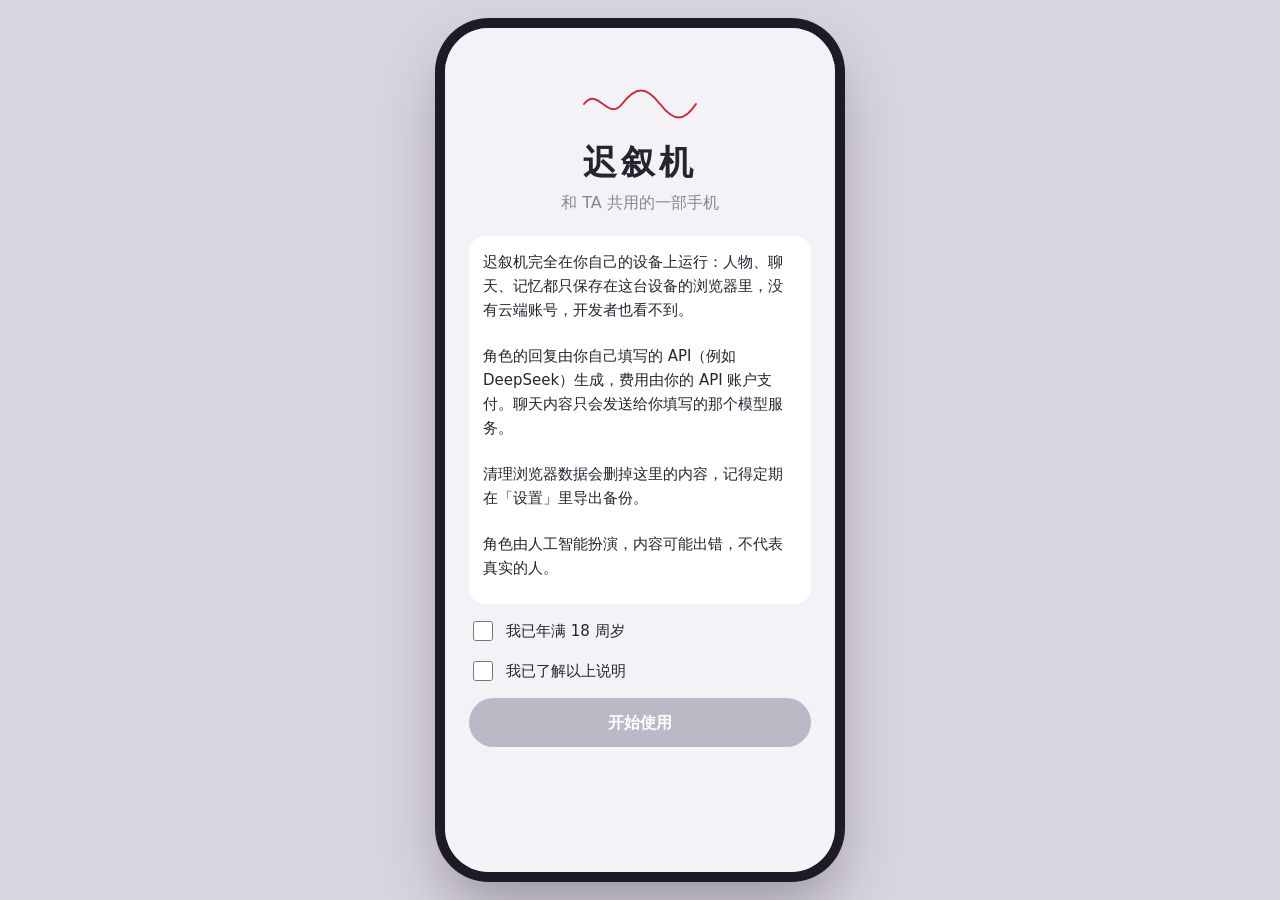
<file: index.html>
<!doctype html>
<html lang="zh-CN">
<head>
  <meta charset="utf-8" />
  <meta name="viewport" content="width=device-width, initial-scale=1, viewport-fit=cover, interactive-widget=resizes-content" />
  <meta name="theme-color" content="#24263a" />
  <meta name="apple-mobile-web-app-capable" content="yes" />
  <meta name="apple-mobile-web-app-status-bar-style" content="default" />
  <meta name="apple-mobile-web-app-title" content="迟叙机" />
  <link rel="manifest" href="manifest.webmanifest" />
  <link rel="icon" href="icon-192.png" />
  <link rel="apple-touch-icon" href="apple-touch-icon.png" />
  <title>迟叙机</title>
  <link rel="stylesheet" href="assets/app-WX6SKMQD.css" />
</head>
<body>
  <div id="root"></div>
  <noscript>需要开启浏览器的 JavaScript 才能使用迟叙机。</noscript>
  <script type="module" src="assets/app-M77MM2S5.js"></script>
</body>
</html>
</file>
<file: assets/app-WX6SKMQD.css>
:root{--paper: #f4f2f7;--card: #ffffff;--ink: #27232f;--mist: #8a8496;--line: #e4e0ea;--thread: #c2313a;--thread-soft: #f6e3e5;--night: #24263a;--night-2: #34304a;--me: #2f2c3d;--serif: "Songti SC", "Noto Serif SC", "Source Han Serif SC", "STSong", "SimSun", serif;--sans: "PingFang SC", "HarmonyOS Sans SC", "MiSans", "Noto Sans SC", "Microsoft YaHei", system-ui, sans-serif;--r-sm: 10px;--r-md: 16px;--safe-t: env(safe-area-inset-top, 0px);--safe-b: env(safe-area-inset-bottom, 0px);--bar-b: 0px;--safe-l: env(safe-area-inset-left, 0px);--safe-r: env(safe-area-inset-right, 0px)}*{box-sizing:border-box}html,body{height:var(--app-h, 100%);margin:0;overflow:hidden;overscroll-behavior:none}html{background:#24263a;background-repeat:no-repeat}#root{position:fixed;top:0;left:0;right:0;height:100%}.edge-ext{position:fixed;left:0;right:0;height:calc(50% + 200px);pointer-events:none;z-index:-2}.edge-top{top:-200px}.edge-bottom{bottom:-200px}@media(min-width:560px)and (min-height:700px){.edge-ext{display:none}}@supports (height: 100lvh){:root{--bar-b: max(0px, calc(100lvh - 100dvh) );--safe-b: calc(env(safe-area-inset-bottom, 0px) + var(--bar-b))}#root{height:var(--app-h, 100lvh);bottom:auto}}body{font-family:var(--sans);font-size:16px;line-height:1.6;color:var(--ink);background:transparent;-webkit-font-smoothing:antialiased;-webkit-tap-highlight-color:transparent}button,input,textarea{font:inherit;color:inherit}button{cursor:pointer}button:disabled{cursor:default}:focus-visible{outline:2px solid var(--thread);outline-offset:2px}@media(min-width:560px)and (min-height:700px){body{background:#d9d5df}}.sr-only{position:absolute;width:1px;height:1px;overflow:hidden;clip:rect(0 0 0 0);white-space:nowrap}.stage{height:100%;display:flex;align-items:center;justify-content:center}.phone{position:relative;width:100%;height:100%;background:var(--paper);overflow:hidden}.screen{height:100%;display:flex;flex-direction:column}:root{--ease-spring: cubic-bezier(.32, .72, 0, 1);--ease-out: cubic-bezier(.22, .8, .24, 1)}.screen-stack{position:relative;flex:1;min-height:0;overflow:hidden;background:#15141c;isolation:isolate}.screen-layer{position:absolute;inset:0;display:flex;flex-direction:column;background:var(--paper)}.screen-layer[aria-hidden=true]{pointer-events:none}.screen-layer[class*=-back-out]{z-index:2}.is-zoom-forward-in{transform-origin:var(--ox, 50%) var(--oy, 60%);animation:zoom-open .4s var(--ease-spring) both}.is-zoom-back-out{transform-origin:var(--ox, 50%) var(--oy, 60%);animation:zoom-close .3s cubic-bezier(.4,0,.2,1) both}@keyframes zoom-open{0%{transform:scale(.16);opacity:0}35%{opacity:1}to{transform:none;opacity:1}}@keyframes zoom-close{0%{transform:none;opacity:1}45%{opacity:.35}to{transform:scale(.4);opacity:0;visibility:hidden}}.is-push-forward-in{animation:push-in .42s var(--ease-spring) both;box-shadow:-12px 0 32px #15141c29}.is-push-forward-out{animation:push-away .42s var(--ease-spring) both}.is-push-back-out{animation:pop-out .4s var(--ease-spring) both;box-shadow:-12px 0 32px #15141c29}.is-push-back-in{animation:pop-under .4s var(--ease-spring) both}@keyframes push-in{0%{transform:translate3d(100%,0,0)}to{transform:none}}@keyframes push-away{0%{transform:none;opacity:1}to{transform:translate3d(-28%,0,0);opacity:.7}}@keyframes pop-out{0%{transform:none}to{transform:translate3d(100%,0,0)}}@keyframes pop-under{0%{transform:translate3d(-28%,0,0);opacity:.7}to{transform:none;opacity:1}}.is-fade-forward-in,.is-fade-back-in{animation:fade-in .26s var(--ease-out) both}.is-fade-forward-out,.is-fade-back-out{animation:fade-out .2s ease both;z-index:0!important}@keyframes fade-in{0%{opacity:0;transform:translate3d(0,8px,0) scale(.995)}to{opacity:1;transform:none}}@keyframes fade-out{0%{opacity:1}to{opacity:0}}@media(prefers-reduced-motion:reduce){.screen-layer[class*=is-]{animation-duration:.16s!important}}@media(min-width:560px)and (min-height:700px){.phone{width:390px;height:min(844px,calc(100dvh - 48px));border-radius:44px;box-shadow:0 0 0 10px #1d1b26,0 30px 60px #1d1b2659}}.page{display:flex;flex-direction:column;height:100%;min-height:0}.page-body{flex:1;overflow-y:auto;padding:8px calc(16px + var(--safe-r)) calc(24px + var(--safe-b)) calc(16px + var(--safe-l));display:flex;flex-direction:column;gap:14px}.topbar{display:grid;grid-template-columns:44px 1fr 64px;align-items:center;padding:max(10px,var(--safe-t)) calc(8px + var(--safe-r)) 8px calc(8px + var(--safe-l));background:var(--paper);border-bottom:1px solid var(--line)}.topbar-title{text-align:center;min-width:0;display:flex;flex-direction:column;align-items:center;gap:2px}.topbar-title h1{font-family:var(--serif);font-size:18px;font-weight:700;margin:0;white-space:nowrap;overflow:hidden;text-overflow:ellipsis;max-width:100%}.topbar-right{display:flex;justify-content:flex-end}.icon-btn{width:44px;height:44px;border:0;background:none;display:grid;place-items:center;border-radius:50%}.icon-btn-spacer{width:44px;height:44px;display:block}.text-btn{border:0;background:none;color:var(--thread);font-weight:600;padding:8px 10px}.text-btn:disabled{color:var(--mist)}.text-btn.danger{color:var(--thread);font-weight:400;font-size:14px}.lead{margin:4px 2px;color:var(--mist);font-size:14px}.muted{color:var(--mist)}.small{font-size:13px}.card{background:var(--card);border-radius:var(--r-md);padding:16px;display:flex;flex-direction:column;gap:12px}.card-title{font-family:var(--serif);font-size:17px;margin:0}.row-between{display:flex;align-items:center;justify-content:space-between;gap:12px}.kv{display:flex;justify-content:space-between;gap:12px}.loading{padding:40px;text-align:center;color:var(--mist)}.error-box{padding:16px;text-align:center;color:var(--thread)}.field{display:flex;flex-direction:column;gap:6px}.field>span{font-size:14px;color:var(--mist)}.field input,.field textarea{width:100%;border:1px solid var(--line);background:#fbfafc;border-radius:var(--r-sm);padding:10px 12px;font-size:16px;line-height:1.5;resize:vertical}.field input:focus,.field textarea:focus{outline:none;border-color:var(--ink);background:#fff}.check{display:flex;gap:10px;align-items:center;font-size:15px}.check input{width:20px;height:20px;accent-color:var(--thread)}.link{border:0;background:none;padding:0 4px;color:var(--thread);text-decoration:underline;text-underline-offset:3px}.btn{border:0;border-radius:999px;padding:12px 18px;font-size:16px;font-weight:600;width:100%}.btn-primary{background:var(--ink);color:#fff}.btn-primary:disabled{background:#bdb8c6}.btn-ghost{background:transparent;color:var(--ink);font-weight:400}.btn-ghost:disabled{color:var(--mist)}.btn-light{background:#fff;color:var(--ink);width:auto;padding:12px 28px}.btn-danger{background:var(--thread);color:#fff}.btn-danger:disabled{background:#d9b5b8}.btn-danger-ghost{background:none;border:0;color:var(--thread);padding:14px;font-size:15px}.tag{font-size:12px;padding:1px 8px;border-radius:999px;background:#ece9f1;color:var(--ink);white-space:nowrap}.tag-red{background:var(--thread-soft);color:var(--thread)}.tag-grey{color:var(--mist)}.thread{display:inline-flex;align-items:center;gap:6px;border:0;background:none;padding:2px 4px;color:var(--thread);font-size:13px;max-width:100%}.thread span{white-space:nowrap;overflow:hidden;text-overflow:ellipsis;color:var(--ink)}.thread.is-archived span{color:var(--mist)}.avatar{display:inline-grid;place-items:center;border-radius:50%;color:#fff;flex:none;font-family:var(--serif);font-weight:700;text-shadow:0 1px 1px rgba(0,0,0,.15)}.login{flex:1;overflow-y:auto;padding:56px 24px 32px;display:flex;flex-direction:column;gap:20px}.login-mark{text-align:center;color:var(--thread)}.login-mark h1{font-family:var(--serif);font-size:34px;letter-spacing:.12em;margin:4px 0 0;color:var(--ink)}.login-mark p{margin:0;color:var(--mist)}.login-form{display:flex;flex-direction:column;gap:14px}.dev-note{background:#fff6dd;border-radius:var(--r-sm);padding:8px 12px;font-size:14px;margin:0}.signup-box{display:flex;flex-direction:column;gap:12px;background:var(--card);padding:14px;border-radius:var(--r-md)}.signup-box p{margin:0;font-size:14px}.form-error{color:var(--thread);text-align:center;margin:0}.terms p{margin:0 0 10px;font-size:15px}.home{flex:1;overflow-y:auto;color:#fff;padding:max(48px,calc(var(--safe-t) + 20px)) calc(22px + var(--safe-r)) calc(24px + var(--safe-b)) calc(22px + var(--safe-l));display:flex;flex-direction:column;gap:28px;background:url("data:image/svg+xml,%3Csvg xmlns='http://www.w3.org/2000/svg' viewBox='0 0 400 800' preserveAspectRatio='none'%3E%3Cpath d='M-20 260 C 90 200, 140 360, 230 300 S 360 180, 420 250' fill='none' stroke='%23c2313a' stroke-opacity='.55' stroke-width='1.4'/%3E%3Cpath d='M230 300 C 280 420, 200 520, 300 600 S 380 760, 430 820' fill='none' stroke='%23c2313a' stroke-opacity='.3' stroke-width='1.2'/%3E%3C/svg%3E") center / 100% 100% no-repeat,linear-gradient(180deg,var(--night) 0%,var(--night-2) 100%);background-color:var(--night)}.home-clock{display:flex;flex-direction:column;align-items:center}.home-time{font-size:64px;font-weight:200;line-height:1.1;letter-spacing:.02em}.home-date{font-size:14px;opacity:.75}.home-who{display:flex;flex-direction:column;align-items:center;gap:6px}.home-person{display:flex;flex-direction:column;align-items:center;gap:6px;border:0;background:none;color:#fff}.home-name{font-family:var(--serif);font-size:24px;font-weight:700;letter-spacing:.06em}.home-switch{font-size:12px;opacity:.6}.home-who .thread{color:#ff8a92}.home-who .thread span{color:#ffffffd9}.home-empty{text-align:center;display:flex;flex-direction:column;align-items:center;gap:8px;padding:0 8px}.home-empty h2{font-family:var(--serif);margin:0}.home-empty p{margin:0 0 8px;opacity:.75;font-size:15px}.home-apps{display:grid;grid-template-columns:repeat(4,1fr);gap:20px 8px;margin-top:auto}.app{border:0;background:none;color:#fff;display:flex;flex-direction:column;align-items:center;gap:6px;position:relative}.app-glyph{width:58px;height:58px;border-radius:16px;background:var(--paper);color:var(--ink);display:grid;place-items:center;font-family:var(--serif);font-size:26px;font-weight:700}.app-label{font-size:12px}.app.is-soon .app-glyph{background:#f4f2f738;color:#ffffffb3}.app.is-soon .app-label{opacity:.6}.app-soon{position:absolute;top:-6px;right:2px;font-size:10px;background:var(--night);border:1px solid rgba(255,255,255,.3);border-radius:999px;padding:0 5px}.chat-list{flex:1;overflow-y:auto;padding:12px 12px 8px;display:flex;flex-direction:column;gap:10px;overscroll-behavior:contain}.chat-empty{text-align:center;color:var(--mist);margin:auto 24px;font-size:15px}.load-more{font-size:14px}.msg{display:flex;gap:10px;align-items:flex-start;max-width:100%}.msg>.avatar,.msg-me-avatar .avatar,.msg>.msg-me-avatar+* .avatar{border-radius:5px;flex:none}.msg-me>.avatar{border-radius:5px}.msg.is-pending{opacity:.6}.msg-time{align-self:center;font-size:12px;color:#a3a0ab;margin:6px 0 -2px}.chat.has-bg .msg-time{color:#ffffffe6;text-shadow:0 1px 2px rgba(0,0,0,.45)}.msg-me{flex-direction:row-reverse}.msg-body{display:flex;flex-direction:column;max-width:76%}.msg-me .msg-body{align-items:flex-end}.bubble{position:relative;padding:9px 12px;border-radius:6px;white-space:pre-wrap;word-break:break-word;font-size:16px;line-height:1.5;background:var(--card);min-height:40px}.msg-me .bubble{background:var(--me);color:#fff;border-radius:6px}.msg .msg-body>.bubble:before{content:"";position:absolute;top:14px;width:10px;height:10px;background:inherit;border-radius:1.5px;transform:rotate(45deg)}.msg-them .msg-body>.bubble:before{left:-4px}.msg-me .msg-body>.bubble:before{right:-4px}.msg .msg-body>.bubble.typing:before{top:14px}.msg-meta{display:flex;gap:6px;align-items:center;font-size:11px;color:var(--mist);padding:2px 4px 0}.msg-more{border:0;background:none;color:var(--mist);padding:0 6px;letter-spacing:1px;font-size:14px;line-height:1;min-height:24px}.typing{display:flex;gap:4px;padding:14px}.typing i{width:6px;height:6px;border-radius:50%;background:var(--mist);animation:blink 1.2s infinite}.typing i:nth-child(2){animation-delay:.2s}.typing i:nth-child(3){animation-delay:.4s}@keyframes blink{0%,80%,to{opacity:.25}40%{opacity:1}}@media(prefers-reduced-motion:reduce){.typing i{animation:none;opacity:.6}}.sys-note{align-self:center;font-size:12px;color:var(--mist);background:#ebe8f0;padding:2px 10px;border-radius:999px}.fork-divider{display:flex;align-items:center;gap:8px;margin:6px 0;color:var(--thread);font-size:12px}.fork-divider:before,.fork-divider:after{content:"";flex:1;height:1px;background:currentColor;opacity:.5}.fork-divider span{white-space:nowrap}.composer{display:flex;gap:8px;align-items:flex-end;padding:8px 10px calc(8px + var(--safe-b));border-top:1px solid var(--line);background:var(--paper)}.composer textarea{flex:1;border:1px solid var(--line);border-radius:20px;padding:9px 14px;resize:none;max-height:120px;field-sizing:content;background:#fff;font-size:16px;line-height:1.4}.composer textarea:focus{outline:none;border-color:var(--ink)}.send{width:40px;height:40px;border-radius:50%;border:0;background:var(--thread);color:#fff;display:grid;place-items:center;flex:none}.send:disabled{background:#d8d3de}.composer-off{justify-content:center;color:var(--mist);font-size:14px;text-align:center}.sheet-backdrop{position:absolute;inset:0;background:#1d1b2666;display:flex;align-items:flex-end;z-index:20;animation:backdrop-in .3s ease both}.sheet-backdrop .sheet{animation:sheet-up .44s var(--ease-spring) both}.sheet-backdrop.is-closing{animation:backdrop-out .26s ease both;pointer-events:none}.sheet-backdrop.is-closing .sheet{animation:sheet-down .26s cubic-bezier(.4,0,.9,.6) both}@keyframes backdrop-in{0%{background:#1d1b2600}to{background:#1d1b2666}}@keyframes backdrop-out{0%{background:#1d1b2666}to{background:#1d1b2600}}@keyframes sheet-up{0%{transform:translate3d(0,100%,0)}to{transform:none}}@keyframes sheet-down{0%{transform:none}to{transform:translate3d(0,100%,0)}}@media(prefers-reduced-motion:reduce){.sheet-backdrop,.sheet-backdrop .sheet,.sheet-backdrop.is-closing,.sheet-backdrop.is-closing .sheet{animation-duration:.12s}}.sheet{width:100%;max-height:88%;overflow-y:auto;background:var(--paper);border-radius:22px 22px 0 0;padding:8px 18px calc(20px + var(--safe-b));display:flex;flex-direction:column;gap:12px}.sheet form{display:flex;flex-direction:column;gap:14px}.sheet p{margin:0}.sheet-handle{width:40px;height:4px;border-radius:2px;background:#cfcad6;align-self:center;margin-bottom:4px}.sheet-title{font-family:var(--serif);font-size:18px;margin:0;text-align:center}.menu{display:flex;flex-direction:column;background:var(--card);border-radius:var(--r-md);overflow:hidden}.menu button{border:0;background:none;text-align:left;padding:14px 16px;display:flex;flex-direction:column;gap:2px}.menu button+button{border-top:1px solid var(--line)}.menu button span{font-size:13px;color:var(--mist)}.menu button.danger b{color:var(--thread)}.quote{margin:0;padding:10px 14px;border-left:3px solid var(--thread);background:var(--card);border-radius:0 var(--r-sm) var(--r-sm) 0;font-size:15px;white-space:pre-wrap;max-height:120px;overflow:auto}.toast{position:absolute;left:50%;top:calc(76px + var(--safe-t));transform:translate(-50%);background:var(--ink);color:#fff;padding:9px 16px;border-radius:999px;font-size:14px;z-index:30;max-width:86%;text-align:center;animation:toast-in .36s var(--ease-spring) both,toast-out .3s ease 2.3s both}@keyframes toast-in{0%{opacity:0;transform:translate(-50%,-10px) scale(.96)}to{opacity:1;transform:translate(-50%)}}@keyframes toast-out{to{opacity:0;transform:translate(-50%,-6px)}}@media(prefers-reduced-motion:reduce){.toast{animation:none}}.threads{list-style:none;margin:0;padding:0;display:flex;flex-direction:column}.thread-row{position:relative;padding-left:calc(var(--depth) * 22px + 22px)}.thread-row:before{content:"";position:absolute;top:0;bottom:0;left:calc(var(--depth) * 22px + 8px);width:1.5px;background:#cbc5d3}.thread-row:after{content:"";position:absolute;top:22px;left:calc(var(--depth) * 22px + 3px);width:12px;height:12px;border-radius:50%;background:var(--paper);border:1.5px solid #a9a2b4}.thread-row.is-view:before{background:var(--thread)}.thread-row.is-view:after{background:var(--thread);border-color:var(--thread)}.thread-row.is-archived{opacity:.55}.thread-node{width:100%;text-align:left;border:0;background:none;padding:12px 4px 12px 6px;display:flex;flex-direction:column;gap:2px;border-radius:var(--r-sm)}.thread-node:hover{background:#fff9}.thread-name{font-family:var(--serif);font-size:17px;font-weight:700}.thread-tags{display:flex;gap:6px;flex-wrap:wrap}.thread-tags:empty{display:none}.thread-info{font-size:13px;color:var(--mist)}.switch{position:relative;width:50px;height:30px;flex:none}.switch input{position:absolute;opacity:0;inset:0;margin:0;cursor:pointer;z-index:1}.switch span[aria-hidden]{position:absolute;inset:0;border-radius:999px;background:#d8d3de;transition:background .2s}.switch span[aria-hidden]:after{content:"";position:absolute;top:3px;left:3px;width:24px;height:24px;border-radius:50%;background:#fff;transition:transform .2s;box-shadow:0 1px 2px #0003}.switch input:checked+span{background:var(--thread)}.switch input:checked+span:after{transform:translate(20px)}.switch input:disabled+span{opacity:.5}.switch input:focus-visible+span{outline:2px solid var(--thread);outline-offset:2px}.choices{border:0;padding:0;margin:0;display:flex;flex-direction:column;gap:8px}.choice{display:flex;gap:10px;align-items:flex-start;background:var(--card);border:1.5px solid transparent;border-radius:var(--r-sm);padding:12px;cursor:pointer}.choice.is-on{border-color:var(--thread)}.choice input{accent-color:var(--thread);margin-top:5px}.choice span{display:flex;flex-direction:column}.choice small{color:var(--mist);font-size:13px}.version-row{display:grid;grid-template-columns:auto 1fr auto;gap:10px;align-items:baseline;font-size:14px}.people{list-style:none;margin:0;padding:0;display:flex;flex-direction:column;gap:8px}.person{width:100%;display:flex;align-items:center;gap:12px;padding:12px;border:0;border-radius:var(--r-md);background:var(--card);text-align:left}.person-text{flex:1;display:flex;flex-direction:column;align-items:flex-start;min-width:0}.person-text b{font-family:var(--serif);font-size:17px}.person-text .thread{padding:0}.segmented{display:flex;margin:10px 16px 0;background:#e6e2ec;border-radius:999px;padding:3px}.segmented button{flex:1;border:0;background:none;border-radius:999px;padding:6px;font-size:14px}.segmented button[aria-selected=true]{background:#fff;font-weight:600}.grid-3{display:grid;grid-template-columns:repeat(3,1fr);gap:8px}.fresh{display:flex;flex-direction:column;gap:6px}.fresh pre{margin:0;background:#fbfafc;border:1px dashed var(--line);padding:10px;border-radius:var(--r-sm);font-size:15px;letter-spacing:.08em}.admin-list{list-style:none;margin:0;padding:0;display:flex;flex-direction:column;gap:6px}.admin-list li{background:var(--card);border-radius:var(--r-sm);padding:10px 12px;display:flex;flex-wrap:wrap;align-items:center;gap:4px 10px}.admin-list li .small{flex:1 1 60%}.code{border:0;background:none;padding:0;font-weight:700;letter-spacing:.08em}.msg-img{max-width:200px;max-height:260px;border-radius:6px;display:block;margin-bottom:4px;object-fit:cover;background:#e6e2ec}.msg-me .msg-img{margin-left:auto}.reply-missing{align-self:center;display:flex;flex-direction:column;align-items:center;gap:2px;font-size:13px;color:var(--mist)}.reply-missing .btn{width:auto;padding:6px 16px;color:var(--thread);font-weight:600}.attach{width:40px;height:40px;border:0;background:none;color:var(--ink);display:grid;place-items:center;flex:none;border-radius:50%}.attach:disabled{color:var(--mist)}.composer-field{flex:1;min-width:0;display:flex;flex-direction:column;border:1px solid var(--line);border-radius:20px;background:#fff;transition:border-color .15s}.composer-field:focus-within{border-color:var(--ink)}.composer .composer-field textarea{flex:none;width:100%;border:0;border-radius:0;background:transparent}.composer .composer-field textarea:focus{border:0}.composer-field.has-img{border-radius:18px;padding-top:8px}.composer-img{position:relative;align-self:flex-start;width:76px;height:76px;margin:0 0 2px 8px;animation:composer-img-in .22s ease-out both}.composer-img-view{display:block;width:100%;height:100%;padding:0;border:0;background:none;border-radius:12px;overflow:hidden;box-shadow:0 2px 8px #1e1c2824}.composer-img-view img{display:block;width:100%;height:100%;object-fit:cover}.composer-img-x{position:absolute;top:-7px;right:-7px;width:22px;height:22px;padding:0;border-radius:50%;border:2px solid #fff;background:#1e1c24b8;color:#fff;display:grid;place-items:center;box-shadow:0 1px 4px #00000038}.composer-img-x:after{content:"";position:absolute;inset:-10px}@keyframes composer-img-in{0%{opacity:0;transform:scale(.85)}to{opacity:1;transform:none}}.img-viewer{position:fixed;inset:0;z-index:9000;display:flex;flex-direction:column;align-items:center;justify-content:center;gap:14px;background:#0c0a10e6;animation:img-viewer-in .18s ease-out both}.img-viewer img{max-width:92vw;max-height:82vh;border-radius:10px;object-fit:contain}.img-viewer span{color:#fff9;font-size:13px}@keyframes img-viewer-in{0%{opacity:0}to{opacity:1}}@media(prefers-reduced-motion:reduce){.composer-img,.img-viewer{animation:none}}.card-attn{border:1.5px solid var(--thread)}.mem{display:flex;flex-direction:column;gap:2px;padding-bottom:10px;border-bottom:1px solid var(--line)}.mem:last-child{border-bottom:0;padding-bottom:0}.mem p{margin:0;font-size:15px}.mem-actions{display:flex;gap:4px;justify-content:flex-end}.mem-actions .text-btn{padding:2px 8px;font-size:13px}.muted-btn{color:var(--mist)!important;font-weight:400!important}.stat-grid{display:grid;grid-template-columns:1fr 1fr;gap:8px}.stat{background:#fbfafc;border-radius:var(--r-sm);padding:10px 12px}.stat b{display:block;font-size:22px;font-family:var(--serif)}.stat span{font-size:13px;color:var(--mist)}.avatar-img{object-fit:cover;border-radius:50%;display:inline-block;background:#e6e2ec}.create{display:flex;flex-direction:column;gap:14px}.create-head{display:flex;gap:14px;align-items:flex-end}.grow{flex:1;min-width:0}.avatar-picker{display:flex;flex-direction:column;align-items:center;gap:2px}.avatar-btn{position:relative;border:0;background:none;padding:0;border-radius:50%}.avatar-badge{position:absolute;right:-2px;bottom:-2px;width:24px;height:24px;border-radius:50%;background:var(--ink);color:#fff;font-size:12px;display:grid;place-items:center;border:2px solid #fff}.field select{width:100%;border:1px solid var(--line);background:#fbfafc;border-radius:var(--r-sm);padding:10px 12px;font-size:16px}.world-peek{margin:0;font-size:13px;color:var(--mist);white-space:pre-wrap;display:-webkit-box;-webkit-line-clamp:3;-webkit-box-orient:vertical;overflow:hidden}.world-peek-row{display:flex;align-items:flex-start;gap:8px}.world-peek-row .world-peek{flex:1}.world-card .btn-danger-ghost{padding:4px;align-self:flex-start}.save-state{text-align:center;min-height:1.4em;margin:0}.draft-row{display:flex;align-items:center;gap:4px}.draft-row .person{flex:1}.msg-img-loading{width:160px;height:120px}.row-2{display:grid;grid-template-columns:1fr 1fr;gap:8px}.app-glyph{position:relative}.app-badge{position:absolute;top:-6px;right:-6px;min-width:18px;height:18px;padding:0 5px;border-radius:999px;background:#fa5151;color:#fff;font-family:var(--sans);font-size:11px;font-weight:600;line-height:18px;text-align:center}.toggle-row{display:flex;align-items:center;justify-content:space-between;gap:12px}.toggle-row>span:first-child{display:flex;flex-direction:column}.toggle-row small{color:var(--mist);font-size:13px}.wx{background:#fff;position:relative}.wx-scroll{flex:1;overflow-y:auto;padding-bottom:calc(40px + var(--safe-b))}.wx-cover{position:relative;height:290px;margin-bottom:52px;background:url("data:image/svg+xml,%3Csvg xmlns='http://www.w3.org/2000/svg' viewBox='0 0 400 300' preserveAspectRatio='none'%3E%3Cpath d='M-10 200 C 80 120, 150 260, 240 180 S 360 90, 420 150' fill='none' stroke='%23c2313a' stroke-opacity='.6' stroke-width='1.4'/%3E%3C/svg%3E") center / 100% 100% no-repeat,linear-gradient(160deg,#34304a,#24263a 60%,#1d1b26);background-color:#312e46}.wx-cover-bar{position:absolute;top:0;left:0;right:0;display:flex;justify-content:space-between;padding:max(8px,var(--safe-t)) 8px 0}.wx-light{color:#fff}.wx-owner{position:absolute;right:16px;bottom:-36px;display:flex;align-items:flex-start;gap:16px}.wx-owner-name{color:#fff;font-size:18px;font-weight:600;margin-top:14px;text-shadow:0 1px 3px rgba(0,0,0,.4)}.wx-me{display:inline-grid;place-items:center;border-radius:6px;background:#c9c5d1;color:#fff;font-weight:600;flex:none}.wx-owner-avatar{width:70px;height:70px;font-size:26px;border:2px solid #fff;border-radius:8px}.wx-empty{color:#888;font-size:14px;text-align:center;padding:24px 32px;line-height:1.8}.wx-list{list-style:none;margin:0;padding:0}.wx-post{display:flex;gap:10px;padding:14px 16px;border-bottom:1px solid #eee}.wx-post>.avatar,.wx-post>.wx-me{border-radius:6px}.wx-post .avatar-img{border-radius:6px}.wx-body{flex:1;min-width:0}.wx-name{color:#576b95;font-weight:600;font-size:15px;line-height:1.4}.wx-text{font-size:15px;color:#191919;white-space:pre-wrap;word-break:break-word;margin-top:3px;line-height:1.55}.wx-pics{display:grid;gap:4px;margin-top:8px;grid-template-columns:repeat(3,80px)}.wx-pics.n1{grid-template-columns:auto}.wx-pics.n2{grid-template-columns:repeat(2,80px)}.wx-pic{width:80px;height:80px;background:#f2f2f2;display:block;overflow:hidden;position:relative;border:0;padding:0}.wx-pic img{width:100%;height:100%;object-fit:cover;display:block}.wx-pic.is-single{width:fit-content;height:auto;max-width:180px;max-height:180px;background:none}.wx-pic.is-single img{width:auto;height:auto;max-width:180px;max-height:180px;object-fit:contain}.wx-meta{display:flex;justify-content:space-between;align-items:center;margin-top:8px;color:#b2b2b2;font-size:12px}.wx-actions-wrap{position:relative;display:flex;align-items:center}.wx-dots{border:0;background:#f7f7f7;color:#576b95;border-radius:4px;padding:0 8px;height:22px;font-weight:700;letter-spacing:1px;line-height:1}.wx-actions{position:absolute;right:40px;top:50%;transform:translateY(-50%);display:flex;background:#4c4c4c;border-radius:4px;overflow:hidden;white-space:nowrap}.wx-actions button{border:0;background:none;color:#fff;padding:8px 16px;font-size:13px}.wx-actions button+button{border-left:1px solid #3a3a3a}.wx-box{margin-top:8px;background:#f7f7f7;border-radius:4px;font-size:14px;position:relative}.wx-box:before{content:"";position:absolute;top:-6px;left:12px;border:6px solid transparent;border-top:0;border-bottom-color:#f7f7f7}.wx-likes{color:#576b95;padding:5px 10px}.wx-likes+.wx-comments{border-top:1px solid #ececec}.wx-comments{padding:5px 10px;display:flex;flex-direction:column;gap:2px;color:#191919}.wx-comments b{color:#576b95;font-weight:600}.wx-comment-bar{position:absolute;left:0;right:0;bottom:0;display:flex;gap:8px;align-items:center;padding:8px 10px calc(8px + var(--safe-b));background:#f7f7f7;border-top:1px solid #e5e5e5}.wx-comment-bar input{flex:1;border:0;border-radius:4px;padding:9px 10px;font-size:16px;background:#fff}.wx-send{border:0;background:#07c160;color:#fff;border-radius:4px;padding:7px 14px;font-size:15px;font-weight:600}.wx-send:disabled{background:#b5e8cc}.wx-text-btn{border:0;background:none;font-size:16px;color:#191919;padding:6px 4px}.wx-compose{background:#fff}.wx-compose-top{display:flex;justify-content:space-between;align-items:center;padding:max(10px,var(--safe-t)) 14px 10px}.wx-compose-text{width:100%;border:0;resize:none;font-size:17px;line-height:1.6;padding:4px 0;background:transparent}.wx-compose-text:focus{outline:none}.wx-compose-grid{display:grid;grid-template-columns:repeat(3,1fr);gap:6px}.wx-compose-grid .wx-pic{width:100%;height:auto;aspect-ratio:1}.wx-pic-add{font-size:34px;color:#b2b2b2;background:#f2f2f2;display:grid!important;place-items:center}.wx-pic-del{position:absolute;top:2px;right:2px;width:22px;height:22px;border-radius:50%;border:0;background:#0000008c;color:#fff;line-height:1}.wx-compose-who{display:flex;justify-content:space-between;border-top:1px solid #eee;padding:14px 0;font-size:15px;color:#191919;margin-top:12px}.wx-compose-who span:last-child{color:#888}.diary,.diary .topbar{background:#f6f1e7}.diary-page{background:#fffdf8;border-radius:4px;padding:18px 18px 22px;box-shadow:0 1px #e9e1cf;background-image:repeating-linear-gradient(to bottom,transparent 0,transparent 31px,#efe6d4 31px,#efe6d4 32px);background-position:0 18px}.diary-page h2{font-family:var(--serif);font-size:15px;line-height:32px;color:#8a6f4a;margin:0;font-weight:700}.diary-page p{margin:0;font-family:var(--serif);font-size:16px;line-height:32px;color:#3a3226;white-space:pre-wrap}.wx-del{border:0;background:none;color:#576b95;font-size:12px;margin-left:10px;padding:0}.wx-comment{display:block;width:100%;text-align:left;border:0;background:none;padding:1px 0;font:inherit;color:inherit}.wx-comment:active{background:#e5e5e5}.sheet-quote{font-family:var(--serif);color:var(--ink);background:#fff;border-radius:10px;padding:10px 12px}.notice{position:absolute;left:8px;right:8px;top:max(8px,var(--safe-t));z-index:40;display:grid;grid-template-columns:1fr;gap:2px;text-align:left;border:0;border-radius:18px;padding:10px 14px 12px;background:#faf9fcf0;backdrop-filter:blur(16px);-webkit-backdrop-filter:blur(16px);box-shadow:0 10px 30px #1d1b2638;color:var(--ink);font:inherit;animation:notice-in .35s cubic-bezier(.2,.9,.3,1.2)}.notice-app{font-size:12px;color:var(--mist)}.notice b{font-size:15px}.notice-body{font-size:14px;line-height:1.45;display:-webkit-box;-webkit-line-clamp:2;-webkit-box-orient:vertical;overflow:hidden}@keyframes notice-in{0%{transform:translateY(-120%);opacity:0}to{transform:none;opacity:1}}@media(prefers-reduced-motion:reduce){.notice{animation:none}}.grid-2{display:grid;grid-template-columns:1fr 1fr;gap:10px}.card-sub{font-size:13px;color:var(--mist);font-weight:600;margin:8px 0 0;letter-spacing:1px}.toggle-row.is-off{opacity:.45}.room,.room .topbar{background:#f7f1e8}.room-body{padding-top:4px}.room-svg{width:100%;height:auto;display:block;margin:0 auto;max-width:520px;touch-action:manipulation}.room-hit{cursor:pointer;outline:none}.room-hit:focus-visible{filter:drop-shadow(0 0 3px #c2313a)}.room-hit:active{opacity:.8}.room-plus{font-size:12px;fill:#96785a99;font-family:var(--sans)}.room-cal{font-size:9px;fill:#3a3226;font-family:var(--sans);font-weight:700}.room-zzz{font-size:9px;fill:#8a84a8;font-family:var(--serif);font-style:italic}.room-note.is-new{animation:note-wiggle 1.6s ease-in-out infinite;transform-box:fill-box;transform-origin:top center}@keyframes note-wiggle{0%,to{transform:rotate(0)}50%{transform:rotate(-6deg)}}.room-glow{animation:glow 1.4s ease-in-out infinite}@keyframes glow{0%,to{opacity:.15}50%{opacity:.55}}@media(prefers-reduced-motion:reduce){.room-note.is-new,.room-glow{animation:none}}.room-status{display:flex;align-items:center;gap:8px;justify-content:center;font-family:var(--serif);color:#5a4a3a;margin:6px 0 0}.room-status .dot{width:8px;height:8px;border-radius:50%}.room-tip{text-align:center;line-height:1.7}.room-pick{width:100%;aspect-ratio:4 / 3;border:6px solid;border-radius:4px;background:#fff;display:grid;place-items:center;color:var(--mist);overflow:hidden;padding:0}.room-pick img{width:100%;height:100%;object-fit:cover}.room-frames{display:flex;gap:8px;flex-wrap:wrap}.room-frames button{display:flex;align-items:center;gap:6px;border:1px solid #e2dce8;background:#fff;border-radius:999px;padding:6px 12px;font-size:14px;color:var(--ink)}.room-frames button i{width:14px;height:14px;border-radius:3px;border:1px solid rgba(0,0,0,.12)}.room-frames button.is-on,.room-items button.is-on{border-color:var(--thread);box-shadow:0 0 0 1px var(--thread) inset}.room-photo-big{border:8px solid;border-radius:3px;background:#fff;box-shadow:0 6px 18px #3c28142e;min-height:120px;display:grid;place-items:center}.room-photo-big img{width:100%;max-height:52vh;object-fit:contain;display:block}.room-note-folded{position:relative;border:0;background:#fffaf0;color:#6a5a46;font-family:var(--serif);padding:12px 14px 12px 30px;text-align:left;box-shadow:0 3px 10px #3c28141f;transform:rotate(-1.2deg)}.room-note-open{position:relative;background:#fffaf0;padding:22px 18px 16px;box-shadow:0 6px 18px #3c281429;transform:rotate(-1deg);background-image:repeating-linear-gradient(to bottom,transparent 0,transparent 27px,#efe3cc 27px,#efe3cc 28px);background-position:0 14px}.room-note-open p{margin:0;font-family:var(--serif);font-size:17px;line-height:28px;color:#3a3226;white-space:pre-wrap}.room-note-open span{display:block;text-align:right;font-family:var(--serif);color:#8a6f4a;margin-top:6px}.pin{position:absolute;width:12px;height:12px;border-radius:50%;background:#c2313a;box-shadow:0 2px 4px #00000040}.room-note-open .pin{top:-5px;left:50%;margin-left:-6px}.room-note-folded .pin{left:10px;top:50%;margin-top:-6px}.room-actions{display:flex;justify-content:center;gap:24px}.room-slots{display:grid;gap:8px}.room-slots button{aspect-ratio:4 / 3;border:1px dashed #cdb497;background:#fffaf3;border-radius:6px;color:var(--mist);font-size:13px}.room-slots button.is-taken{background:#efe4d4;border-style:solid}.room-slots button.is-here{background:var(--ink);color:#fff;border-color:var(--ink)}.room-items{display:grid;grid-template-columns:repeat(4,1fr);gap:8px}.room-items button{display:flex;flex-direction:column;align-items:center;gap:2px;border:1px solid #e2dce8;background:#fff;border-radius:12px;padding:8px 2px;font-size:12px;color:var(--ink)}.room-keepsake-head{display:flex;align-items:center;gap:12px;background:#fff;border-radius:12px;padding:10px 12px}.room-keepsake-head p{margin:0;font-size:16px}.serif{font-family:var(--serif)}.room-snippet{display:flex;flex-direction:column;gap:6px}.room-snippet p{margin:0;font-size:14px;line-height:1.5;padding:8px 10px;border-radius:10px;background:#fff}.room-snippet p b{margin-right:6px;color:var(--mist);font-weight:600}.room-snippet p.is-source{box-shadow:0 0 0 1px #e7b8a8 inset;background:#fff7f2}.room-memlist{list-style:none;margin:0;padding:0;display:flex;flex-direction:column;gap:6px}.room-memlist button{width:100%;text-align:left;border:0;background:#fff;border-radius:10px;padding:10px 12px;font-size:15px;color:var(--ink)}.bubble{-webkit-touch-callout:none}.msg-more{min-width:36px;min-height:28px;font-size:16px}.chat-tip{display:flex;gap:10px;align-items:center;margin:0 10px 6px;padding:10px 12px;background:#fff;border-radius:12px;font-size:13px;line-height:1.5;color:var(--ink);box-shadow:0 2px 8px #27232f14}.chat-tip b{color:var(--thread);font-weight:600}.chat-tip button{flex:none;border:0;background:var(--ink);color:#fff;border-radius:999px;padding:6px 12px;font-size:13px}@media(hover:none){.bubble{-webkit-user-select:none;user-select:none}}.wtree-wrap{flex-shrink:0;background:#fff;border-radius:16px;padding:10px 6px;overflow-x:auto}.wtree{position:relative;min-width:100%}.wtree-svg{position:absolute;left:0;top:0;overflow:visible}.wtree-row{position:absolute;left:calc(var(--lanes) + 6px);right:4px;height:58px;display:flex;flex-direction:column;justify-content:center;gap:2px;border:0;background:none;text-align:left;padding:0 8px;border-radius:10px;color:var(--ink);font:inherit;min-width:200px}.wtree-row:active,.wtree-row:hover{background:#f6f3f9}.wtree-row.is-view{background:#fbf1f1}.wtree-name{font-family:var(--serif);font-size:16px;font-weight:700;display:flex;align-items:center;gap:6px;flex-wrap:wrap;border-left:3px solid var(--c);padding-left:7px;line-height:1.3}.wtree-sub{font-size:12.5px;color:var(--mist);line-height:1.4;overflow:hidden;text-overflow:ellipsis;display:-webkit-box;-webkit-line-clamp:2;-webkit-box-orient:vertical}.wtree-row:not(.is-end) .wtree-sub{padding-left:10px}.wtree-latest{display:inline-block;font-size:11px;color:var(--c);border:1px solid var(--c);border-radius:999px;padding:0 6px;margin-right:4px}.wtree-row.is-archived{opacity:.6}.wtree-endname{color:var(--ink);font-weight:600;margin-right:6px}.look-grid{display:grid;grid-template-columns:repeat(auto-fill,minmax(96px,1fr));gap:8px}.look-grid button{display:flex;flex-direction:column;align-items:center;gap:2px;border:1px solid #e2dce8;background:#fbf8f2;border-radius:14px;padding:10px 4px 8px;color:var(--ink);font:inherit}.look-grid button.is-on{border-color:var(--thread);box-shadow:0 0 0 1px var(--thread) inset;background:#fff}.look-grid img{height:84px;width:auto;image-rendering:auto}.look-grid b{font-size:13px}.look-grid span{font-size:11px;color:var(--mist)}.look-plain{display:block;width:26px;height:52px;border-radius:13px 13px 8px 8px;margin:16px 0;opacity:.85}.app-glyph.has-icon{background:none;padding:0;overflow:visible;box-shadow:none}.app-glyph.has-icon img{width:100%;height:100%;display:block;border-radius:inherit;box-shadow:0 6px 16px #0000002e}.app.is-soon .app-glyph.has-icon img{opacity:.55;filter:grayscale(.4)}.home.has-widgets{gap:20px;padding-top:36px}.home.has-widgets .home-time{font-size:52px}.home.has-widgets .home-who{gap:4px}.home.has-widgets .home-who .avatar{width:44px!important;height:44px!important}.home.has-widgets .home-name{font-size:20px}.widgets{display:grid;grid-template-columns:1fr 1fr;gap:14px}.widget{position:relative;aspect-ratio:1;border-radius:22px;border:0;padding:12px;color:#fff;overflow:hidden;font:inherit;text-align:left;background:#ffffff29;box-shadow:0 8px 24px #0000002e,inset 0 0 0 1px #ffffff1f}.widget-record{display:flex;flex-direction:column;padding:10px 10px 8px;background:linear-gradient(160deg,#403028c7,#201a1ed1)}.record-deck{position:relative;flex:1;border:0;background:none;padding:0;display:grid;place-items:center;min-height:0}.vinyl{position:relative;display:grid;place-items:center;aspect-ratio:1;height:100%;max-height:112px;border-radius:50%;background:repeating-radial-gradient(circle at 50% 50%,#151315 0 1.5px,#262226 1.5px 3px);box-shadow:0 4px 12px #00000073,inset 0 0 0 2px #0c0b0c}.vinyl:after{content:"";position:absolute;inset:0;border-radius:50%;background:conic-gradient(from 30deg,transparent 0 10%,rgba(255,255,255,.14) 14%,transparent 20% 60%,rgba(255,255,255,.1) 64%,transparent 70%)}.vinyl-label{width:42%;aspect-ratio:1;border-radius:50%;background:#c2313a center / cover;box-shadow:0 0 0 2px #0006;position:relative;z-index:1}.vinyl-label:after{content:"";position:absolute;left:50%;top:50%;width:9%;aspect-ratio:1;margin:-4.5% 0 0 -4.5%;border-radius:50%;background:#111}.vinyl.is-playing{animation:spin 6s linear infinite}@keyframes spin{to{transform:rotate(360deg)}}.tonearm{position:absolute;right:-2px;top:-4px;width:30%;height:72%;transform-origin:75% 10%;transform:rotate(-22deg);transition:transform .6s ease;pointer-events:none}.tonearm.is-on{transform:rotate(4deg)}.widget-caption{border:0;background:none;color:#fff;text-align:left;padding:6px 2px 0;display:flex;flex-direction:column;font:inherit;min-width:0}.widget-caption b{font-size:13px;white-space:nowrap;overflow:hidden;text-overflow:ellipsis}.widget-caption span{font-size:11px;opacity:.7;white-space:nowrap;overflow:hidden;text-overflow:ellipsis}.record-pick{display:flex;align-items:center;gap:14px;border:0;background:#fff;border-radius:14px;padding:12px;color:var(--ink);font:inherit}.record-pick .vinyl{height:84px;flex:none}.widget-weather{display:flex;flex-direction:column;justify-content:flex-start;gap:0}.widget-weather.is-sunny{background:linear-gradient(160deg,#5aa7e6,#3a7cc4)}.widget-weather.is-cloudy{background:linear-gradient(160deg,#7f8ea6,#56637a)}.widget-weather.is-rainy{background:linear-gradient(160deg,#56677f,#343f53)}.widget-weather.is-snowy{background:linear-gradient(160deg,#9fb3c9,#6f86a3)}.widget-weather.is-empty{align-items:flex-start;justify-content:center;gap:6px}.wx-city{font-size:14px;font-weight:600}.wx-now{font-size:40px;font-weight:300;line-height:1.05}.widget-weather svg{margin-top:auto}.wx-text{font-size:13px;font-weight:600}.wx-range{font-size:11px;opacity:.85}.wx-search{display:flex;gap:8px}.wx-search input{flex:1;min-width:0;border:1px solid #e2dce8;border-radius:12px;padding:10px 12px;font-size:16px;background:#fff}.wx-search .btn{flex:none;width:auto;padding:0 18px;min-height:44px}.wx-results{list-style:none;margin:0;padding:0;display:flex;flex-direction:column;gap:6px}.wx-results button{width:100%;text-align:left;border:0;background:#fff;border-radius:10px;padding:10px 12px;display:flex;gap:8px;align-items:baseline;color:var(--ink);font:inherit}.wx-results span{font-size:13px;color:var(--mist)}@media(prefers-reduced-motion:reduce){.vinyl.is-playing{animation-duration:30s}.tonearm{transition:none}}.wall-preview{width:96px;aspect-ratio:9 / 16;border-radius:12px;background:linear-gradient(180deg,var(--night),var(--night-2)) center / cover;flex:none;box-shadow:0 4px 12px #00000026}.wall-row{display:flex;gap:14px;align-items:center}.wall-row>div{display:flex;flex-direction:column;gap:8px;flex:1}.chat{position:relative;isolation:isolate}.chat-bg{position:absolute;inset:0;z-index:-1;overflow:hidden}.chat-bg-img{position:absolute;inset:-24px;background:center / cover no-repeat}.chat-bg-dim{position:absolute;inset:0;background:#14121c}.chat.has-bg .topbar{background:#f4f2f7d1;backdrop-filter:blur(14px);-webkit-backdrop-filter:blur(14px)}.chat.has-bg .msg-meta,.chat.has-bg .msg-meta button,.chat.has-bg .chat-empty{color:#ffffffd9;text-shadow:0 1px 2px rgba(0,0,0,.45)}.chat.has-bg .sys-note,.chat.has-bg .fork-divider span{background:#ffffffc7}.chat.has-bg .composer{background:#f4f2f7e6;backdrop-filter:blur(14px);-webkit-backdrop-filter:blur(14px)}.bg-preview{position:relative;height:170px;border-radius:16px;overflow:hidden;background:var(--paper);display:flex;flex-direction:column;justify-content:center;gap:8px;padding:14px;box-shadow:inset 0 0 0 1px #e2dce8}.bg-preview .chat-bg-img{inset:-12px}.bg-preview .bubble{position:relative;max-width:70%}.bubble-demo-them{align-self:flex-start}.bubble-demo-me{align-self:flex-end;background:var(--me)!important;color:#fff;border-radius:18px 18px 6px}input[type=range]{width:100%;accent-color:var(--thread)}.thought{align-self:flex-start;border:0;background:#ffffff8c;color:var(--mist);border-radius:10px;padding:4px 10px;margin-top:4px;text-align:left;font:inherit;font-size:12.5px;max-width:100%}.thought.is-open{background:#fff7ef;color:#6a5a46;font-family:var(--serif);font-size:14px;line-height:1.6;padding:8px 12px;border:1px dashed #e2cfb4}.thought-label{display:block;font-size:11.5px;color:#a08b6c;font-family:var(--sans);margin-bottom:2px}.phone-card{align-self:center;width:88%;background:#ffffffeb;border-radius:14px;padding:10px 14px;font-size:13.5px;color:var(--ink);box-shadow:0 2px 10px #27232f14;display:flex;flex-direction:column;gap:6px}.phone-card b{font-weight:600;font-size:13.5px}.phone-card p{margin:0;font-family:var(--serif);color:#5a4a3a;line-height:1.7;font-size:14px}.phone-card.is-refused{color:var(--mist);text-align:center}.phone-card.is-ask{border:1px solid #f0d4d6}.phone-card-actions{display:flex;gap:8px}.phone-card-actions .btn{flex:1;min-height:38px;padding:0 10px;font-size:14px}.pick-list{display:flex;flex-direction:column;gap:6px;background:#fff;border-radius:12px;padding:8px 12px}.icon-edit{display:flex;align-items:center;gap:14px}.icon-edit img{width:72px;height:72px;border-radius:18px;object-fit:cover;box-shadow:0 4px 12px #00000026}.icon-edit .btn{flex:1}.app-glyph.has-icon img{object-fit:cover}.app-glyph.is-split{position:relative}.app-glyph.is-split .app-tile{position:absolute;inset:0;opacity:var(--icon-alpha, 1)}.app-glyph.is-split .app-lines{position:relative;box-shadow:none}.lines-light .app-glyph.is-split .app-lines{filter:brightness(0) invert(1)}.app-glyph:not(.has-icon){background:color-mix(in srgb,var(--paper) calc(var(--icon-alpha, 1) * 100%),transparent)}.app{-webkit-touch-callout:none;user-select:none;-webkit-user-select:none}.icon-empty{width:72px;height:72px;border-radius:18px;background:#f2eff6;display:grid;place-items:center;font-size:28px;color:var(--mist);flex:none}.doll-body{padding-bottom:40px}.doll-views{margin:4px 0 8px}.doll-views small{font-size:11px;color:var(--mist);font-weight:400}.doll-hint{font-size:13px;color:var(--mist);margin:0 0 8px;line-height:1.5}.doll-hint .text-btn{padding:2px 6px;font-size:13px}.doll-stage{display:flex;gap:8px;align-items:flex-start;justify-content:center}.doll-canvas-wrap{flex:1;min-width:0;overflow:hidden;border-radius:10px;overscroll-behavior:contain}.doll-canvas-wrap.is-big{overflow:auto;box-shadow:0 0 0 1px #e2dce8 inset;scrollbar-width:none}.doll-canvas-wrap.is-big::-webkit-scrollbar{display:none}.doll-sizer{position:relative}.doll-sizer .doll-canvas{position:absolute}.doll-canvas{display:block;image-rendering:pixelated;border-radius:6px;box-shadow:0 0 0 1px #e2dce8;cursor:crosshair}.doll-canvas-wrap.is-hand .doll-canvas{cursor:grab}.doll-ref{margin:0;flex:none;width:56px;text-align:center}.doll-ref img{width:56px;image-rendering:pixelated;background:#faf8f9;border-radius:6px}.doll-ref figcaption,.doll-previews figcaption{font-size:11px;color:var(--mist)}.doll-tip{text-align:center;font-size:12px;color:var(--mist);margin:4px 0 0;min-height:1em}.doll-tools{display:flex;flex-wrap:wrap;gap:5px;justify-content:center;margin:5px 0}.doll-tools button{flex:none;border:1px solid #e2dce8;background:#fbf8f2;border-radius:999px;padding:5px 10px;font:inherit;font-size:13px;color:var(--ink)}.doll-tools button.is-on{background:var(--ink);color:#fff;border-color:var(--ink)}.doll-tools button:disabled{opacity:.4}.doll-palette{display:flex;flex-wrap:nowrap;gap:6px;margin:6px -16px;padding:4px 16px;align-items:center;overflow-x:auto;scrollbar-width:none}.doll-palette::-webkit-scrollbar{display:none}.doll-palette .doll-sep{flex:none;width:1px;height:22px;background:#d9d4dd;margin:0 2px}.doll-palette>button{flex:none;width:28px;height:28px;border-radius:8px;border:1px solid rgba(0,0,0,.12);padding:0}.doll-palette>button.is-on{box-shadow:0 0 0 2px #fff,0 0 0 4px var(--thread)}.doll-custom{flex:none;position:relative;width:28px;height:28px;border-radius:8px;overflow:hidden;border:1px dashed #b9b0c0}.doll-custom input{position:absolute;inset:0;opacity:0;width:100%;height:100%;cursor:pointer}.doll-custom span{position:absolute;inset:5px;border-radius:4px}.doll-custom:after{content:"+";position:absolute;right:1px;bottom:-3px;font-size:12px;color:var(--ink)}.doll-recent{margin-top:0}.doll-outline-color{display:flex;align-items:center;gap:10px;font-size:14px;margin-top:8px}.doll-previews{display:flex;justify-content:space-around;gap:8px}.doll-previews figure{margin:0;text-align:center}.doll-previews img{height:96px;image-rendering:pixelated}.doll-btns{display:flex;flex-direction:column;gap:8px;margin:10px 0 6px}.doll-btns .btn-light{width:100%;border:1px solid #e2dce8}.doll-code{width:100%;font-family:ui-monospace,monospace;font-size:12px;word-break:break-all;margin:8px 0;box-sizing:border-box}.doll-share-img{width:100%;image-rendering:pixelated;border-radius:8px}.look-grid img.is-pixel{image-rendering:pixelated}.look-draw{justify-content:center}.look-draw .look-pen{font-size:28px;margin:22px 0}.room-visit{display:flex;justify-content:center;align-items:center;gap:6px;flex-wrap:wrap;margin:2px 0 4px}.room-visit-sep{color:var(--mist)}.room-visit .is-quiet{color:var(--mist);font-size:14px}.home-apps button,.home-dock button,.look-grid button,.btn{transition:transform .18s var(--ease-out)}.home-apps button:active,.home-dock button:active,.look-grid button:active,.btn:active{transform:scale(.95)}@media(prefers-reduced-motion:reduce){.home-apps button:active,.look-grid button:active,.btn:active{transform:none}}.mydoll-row{display:flex;gap:14px;align-items:center}.mydoll-img{height:96px;image-rendering:pixelated;flex:none}.mydoll-row .btn-light{border:1px solid #e2dce8}.home.is-paged{padding:0;gap:0;overflow:hidden}.home-pager{flex:1;min-height:0;display:flex;overflow-x:auto;overflow-y:hidden;scroll-snap-type:x mandatory;scrollbar-width:none;overscroll-behavior:contain;-webkit-overflow-scrolling:touch}.home-pager::-webkit-scrollbar{display:none}.home-page{flex:0 0 100%;min-width:0;scroll-snap-align:start;scroll-snap-stop:always;overflow:hidden;display:flex;flex-direction:column;gap:22px;padding:max(40px,calc(var(--safe-t) + 16px)) calc(22px + var(--safe-r)) 8px calc(22px + var(--safe-l))}.home-page .home-apps{margin-top:0}.home-page>.home-who{margin-top:auto;margin-bottom:auto}.home-dots{display:flex;justify-content:center;gap:8px;padding:4px 0 10px}.home-dots button{width:7px;height:7px;padding:0;border:0;border-radius:50%;background:#ffffff59;transition:background .25s,transform .25s var(--ease-out)}.home-dots button.is-on{background:#fff;transform:scale(1.15)}.home-dock{display:grid;grid-template-columns:repeat(4,1fr);gap:8px;margin:0 calc(12px + var(--safe-r)) calc(10px + var(--safe-b)) calc(12px + var(--safe-l));padding:12px 6px 8px;border-radius:30px;background:#ffffff29}.exit-card{position:absolute;left:0;top:0;width:100%;height:100%;z-index:5;pointer-events:none;overflow:hidden;box-shadow:0 10px 30px #00000040}.exit-card img{position:absolute;inset:0;width:100%;height:100%;object-fit:cover;opacity:0}.doll-zoom{display:flex;align-items:center;gap:8px;margin:2px 0 8px}.doll-zoom input[type=range]{flex:1;accent-color:var(--thread)}.doll-zoom button{min-width:36px;height:32px;border-radius:999px;border:1px solid #e2dce8;background:#fbf8f2;color:var(--ink);font:inherit}.doll-zoom button:disabled{opacity:.4}.doll-zoom .doll-zoom-pct{min-width:56px;font-size:13px}.cropper{position:absolute;inset:0;z-index:60;background:#0d0c12;color:#fff;display:flex;flex-direction:column;animation:fade-in .2s ease both}.cropper-bar{display:grid;grid-template-columns:64px 1fr 64px;align-items:center;padding:max(10px,var(--safe-t)) 12px 10px;text-align:center}.cropper-bar .text-btn{color:#fff}.cropper-bar .cropper-ok{color:#ffd166;font-weight:700}.cropper-stage{position:relative;flex:1;min-height:0;overflow:hidden;touch-action:none;cursor:grab}.cropper-img{position:absolute;left:50%;top:50%;max-width:none;pointer-events:none}.cropper-frame{position:absolute;left:50%;top:50%;transform:translate(-50%,-50%);box-shadow:0 0 0 9999px #0d0c129e;outline:1.5px solid rgba(255,255,255,.9);pointer-events:none}.cropper-frame.is-round{border-radius:50%}.cropper-zoom{display:flex;align-items:center;gap:10px;padding:10px 24px 4px}.cropper-zoom input{flex:1;accent-color:#ffd166}.cropper-tip{text-align:center;font-size:13px;opacity:.6;margin:4px 0 calc(14px + var(--safe-b))}.settings-home{gap:18px}.settings-home>*{flex-shrink:0}.settings-me{display:flex;align-items:center;gap:14px;width:100%;padding:14px;border:0;border-radius:14px;background:var(--card);text-align:left;font:inherit;color:var(--ink)}.settings-me .settings-me-text{flex:1;display:flex;flex-direction:column;min-width:0}.settings-me b{font-size:19px}.settings-me small{color:var(--mist);font-size:13px}.settings-list{list-style:none;margin:0;padding:0;background:var(--card);border-radius:14px;overflow:hidden}.settings-list li+li button{box-shadow:inset 52px 0 0 var(--card),inset 0 1px 0 var(--line)}.settings-list button{display:flex;align-items:center;gap:12px;width:100%;padding:11px 14px;border:0;background:none;text-align:left;font:inherit;color:var(--ink)}.settings-list button:active,.settings-me:active{background:#ebe8ef}.settings-ico{width:29px;height:29px;border-radius:7px;display:grid;place-items:center;font-size:16px;flex:none}.settings-name{flex:1;min-width:0}.settings-val{color:var(--mist);font-size:15px;white-space:nowrap;overflow:hidden;text-overflow:ellipsis;max-width:45%}.chev{width:8px;height:8px;border-right:2px solid #c4bfcc;border-top:2px solid #c4bfcc;transform:rotate(45deg);flex:none;margin-left:2px}.me-card{align-items:center}.me-card .field{width:100%}.msg-me-avatar{border:0;padding:0;background:none;border-radius:50%;flex:none}.clock-preview{border-radius:16px;padding:22px 8px 16px;background:linear-gradient(180deg,var(--night),var(--night-2));display:flex;justify-content:center;color:#fff;overflow:hidden}.home-time.is-stack{display:flex;flex-direction:column;align-items:center;line-height:.92}.chip-row{display:flex;flex-wrap:wrap;gap:8px}.clock-font{display:flex;flex-direction:column;align-items:center;width:64px;padding:6px 0 4px;border-radius:12px;border:1px solid #e2dce8;background:#fbf8f2;color:var(--ink)}.clock-font span{font-size:24px;line-height:1.2}.clock-font small{font-family:var(--sans);font-size:11px;color:var(--mist)}.clock-font.is-on,.seg button.is-on{border-color:var(--thread);box-shadow:0 0 0 1px var(--thread) inset;background:#fff}.clock-color{width:34px;height:34px;border-radius:50%;border:2px solid #fff;box-shadow:0 0 0 1px #d9d4dd;padding:0}.clock-color.is-on{box-shadow:0 0 0 2px var(--thread)}.clock-color.is-custom{position:relative;overflow:hidden;background:conic-gradient(#ff6b6b,#ffd166,#6bdb8f,#5aa7e0,#b18cf0,#ff6b6b)}.clock-color.is-custom input{position:absolute;inset:0;opacity:0;width:100%;height:100%}.seg{display:flex;gap:6px;flex-wrap:wrap}.seg button{flex:1;min-width:60px;padding:8px 0;border-radius:10px;border:1px solid #e2dce8;background:#fbf8f2;color:var(--ink);font:inherit;font-size:14px}.wide-range{width:100%;accent-color:var(--thread)}.people li{display:flex;flex-direction:column;background:var(--card);border-radius:var(--r-md);overflow:hidden}.people li .person{border-radius:0;background:none}.person-edit{align-self:stretch;text-align:right;border:0;border-top:1px solid var(--line);background:none;color:var(--thread);font:inherit;font-size:13px;padding:8px 14px}.room-memlist button{display:flex;align-items:center;gap:10px}.room-mem-text{flex:1;min-width:0}.room-mem-dot{width:20px;height:20px;border-radius:50%;border:2px solid #e3b7bc;flex:none;transition:background .15s,border-color .15s,transform .15s}.room-memlist button.is-picked{box-shadow:0 0 0 1.5px var(--thread) inset}.room-memlist button.is-picked .room-mem-dot{background:var(--thread);border-color:var(--thread);box-shadow:inset 0 0 0 3px #fff;transform:scale(1.08)}.wx-ava-btn{border:0;padding:0;background:none;flex:none;align-self:flex-start}.wx-ava-btn .avatar{border-radius:6px}.wx-cover,.wx-owner{cursor:pointer}.wx-owner-avatar{display:block;width:74px;height:74px;padding:2px;background:#fff;border-radius:9px}.wx-owner-avatar .avatar{border-radius:7px}.wx-album{list-style:none;margin:8px 0 0;padding:0 16px 0 12px;display:flex;flex-direction:column;gap:22px}.wx-day{display:flex;gap:12px}.wx-date{width:58px;flex:none;display:flex;align-items:baseline;gap:2px;color:var(--ink)}.wx-date b{font-size:24px;font-weight:700}.wx-date small{font-size:12px}.wx-day-posts{flex:1;min-width:0;display:flex;flex-direction:column;gap:10px}.wx-album-post{display:flex;gap:8px;align-items:flex-start}.wx-album-post.is-text{background:#f3f3f5;padding:6px 8px;border-radius:2px}.wx-album-pic{width:76px;height:76px;flex:none;overflow:hidden;background:#eee}.wx-album-pic .wx-pic{width:100%;height:100%;display:block}.wx-album-pic img{width:100%;height:100%;object-fit:cover}.wx-album-text{font-size:14px;line-height:1.45;display:flex;flex-direction:column;gap:4px;word-break:break-word;display:-webkit-box;-webkit-line-clamp:3;-webkit-box-orient:vertical;overflow:hidden}.wx-album-text small{color:var(--mist);font-size:12px}.diarybook-wrap{position:absolute;inset:0;z-index:30}.diarybook-dim{position:absolute;inset:0;background:#1d1b2673}.diarybook{position:absolute;background:#8a5a6e;padding:6px 6px 6px 14px;box-shadow:0 18px 40px #00000059;overflow:hidden;transform-origin:center}.diarybook:before{content:"";position:absolute;left:4px;top:0;bottom:0;width:4px;background:repeating-linear-gradient(to bottom,#6f4658 0 10px,#a8788b 10px 14px)}.diarybook-inner{height:100%;display:flex;flex-direction:column;background:#fffdf8;border-radius:4px 6px 6px 4px;opacity:0;transition:opacity .16s ease}.diarybook-inner.is-shown{opacity:1}.diarybook-head{display:flex;align-items:center;justify-content:space-between;padding:10px 12px 4px 16px;font-family:var(--serif);color:#8a6f4a}.diarybook-close{border:0;background:none;font-size:24px;line-height:1;color:#8a6f4a;padding:0 4px}.diarybook-pages{flex:1;overflow-y:auto;padding:0 4px;overscroll-behavior:contain}.diarybook-pages .diary-page{box-shadow:none}.diarybook-empty{text-align:center;color:var(--mist);margin-top:40px;font-family:var(--serif)}.diarybook-more{border:0;border-top:1px solid #efe6d4;background:none;color:#8a5a6e;padding:10px;font:inherit;font-size:14px}.btn-pick{display:inline-flex;align-items:center;justify-content:center;gap:8px}.btn-outline{background:#fff;color:var(--ink);box-shadow:inset 0 0 0 1.5px var(--ink)}.avatar-picker{gap:8px}.avatar-picker .btn-pick{width:auto;padding:9px 20px;font-size:15px}.app-bg{position:absolute;inset:0;background:center / cover no-repeat;z-index:0}.app-bg i{position:absolute;inset:0;background:var(--paper)}.app-bg-page{position:relative;z-index:1;flex:1;min-height:0;display:flex;flex-direction:column}.app-bg-page>.page,.app-bg-page>.page.wx,.app-bg-page>.page.diary,.app-bg-page>.page.room{background:transparent}.app-bg-page .topbar,.app-bg-page .diary .topbar{background:#f4f2f7c7}.app-bg-page .wx-list,.app-bg-page .wx-album{background:#ffffffd1}.settings-ico svg{display:block}.appbg-row{display:flex;gap:14px;align-items:center}.appbg-row .grow{display:flex;flex-direction:column;gap:6px;align-items:flex-start}.appbg-row .btn-pick{width:auto;padding:8px 16px;font-size:14px}.appbg-thumb{position:relative;width:58px;height:104px;flex:none;border-radius:10px;background:var(--paper) center / cover no-repeat;box-shadow:0 0 0 1px var(--line) inset;overflow:hidden}.appbg-thumb i{position:absolute;inset:0;background:var(--paper)}.chatlist{background:#fff}.chatlist-body{flex:1;overflow-y:auto;padding-bottom:calc(20px + var(--safe-b))}.chatlist-list{list-style:none;margin:0;padding:0}.chatlist-list button{display:flex;align-items:center;gap:12px;width:100%;padding:11px 16px;border:0;background:none;text-align:left;font:inherit;color:var(--ink)}.chatlist-list button:active{background:#f1f0f4}.chatlist-list li+li .chatlist-main{box-shadow:inset 0 1px #ececf0}.chatlist-ava{position:relative;flex:none}.chatlist-ava .avatar{border-radius:8px}.chatlist-badge{position:absolute;top:-6px;right:-6px;min-width:18px;height:18px;padding:0 5px;border-radius:9px;background:#fa5151;color:#fff;font-size:11px;line-height:18px;text-align:center}.chatlist-main{flex:1;min-width:0;display:flex;flex-direction:column;gap:3px;padding:11px 0;margin:-11px 0}.chatlist-top{display:flex;justify-content:space-between;gap:8px}.chatlist-top b{font-weight:500;font-size:16px;white-space:nowrap;overflow:hidden;text-overflow:ellipsis}.chatlist-top time{color:#b2b2b8;font-size:12px;flex:none}.chatlist-msg{color:#9a9aa2;font-size:14px;white-space:nowrap;overflow:hidden;text-overflow:ellipsis}.chatlist-tip{text-align:center;color:var(--mist);font-size:13px;margin:24px 16px}.app-bg-page>.page.chatlist{background:transparent}.app-bg-page .chatlist-list{background:#ffffffd1}.cp-wrap{position:absolute;inset:0;z-index:30}.cp-dim{position:absolute;inset:0;background:#14121c8c}.cp-phone{position:absolute;background:#18161f;padding:9px;box-shadow:0 24px 60px #00000073,inset 0 0 0 1.5px #3a3646;overflow:hidden}.cp-screen{position:relative;height:100%;border-radius:31px;overflow:hidden;background:#f4f3f7;display:flex;flex-direction:column;color:#1d1b26}.cp-phone.is-closing .cp-screen>*{opacity:0;transition:opacity .12s}.cp-status{position:absolute;top:0;left:0;right:0;z-index:3;height:34px;display:flex;align-items:center;justify-content:space-between;padding:0 20px 0 24px;font-size:13px;font-weight:600;color:#fff;mix-blend-mode:difference;pointer-events:none}.cp-island{width:78px;height:22px;border-radius:12px;background:#000;mix-blend-mode:normal}.cp-put{position:absolute;left:50%;bottom:calc(10px + var(--safe-b));transform:translate(-50%);border:0;border-radius:999px;padding:8px 22px;background:#ffffffe6;color:var(--ink);font:inherit;font-size:14px}.cp-lock,.cp-home{flex:1;display:flex;flex-direction:column;align-items:center;color:#fff;padding:46px 14px 18px;min-height:0}.cp-lock-time{font-size:62px;font-weight:200;line-height:1.05;letter-spacing:.02em}.cp-lock-date{font-size:14px;opacity:.85}.cp-notes{width:100%;display:flex;flex-direction:column;gap:8px;margin-top:26px;flex:1;overflow:hidden}.cp-note{background:#ffffff38;border-radius:16px;padding:9px 12px;display:flex;flex-direction:column;font-size:13px}.cp-note b{font-size:13px}.cp-note span{opacity:.9;white-space:nowrap;overflow:hidden;text-overflow:ellipsis}.cp-note.is-loading{text-align:center;animation:glow 1.4s ease-in-out infinite}.cp-lock-actions{width:100%;display:flex;flex-direction:column;gap:8px}.cp-btn{border:0;border-radius:999px;padding:11px 12px;background:#ffffff40;color:#fff;font:inherit;font-size:14px}.cp-btn.is-main{background:#fff;color:#1d1b26;font-weight:600}.cp-btn:disabled{opacity:.55}.cp-days{display:flex;gap:6px;overflow-x:auto;padding:8px 12px;background:#f4f3f7;border-bottom:1px solid #e6e4ec;scrollbar-width:none;flex:none}.cp-days::-webkit-scrollbar{display:none}.cp-days button{flex:none;border:0;border-radius:999px;padding:4px 11px;background:#e7e5ed;color:#555;font:inherit;font-size:12px}.cp-days button.is-on{background:#1d1b26;color:#fff}.cp-apps{width:100%;display:grid;grid-template-columns:repeat(auto-fill,minmax(60px,1fr));gap:16px 4px;margin-top:18px}.cp-apps button{border:0;background:none;color:#fff;display:flex;flex-direction:column;align-items:center;gap:5px;font:inherit;font-size:11px}.cp-app-ico{width:48px;height:48px;border-radius:12px;display:grid;place-items:center;box-shadow:0 3px 8px #0000002e;flex:none}.cp-apps button{min-width:0}.cp-app{flex:1;display:flex;flex-direction:column;min-height:0;background:#f4f3f7}.cp-bar{display:grid;grid-template-columns:36px 1fr auto;align-items:center;padding:38px 12px 8px;background:#f4f3f7;border-bottom:1px solid #e6e4ec}.cp-bar button{border:0;background:none;font-size:28px;line-height:1;color:#1d1b26;padding:0;text-align:left}.cp-bar b{text-align:center;font-size:15px}.cp-bar span{font-size:11px;color:var(--mist)}.cp-scroll{flex:1;overflow-y:auto;overscroll-behavior:contain}.cp-empty{text-align:center;color:var(--mist);font-size:13px;margin:40px 10px}.cp-list{list-style:none;margin:0;padding:0;background:#fff}.cp-list button{display:flex;align-items:center;gap:10px;width:100%;padding:10px 12px;border:0;background:none;text-align:left;font:inherit;color:inherit}.cp-list li+li{border-top:1px solid #f0eff4}.cp-list .avatar,.cp-ava{border-radius:7px}.cp-ava{width:40px;height:40px;flex:none;display:grid;place-items:center;background:#c9c5d1;color:#fff;font-weight:600}.cp-row-main{flex:1;min-width:0;display:flex;flex-direction:column;gap:2px}.cp-row-top{display:flex;justify-content:space-between;gap:6px;font-size:14px}.cp-row-top b{font-weight:500;white-space:nowrap;overflow:hidden;text-overflow:ellipsis}.cp-row-top time{font-size:11px;color:#aaa;flex:none}.cp-row-sub{font-size:12px;color:#999;white-space:nowrap;overflow:hidden;text-overflow:ellipsis}.cp-row-sub em{color:#e64340;font-style:normal}.cp-thread{display:flex;flex-direction:column;gap:8px;padding:12px 10px 16px}.cp-msg{display:flex;flex-direction:column;max-width:80%;gap:1px}.cp-msg.is-me{align-self:flex-end;align-items:flex-end}.cp-msg.is-them{align-self:flex-start}.cp-bubble{padding:7px 10px;border-radius:6px;font-size:13.5px;line-height:1.45;background:#fff;word-break:break-word}.cp-msg.is-me .cp-bubble{background:#95ec69}.cp-msg time{font-size:10px;color:#aaa}.cp-draft{margin-top:8px;background:#fff;border-radius:8px;padding:8px 10px;border:1px dashed #e64340;font-size:13px}.cp-draft em{display:block;font-style:normal;color:#e64340;font-size:11px;margin-bottom:2px}.cp-draft p{margin:0;color:#555}.cp-sched{list-style:none;margin:0;padding:10px 12px;display:flex;flex-direction:column;gap:10px}.cp-sched li{display:flex;gap:10px;background:#fff;border-radius:10px;padding:9px 10px;border-left:3px solid #f0503c}.cp-sched time{font-size:12px;color:#f0503c;font-weight:600;width:38px;flex:none}.cp-sched span{display:flex;flex-direction:column;font-size:14px}.cp-sched small{color:var(--mist);font-size:12px}.cp-memos{list-style:none;margin:0;padding:10px 12px;display:flex;flex-direction:column;gap:10px}.cp-memos li{background:#fffbe8;border-radius:10px;padding:10px 12px}.cp-memos b{font-size:14px}.cp-memos p{margin:4px 0 0;font-size:13px;line-height:1.55;white-space:pre-wrap;color:#4a4536}.cp-photos{list-style:none;margin:0;padding:8px;display:grid;grid-template-columns:1fr 1fr;gap:6px}.cp-photos li{aspect-ratio:1;border-radius:6px;padding:8px;display:flex;flex-direction:column;justify-content:flex-end;color:#fff;text-shadow:0 1px 3px rgba(0,0,0,.35)}.cp-photos p{margin:0;font-size:12px;line-height:1.4}.cp-photos small{font-size:10px;opacity:.85}.cp-search{list-style:none;margin:0;padding:6px 0;background:#fff}.cp-search li{display:flex;align-items:center;gap:8px;padding:10px 12px;font-size:14px;color:#333}.cp-search li+li{border-top:1px solid #f0eff4}.cp-search span{flex:1;min-width:0}.cp-search time{font-size:11px;color:#aaa}.msg-me>.msg-me-avatar,.msg-me>.avatar{order:-1}.mu-cover{flex:none;display:inline-flex;align-items:center;justify-content:center;border-radius:8px;overflow:hidden;background:linear-gradient(135deg,#d9d3e6,#b9b2c9);color:#fff}.mu-cover img{width:100%;height:100%;object-fit:cover}.mu-cover svg{width:46%;height:46%}.mu-lib{position:relative}.mu-tabs{display:flex;gap:18px;padding:0 calc(18px + var(--safe-l)) 6px}.mu-tabs button{border:0;background:none;padding:6px 0;font-size:15px;color:var(--mist);border-bottom:2px solid transparent}.mu-tabs button.is-on{color:var(--ink);font-weight:700;border-bottom-color:var(--thread)}.mu-list{gap:2px;padding-bottom:calc(96px + var(--safe-b))}.mu-row{display:flex;align-items:center;gap:4px;border-radius:12px}.mu-row.is-now{background:#c2313a0f}.mu-row-main{flex:1;min-width:0;display:flex;align-items:center;gap:12px;border:0;background:none;padding:8px 6px;text-align:left}.mu-row-text{flex:1;min-width:0;display:flex;flex-direction:column}.mu-row-text b{font-weight:600;font-size:16px;white-space:nowrap;overflow:hidden;text-overflow:ellipsis}.mu-row-text small{color:var(--mist);font-size:13px;white-space:nowrap;overflow:hidden;text-overflow:ellipsis}.mu-row-text small em{font-style:normal;color:var(--thread);margin-right:6px}.mu-row.is-now .mu-row-text b{color:var(--thread)}.mu-heart{color:#ff4d5e;font-size:14px}.mu-more-btn{font-size:20px;color:var(--mist);width:36px}.mu-eq{display:inline-flex;align-items:flex-end;gap:2px;height:14px}.mu-eq i{width:3px;height:40%;background:var(--thread);border-radius:1px}.mu-eq.is-on i{animation:mu-eq .9s ease-in-out infinite}.mu-eq.is-on i:nth-child(2){animation-delay:-.3s}.mu-eq.is-on i:nth-child(3){animation-delay:-.6s}@keyframes mu-eq{0%,to{height:30%}50%{height:100%}}.mu-empty{text-align:center;padding:48px 12px;color:var(--mist);display:flex;flex-direction:column;gap:8px;align-items:center}.mu-empty p{margin:0}.mu-empty .btn{width:auto;margin-top:12px;padding:12px 28px}.mu-none{color:var(--mist);font-size:14px;text-align:center;margin:24px 0}.mu-menu{display:flex;flex-direction:column;gap:4px}.mu-small{align-self:flex-start;padding:0}.mu-mini{position:absolute;left:calc(12px + var(--safe-l));right:calc(12px + var(--safe-r));bottom:calc(12px + var(--safe-b));display:flex;align-items:center;gap:6px;padding:8px 8px 8px 10px;background:#fffffff0;border-radius:18px;box-shadow:0 6px 24px #27232f24;overflow:hidden}.mu-mini-bar{position:absolute;left:0;bottom:0;height:2px;background:var(--thread)}.mu-mini-main{flex:1;min-width:0;display:flex;align-items:center;gap:10px;border:0;background:none;text-align:left;padding:0}.mu-mini-disc{width:42px;height:42px;border-radius:50%;background:repeating-radial-gradient(circle,#1a1a1a 0 1.5px,#262626 1.5px 3px);display:flex;align-items:center;justify-content:center;animation:mu-spin 12s linear infinite paused}.mu-mini-disc.is-on{animation-play-state:running}.mu-mini-disc img{width:62%;height:62%;border-radius:50%;object-fit:cover}.mu-form{display:flex;flex-direction:column;gap:14px}.mu-file{display:flex;align-items:center;gap:12px;padding:14px;border:1.5px dashed var(--line);border-radius:var(--r-md);background:var(--paper);text-align:left;color:var(--ink)}.mu-file.is-on{border-style:solid;border-color:var(--ink);background:#fff}.mu-file span{display:flex;flex-direction:column;min-width:0}.mu-file b{font-weight:600;word-break:break-all}.mu-file small{color:var(--mist);font-size:12.5px}.mu-form-top{display:flex;gap:14px;align-items:flex-start}.mu-cover-pick{flex:none;width:104px;height:104px;border-radius:12px;border:0;padding:0;overflow:hidden;background:var(--paper);color:var(--mist);font-size:13px;line-height:1.4;box-shadow:inset 0 0 0 1px var(--line)}.mu-cover-pick img{width:100%;height:100%;object-fit:cover}.mu-form-main{flex:1;min-width:0;display:flex;flex-direction:column;gap:8px}.mu-grid{display:grid;grid-template-columns:1fr 1fr;gap:10px}.mu-lyrics{display:flex;flex-direction:column;gap:8px;padding:12px;border-radius:var(--r-md);background:var(--paper)}.mu-lyrics-head{display:flex;justify-content:space-between;align-items:baseline;gap:8px}.mu-lyrics-head span{font-size:13px;color:var(--mist);text-align:right}.mu-lyrics-preview{font-size:13.5px;color:var(--ink);background:#fff;border-radius:10px;padding:8px 10px}.mu-lyrics-preview p{margin:0;white-space:pre-line}.mu-lyrics-preview em{font-style:normal;color:var(--mist);font-size:12px;margin-right:8px;font-variant-numeric:tabular-nums}.mu-lyrics-btns{display:flex;gap:6px}.mu-lyrics-btns .btn{flex:1;padding:9px 6px;font-size:14px;background:#fff}.mu-hint{color:var(--mist);font-size:12px}.mu-paste{display:flex;flex-direction:column;gap:6px}.mu-paste textarea{width:100%;border:1px solid var(--line);border-radius:10px;padding:10px;font-size:14px;resize:vertical;background:#fff}.mu-people{display:flex;flex-direction:column;gap:4px}.mu-person{display:flex;align-items:center;gap:12px;border:0;background:none;padding:8px 4px;text-align:left;border-radius:12px}.mu-person:disabled{opacity:.45}.mu-person span{flex:1;display:flex;flex-direction:column}.mu-person small{color:var(--mist);font-size:12.5px}.mu-person i{font-style:normal;font-size:12px;color:var(--thread)}.mu-person.is-on{background:#c2313a0f}.mu-queue{display:flex;flex-direction:column;max-height:55vh;overflow-y:auto}.mu-queue-row{display:flex;align-items:baseline;gap:8px;border:0;background:none;padding:11px 4px;text-align:left;border-bottom:1px solid var(--line)}.mu-queue-row b{font-weight:500}.mu-queue-row small{color:var(--mist);font-size:12.5px}.mu-queue-row.is-now b,.mu-queue-row.is-now small{color:var(--thread)}.mu-queue-row:disabled{opacity:.45}.mu-credits{display:grid;grid-template-columns:auto 1fr;gap:4px 14px;margin:0 0 8px;font-size:14px}.mu-credits dt{color:var(--mist)}.mu-credits dd{margin:0}.mu-player{position:relative;height:100%;display:flex;flex-direction:column;color:#fff;overflow:hidden;padding:var(--safe-t) var(--safe-r) var(--safe-b) var(--safe-l);background:linear-gradient(180deg,color-mix(in srgb,var(--mu-bg) 82%,#fff) 0%,var(--mu-bg) 38%,color-mix(in srgb,var(--mu-bg) 62%,#000) 100%);background-color:var(--mu-bg)}.mu-player .icon-btn{color:#ffffffd9}.mu-top{display:flex;justify-content:space-between;align-items:center;padding:6px 14px 0}.mu-dots{width:40px;height:40px;border-radius:50%;background:#ffffff1a}.mu-pair{display:flex;flex-direction:column;align-items:center;gap:6px;margin-top:2px;position:relative;z-index:3}.mu-pair-heads{position:relative;display:flex;justify-content:center}.mu-head{position:relative;display:block;border:0;padding:0;background:none;border-radius:50%}.mu-head .avatar{box-shadow:0 4px 14px #00000038}.mu-head-them{margin-left:-8px}.mu-head-add{display:flex;width:64px;height:64px;border-radius:50%;align-items:center;justify-content:center;font-size:26px;color:#fffc;border:1.5px dashed rgba(255,255,255,.5);background:#ffffff0f}.mu-wire{position:absolute;left:-16px;right:-16px;top:30px;width:calc(100% + 32px);height:46px;pointer-events:none;z-index:-1}.mu-wire path{fill:none;stroke:#ffffff6b;stroke-width:1.4;vector-effect:non-scaling-stroke}.mu-pair-text{margin:12px 0 0;font-size:13px;color:#ffffff9e;min-height:20px}.mu-invite{border:0;background:none;padding:0;color:#ff7a86;font-size:13px}.mu-bubbles{position:absolute;top:100%;left:14px;right:14px;display:grid;grid-template-columns:1fr 1fr;gap:8px;margin-top:4px;z-index:5;pointer-events:none}.mu-bslot{display:flex;align-items:flex-start;min-width:0}.mu-bslot-me{justify-content:flex-end}.mu-bslot-them{justify-content:flex-start}.mu-bubble{position:relative;max-width:100%;padding:9px 14px;border-radius:18px;font-size:15px;line-height:1.45;text-align:left;color:#fff;white-space:normal;overflow-wrap:anywhere;word-break:break-word;background:#ffffff38;-webkit-backdrop-filter:blur(14px);backdrop-filter:blur(14px);box-shadow:0 6px 20px #00000024;animation:mu-bubble 9s ease both}.mu-bubble:before{content:"";position:absolute;top:-5px;width:12px;height:12px;background:inherit;transform:rotate(45deg);border-radius:2px}.mu-bslot-me .mu-bubble{transform-origin:top right}.mu-bslot-me .mu-bubble:before{right:24px}.mu-bslot-them .mu-bubble{transform-origin:top left}.mu-bslot-them .mu-bubble:before{left:24px}@keyframes mu-bubble{0%{opacity:0;transform:translateY(-6px) scale(.85)}4%{opacity:1;transform:none}88%{opacity:1;transform:none}to{opacity:0;transform:translateY(-4px)}}.mu-bubble-dots{display:inline-flex;gap:4px;animation:none;padding:12px 14px}.mu-bubble-dots i{width:6px;height:6px;border-radius:50%;background:currentColor;opacity:.5;animation:blink 1.2s infinite}.mu-bubble-dots i:nth-child(2){animation-delay:.2s}.mu-bubble-dots i:nth-child(3){animation-delay:.4s}.mu-stage{flex:1;min-height:0;display:flex;flex-direction:column;align-items:center;justify-content:center;gap:18px;padding:8px 0;cursor:pointer;container-type:size;overflow:hidden}.mu-disc-wrap{--d: min(70vw, 34vh, 330px);position:relative;width:var(--d);height:var(--d);flex:none}.mu-disc-wrap:before{content:"";position:absolute;inset:-6%;border-radius:50%;background:#ffffff0f;box-shadow:inset 0 0 0 1px #ffffff12}.mu-disc{position:relative;width:100%;height:100%;border-radius:50%;background:radial-gradient(circle,transparent 0 62%,rgba(255,255,255,.05) 63%,transparent 64%),repeating-radial-gradient(circle,#121212 0 1.6px,#1b1b1b 1.6px 3.2px);box-shadow:0 14px 34px #00000059,inset 0 0 0 2px #0a0a0a;animation:mu-spin 22s linear infinite;animation-play-state:paused}.mu-disc.is-on{animation-play-state:running}.mu-disc:after{content:"";position:absolute;inset:0;border-radius:50%;background:linear-gradient(135deg,rgba(255,255,255,.09),transparent 40%,transparent 60%,rgba(255,255,255,.05));pointer-events:none}.mu-disc-label{position:absolute;inset:17%;border-radius:50%;overflow:hidden;box-shadow:0 0 0 5px #0d0d0d}.mu-disc-label img{width:100%;height:100%;object-fit:cover}.mu-disc-blank{display:block;width:100%;height:100%;background:radial-gradient(circle,#fff 0 4%,transparent 4.5%),linear-gradient(135deg,#8d86a3,#5d5873)}@keyframes mu-spin{to{transform:rotate(360deg)}}@supports (width: 1cqh){.mu-disc-wrap{--d: min(76cqw, calc(100cqh - 96px) , 330px)}}.mu-bgimg{position:absolute;inset:0;overflow:hidden;z-index:0;pointer-events:none}.mu-bgimg div{position:absolute;background-size:cover;background-position:center}.mu-bgimg i{position:absolute;inset:0;background:#000}.mu-player>*:not(.mu-bgimg){position:relative;z-index:1}.mu-player .mu-pair{z-index:3}@media(prefers-reduced-motion:reduce){.mu-disc,.mu-mini-disc{animation:none}}.mu-line{margin:0;padding:0 28px;min-height:2.9em;text-align:center;font-size:15px;line-height:1.45;color:#ffffffe0;white-space:pre-line}.mu-lyrics-full{flex:1;width:100%;overflow-y:auto;padding:30% 28px;text-align:center;-webkit-mask-image:linear-gradient(transparent,#000 18%,#000 82%,transparent);mask-image:linear-gradient(transparent,#000 18%,#000 82%,transparent)}.mu-lyrics-full p{margin:0 0 16px;font-size:16px;color:#ffffff80;white-space:pre-line;transition:color .3s,transform .3s}.mu-lyrics-full p.is-on{color:#fff;font-weight:700;transform:scale(1.06)}.mu-player .mu-none{color:#fff9}.mu-talk{flex:1;min-height:0;overflow-y:auto;padding:18px 18px 8px;display:flex;flex-direction:column;gap:12px}.mu-talk-row{display:flex;align-items:flex-start;gap:8px}.mu-talk-row.is-me{flex-direction:row-reverse}.mu-talk-bubble{max-width:74%;padding:8px 12px;border-radius:14px;background:#ffffff29;font-size:15px;line-height:1.45}.mu-talk-row.is-me .mu-talk-bubble{background:#ffffff47}.mu-talk-bubble em{display:block;font-style:normal;font-size:11px;opacity:.55;margin-top:2px;font-variant-numeric:tabular-nums}.mu-info{display:flex;align-items:center;gap:10px;padding:0 22px}.mu-title{flex:1;min-width:0;display:flex;flex-direction:column}.mu-title b{font-size:22px;font-weight:600;white-space:nowrap;overflow:hidden;text-overflow:ellipsis}.mu-title small{font-size:15px;color:#fff9;white-space:nowrap;overflow:hidden;text-overflow:ellipsis}.mu-round{width:52px;height:52px;flex:none;border-radius:50%;border:0;background:#ffffff1f;color:#ffffffd9;display:flex;align-items:center;justify-content:center}.mu-fav{width:44px;height:44px}.mu-say{display:flex;gap:8px;margin:12px 18px 0;padding:5px 5px 5px 16px;border-radius:999px;background:#ffffff24}.mu-say input{flex:1;min-width:0;border:0;background:none;color:#fff;font-size:16px;outline:none}.mu-say input::placeholder{color:#ffffff80}.mu-say button{border:0;border-radius:999px;padding:7px 16px;background:#fff;color:#222;font-weight:600;font-size:14px}.mu-say button:disabled{opacity:.45}.mu-progress{padding:16px 22px 0}.mu-progress input[type=range]{-webkit-appearance:none;appearance:none;width:100%;height:22px;background:transparent;margin:0;display:block}.mu-progress input[type=range]::-webkit-slider-runnable-track{height:3px;border-radius:3px;background:linear-gradient(90deg,rgba(255,255,255,.85) var(--p),rgba(255,255,255,.22) var(--p))}.mu-progress input[type=range]::-moz-range-track{height:3px;border-radius:3px;background:linear-gradient(90deg,rgba(255,255,255,.85) var(--p),rgba(255,255,255,.22) var(--p))}.mu-progress input[type=range]::-webkit-slider-thumb{-webkit-appearance:none;width:12px;height:12px;margin-top:-4.5px;border-radius:50%;background:#fff;border:0}.mu-progress input[type=range]::-moz-range-thumb{width:12px;height:12px;border-radius:50%;background:#fff;border:0}.mu-times{display:flex;justify-content:space-between;font-size:12px;color:#ffffff80;font-variant-numeric:tabular-nums;margin-top:2px}.mu-controls{display:flex;align-items:center;justify-content:space-between;padding:10px 26px 4px}.mu-controls .icon-btn{width:52px;height:52px;display:flex;align-items:center;justify-content:center}.mu-player .mu-controls .mu-play{width:72px;height:72px;color:#fff}.mu-switch{align-self:center;display:flex;padding:3px;margin:8px 0 10px;border-radius:999px;background:#ffffff1a;box-shadow:inset 0 0 0 1px #ffffff14}.mu-switch button{border:0;background:none;color:#fff9;width:56px;height:30px;border-radius:999px;display:flex;align-items:center;justify-content:center}.mu-switch button.is-on{background:#fff3;color:#fff}@media(max-height:700px){.mu-pair .avatar,.mu-head-add{width:52px!important;height:52px!important}.mu-title b{font-size:19px}.mu-controls{padding-top:4px}.mu-progress{padding-top:10px}}.music-card{display:flex;align-items:center;gap:10px;padding:10px;width:250px;max-width:100%;border-radius:12px;background:#fff;color:var(--ink);box-shadow:0 1px 2px #0000000f}.music-card-text{flex:1;min-width:0;display:flex;flex-direction:column;line-height:1.35}.music-card-text small{font-size:11.5px;color:var(--thread)}.music-card-text b{font-size:15px;white-space:nowrap;overflow:hidden;text-overflow:ellipsis}.music-card-text em{font-style:normal;font-size:12.5px;color:var(--mist);white-space:nowrap;overflow:hidden;text-overflow:ellipsis}.music-card-go{flex:none;border:0;border-radius:999px;padding:6px 12px;background:var(--ink);color:#fff;font-size:13px;font-weight:600}.music-card-go:disabled{background:var(--line);color:var(--mist)}.msg-body .music-card+.bubble{margin-top:6px}.music-pick{display:flex;flex-direction:column;max-height:58vh;overflow-y:auto}.music-pick-row{display:flex;align-items:center;gap:12px;border:0;background:none;padding:8px 4px;text-align:left;border-bottom:1px solid var(--line)}.mlook{display:flex;gap:14px;align-items:stretch}.mlook-preview{position:relative;flex:none;width:92px;height:160px;border-radius:14px;overflow:hidden;background-size:cover;background-position:center;box-shadow:inset 0 0 0 1px #0000000f}.mlook-preview i{position:absolute;inset:0;background:#000}.mlook-disc{position:absolute;left:50%;top:46%;width:58px;height:58px;margin:-29px 0 0 -29px;border-radius:50%;background:radial-gradient(circle,#ddd 0 18%,#111 19%),repeating-radial-gradient(circle,#121212 0 1px,#1c1c1c 1px 2px);box-shadow:0 4px 10px #0000004d}.mlook-modes{flex:1;display:flex;flex-direction:column;gap:6px}.mlook-mode{flex:1;display:flex;flex-direction:column;justify-content:center;text-align:left;border:1.5px solid var(--line);background:#fff;border-radius:12px;padding:8px 12px}.mlook-mode b{font-weight:600;font-size:15px}.mlook-mode small{color:var(--mist);font-size:12px}.mlook-mode.is-on{border-color:var(--thread);background:var(--thread-soft)}.mlook-colors{display:flex;flex-wrap:wrap;gap:10px;align-items:center}.mlook-colors button{width:34px;height:34px;border-radius:50%;border:0;box-shadow:inset 0 0 0 1px #00000014}.mlook-colors button.is-on{box-shadow:0 0 0 2px #fff,0 0 0 4px var(--thread)}.mlook-custom{display:flex;align-items:center;gap:6px;font-size:13px;color:var(--mist)}.mlook-custom input{width:34px;height:34px;padding:0;border:0;border-radius:50%;background:none}.ialpha-preview{display:flex;justify-content:space-around;padding:16px 10px;border-radius:14px;background:linear-gradient(180deg,var(--night),var(--night-2));background-size:cover;background-position:center}.ialpha-preview span{position:relative;width:48px;height:48px}.ialpha-preview img{position:absolute;inset:0;width:100%;height:100%}.ialpha-preview .t{border-radius:13px;box-shadow:0 4px 12px #0000002e}.ialpha-preview.lines-light .l{filter:brightness(0) invert(1)}.ialpha-lines{display:flex;gap:8px}.ialpha-lines button{flex:1;border:1.5px solid var(--line);background:#fff;border-radius:10px;padding:8px;font-size:14px}.ialpha-lines button.is-on{border-color:var(--thread);background:var(--thread-soft);font-weight:600}.home-wall{display:none}@media(max-width:559px),(max-height:699px){.home-wall{display:block;position:fixed;inset:0;z-index:-1;pointer-events:none;background-size:cover;background-position:center}.home.has-wall{background:transparent!important}.screen-layer:has(>.home.has-wall),.screen-stack:has(.home.has-wall),.phone:has(.home.has-wall){background:transparent}}.topbar-btns{display:flex;gap:2px}.chat.has-bme .msg-me .msg-body>.bubble,.chat.has-bthem .msg-them .msg-body>.bubble{background:none!important;border-radius:0;isolation:isolate}.chat.has-bme .msg-me .msg-body>.bubble{color:var(--bme-color, var(--ink));padding:var(--bme-py) var(--bme-px)}.chat.has-bthem .msg-them .msg-body>.bubble{color:var(--bthem-color, var(--ink));padding:var(--bthem-py) var(--bthem-px)}.chat.has-bme .msg-me .msg-body>.bubble:before,.chat.has-bthem .msg-them .msg-body>.bubble:before{inset:0;width:auto;height:auto;border-radius:0;background:none;z-index:-1;border-style:solid}.chat.has-bme .msg-me .msg-body>.bubble:before{border-width:var(--bme-edge);border-image:var(--bme-img) var(--bme-slice) fill / var(--bme-edge) stretch;transform:var(--bme-flip)}.chat.has-bthem .msg-them .msg-body>.bubble:before{border-width:var(--bthem-edge);border-image:var(--bthem-img) var(--bthem-slice) fill / var(--bthem-edge) stretch;transform:var(--bthem-flip)}.bubble-sticker{position:absolute;z-index:2;pointer-events:none;object-fit:contain}.bubble-sticker.is-tl{left:0;top:0;transform:translate(-35%,-45%)}.bubble-sticker.is-tr{right:0;top:0;transform:translate(35%,-45%)}.bubble-sticker.is-bl{left:0;bottom:0;transform:translate(-35%,40%)}.bubble-sticker.is-br{right:0;bottom:0;transform:translate(35%,40%)}.msg-body>.bubble:has(.bubble-sticker){margin-top:6px;margin-bottom:4px}.bub-tabs{display:flex;gap:6px;padding:3px;border-radius:999px;background:var(--paper)}.bub-tabs button{flex:1;border:0;background:none;border-radius:999px;padding:8px;font-size:14px;color:var(--mist)}.bub-tabs button.is-on{background:#fff;color:var(--ink);font-weight:600;box-shadow:0 1px 4px #00000014}.bub-preview{display:flex;flex-direction:column;gap:12px;padding:16px 12px;border-radius:14px;background:#ecebf0;height:auto}.bub-preview .msg{display:flex}.bub-preview .msg-me{justify-content:flex-start}.bub-preview .msg-body{max-width:80%}.bub-two{display:grid;grid-template-columns:1fr 1fr;gap:10px}.bub-colors{display:flex;flex-wrap:wrap;gap:8px;align-items:center}.bub-colors button{width:32px;height:32px;border-radius:50%;border:0;box-shadow:inset 0 0 0 1px #0000001f;font-size:10px;color:var(--mist);background:#fff}.bub-colors button.is-on{box-shadow:0 0 0 2px #fff,0 0 0 4px var(--thread)}.bub-custom{display:flex;align-items:center;gap:4px;font-size:12px;color:var(--mist)}.bub-custom input{width:32px;height:32px;padding:0;border:0;background:none}.bub-sticker{display:flex;flex-direction:column;gap:8px;padding:12px;border-radius:14px;background:var(--paper)}.bub-pos{display:flex;gap:6px}.bub-pos button{flex:1;border:1.5px solid var(--line);background:#fff;border-radius:10px;padding:7px 4px;font-size:13px}.bub-pos button.is-on{border-color:var(--thread);background:var(--thread-soft);font-weight:600}.bub-editor{display:flex;flex-direction:column;gap:14px}.bub-presets{display:grid;grid-template-columns:repeat(4,1fr);gap:8px}.bub-preset{display:flex;flex-direction:column;align-items:center;gap:6px;border:1.5px solid var(--line);background:#fff;border-radius:12px;padding:8px 4px;font-size:12.5px}.bub-preset b{font-weight:500}.bub-preset-img{display:flex;flex-direction:column;gap:4px;width:100%;padding:0 6px}.bub-preset-img img{width:62%;height:18px;object-fit:fill}.bub-preset-img img+img{align-self:flex-end}.bub-preset-plain i{display:block;width:62%;height:18px;border-radius:5px}.bub-preset-plain .a{background:#fff;box-shadow:inset 0 0 0 1px var(--line)}.bub-preset-plain .b{background:var(--me);align-self:flex-end}.bub-people{display:flex;gap:10px;overflow-x:auto;padding-bottom:2px}.bub-people button{flex:none;display:flex;flex-direction:column;align-items:center;gap:4px;border:0;background:none;padding:6px;border-radius:12px;font-size:13px}.bub-people button.is-on{background:var(--thread-soft);color:var(--thread);font-weight:600}.mu-notice{margin:-6px 0 0;padding:10px 12px;border-radius:12px;background:var(--thread-soft);color:var(--thread);font-size:13.5px;line-height:1.55}.mp-providers{display:flex;flex-wrap:wrap;gap:6px}.mp-providers button{border:1.5px solid var(--line);background:#fff;border-radius:999px;padding:6px 12px;font-size:13.5px;color:var(--ink)}.mp-providers button.is-on{border-color:var(--thread);background:var(--thread-soft);color:var(--thread);font-weight:600}.mp-status{margin:-4px 0 0;font-size:13px;line-height:1.5;color:var(--mist)}.mp-status.is-ok{color:#2f8a55}.mp-status.is-bad{color:var(--thread)}.mp-status.is-wait{color:var(--mist)}.mp-field input{font-family:ui-monospace,SFMono-Regular,Menlo,monospace;font-size:15px}.mp-list{display:flex;flex-wrap:wrap;gap:6px;margin-top:2px}.mp-list.is-all{max-height:220px;overflow-y:auto;padding-bottom:2px}.mp-list button{display:inline-flex;align-items:center;gap:5px;max-width:100%;border:1px solid var(--line);background:var(--paper);border-radius:8px;padding:5px 9px;font-size:13px;color:var(--ink);font-family:ui-monospace,SFMono-Regular,Menlo,monospace;word-break:break-all;text-align:left}.mp-list button.is-on{border-color:var(--thread);background:var(--thread-soft);color:var(--thread)}.mp-list button i{font-style:normal;font-family:-apple-system,sans-serif;font-size:10.5px;color:#fff;background:var(--thread);border-radius:4px;padding:0 4px}.mp-list .mp-more{font-family:-apple-system,sans-serif;color:var(--mist);background:none;border-style:dashed}.mp-confirm{display:block;padding:4px 0 0;font-size:13px}
</file>
<file: preview/s1/assets/app-AHQXNLEJ.css>
:root{--paper: #f4f2f7;--card: #ffffff;--ink: #27232f;--mist: #8a8496;--line: #e4e0ea;--thread: #c2313a;--thread-soft: #f6e3e5;--night: #24263a;--night-2: #34304a;--me: #2f2c3d;--serif: "Songti SC", "Noto Serif SC", "Source Han Serif SC", "STSong", "SimSun", serif;--sans: "PingFang SC", "HarmonyOS Sans SC", "MiSans", "Noto Sans SC", "Microsoft YaHei", system-ui, sans-serif;--r-sm: 10px;--r-md: 16px;--safe-t: env(safe-area-inset-top, 0px);--safe-b: env(safe-area-inset-bottom, 0px);--bar-b: 0px;--safe-l: env(safe-area-inset-left, 0px);--safe-r: env(safe-area-inset-right, 0px)}*{box-sizing:border-box}html,body{height:var(--app-h, 100%);margin:0;overflow:hidden;overscroll-behavior:none}html{background:#24263a;background-repeat:no-repeat}#root{position:fixed;top:0;left:0;right:0;height:100%}.edge-ext{position:fixed;left:0;right:0;height:calc(50% + 200px);pointer-events:none;z-index:-1}.edge-top{top:-200px}.sb-cover{display:none;position:fixed;top:0;left:0;right:0;height:env(safe-area-inset-top,0px);z-index:2147483000;pointer-events:none}html[data-sb="3"] .sb-cover{display:block}.edge-bottom{bottom:-200px}@media(min-width:560px)and (min-height:700px){.edge-ext{display:none}}@supports (height: 100lvh){:root{--bar-b: max(0px, calc(100lvh - 100dvh) );--safe-b: calc(env(safe-area-inset-bottom, 0px) + var(--bar-b))}#root{height:var(--app-h, 100lvh);bottom:auto}}body{font-family:var(--sans);font-size:16px;line-height:1.6;color:var(--ink);background:transparent;-webkit-font-smoothing:antialiased;-webkit-tap-highlight-color:transparent}button,input,textarea{font:inherit;color:inherit}button{cursor:pointer}button:disabled{cursor:default}:focus-visible{outline:2px solid var(--thread);outline-offset:2px}@media(min-width:560px)and (min-height:700px){body{background:#d9d5df}}.sr-only{position:absolute;width:1px;height:1px;overflow:hidden;clip:rect(0 0 0 0);white-space:nowrap}.stage{height:100%;display:flex;align-items:center;justify-content:center}.phone{position:relative;width:100%;height:100%;background:var(--paper);overflow:hidden}.screen{height:100%;display:flex;flex-direction:column}:root{--ease-spring: cubic-bezier(.32, .72, 0, 1);--ease-out: cubic-bezier(.22, .8, .24, 1)}.screen-stack{position:relative;flex:1;min-height:0;overflow:hidden;background:#15141c;isolation:isolate}.screen-layer{position:absolute;inset:0;display:flex;flex-direction:column;background:var(--paper)}.screen-layer[aria-hidden=true]{pointer-events:none}.screen-layer[class*=-back-out]{z-index:2}.is-zoom-forward-in{transform-origin:var(--ox, 50%) var(--oy, 60%);animation:zoom-open .4s var(--ease-spring) both}.is-zoom-back-out{transform-origin:var(--ox, 50%) var(--oy, 60%);animation:zoom-close .3s cubic-bezier(.4,0,.2,1) both}@keyframes zoom-open{0%{transform:scale(.16);opacity:0}35%{opacity:1}to{transform:none;opacity:1}}@keyframes zoom-close{0%{transform:none;opacity:1}45%{opacity:.35}to{transform:scale(.4);opacity:0;visibility:hidden}}.is-push-forward-in{animation:push-in .42s var(--ease-spring) both;box-shadow:-12px 0 32px #15141c29}.is-push-forward-out{animation:push-away .42s var(--ease-spring) both}.is-push-back-out{animation:pop-out .4s var(--ease-spring) both;box-shadow:-12px 0 32px #15141c29}.is-push-back-in{animation:pop-under .4s var(--ease-spring) both}@keyframes push-in{0%{transform:translate3d(100%,0,0)}to{transform:none}}@keyframes push-away{0%{transform:none;opacity:1}to{transform:translate3d(-28%,0,0);opacity:.7}}@keyframes pop-out{0%{transform:none}to{transform:translate3d(100%,0,0)}}@keyframes pop-under{0%{transform:translate3d(-28%,0,0);opacity:.7}to{transform:none;opacity:1}}.is-fade-forward-in,.is-fade-back-in{animation:fade-in .26s var(--ease-out) both}.is-fade-forward-out,.is-fade-back-out{animation:fade-out .2s ease both;z-index:0!important}@keyframes fade-in{0%{opacity:0;transform:translate3d(0,8px,0) scale(.995)}to{opacity:1;transform:none}}@keyframes fade-out{0%{opacity:1}to{opacity:0}}@media(prefers-reduced-motion:reduce){.screen-layer[class*=is-]{animation-duration:.16s!important}}@media(min-width:560px)and (min-height:700px){.phone{width:390px;height:min(844px,calc(100dvh - 48px));border-radius:44px;box-shadow:0 0 0 10px #1d1b26,0 30px 60px #1d1b2659}}.page{display:flex;flex-direction:column;height:100%;min-height:0}.page-body{flex:1;overflow-y:auto;padding:8px calc(16px + var(--safe-r)) calc(24px + var(--safe-b)) calc(16px + var(--safe-l));display:flex;flex-direction:column;gap:14px}.topbar{display:grid;grid-template-columns:44px 1fr 64px;align-items:center;padding:max(10px,var(--safe-t)) calc(8px + var(--safe-r)) 8px calc(8px + var(--safe-l));background:var(--paper);border-bottom:1px solid var(--line)}.topbar-title{text-align:center;min-width:0;display:flex;flex-direction:column;align-items:center;gap:2px}.topbar-title h1{font-family:var(--serif);font-size:18px;font-weight:700;margin:0;white-space:nowrap;overflow:hidden;text-overflow:ellipsis;max-width:100%}.topbar-right{display:flex;justify-content:flex-end}.icon-btn{width:44px;height:44px;border:0;background:none;display:grid;place-items:center;border-radius:50%}.icon-btn-spacer{width:44px;height:44px;display:block}.text-btn{border:0;background:none;color:var(--thread);font-weight:600;padding:8px 10px}.text-btn:disabled{color:var(--mist)}.text-btn.danger{color:var(--thread);font-weight:400;font-size:14px}.lead{margin:4px 2px;color:var(--mist);font-size:14px}.muted{color:var(--mist)}.small{font-size:13px}.card{background:var(--card);border-radius:var(--r-md);padding:16px;display:flex;flex-direction:column;gap:12px}.card-title{font-family:var(--serif);font-size:17px;margin:0}.row-between{display:flex;align-items:center;justify-content:space-between;gap:12px}.kv{display:flex;justify-content:space-between;gap:12px}.loading{padding:40px;text-align:center;color:var(--mist)}.error-box{padding:16px;text-align:center;color:var(--thread)}.field{display:flex;flex-direction:column;gap:6px}.field>span{font-size:14px;color:var(--mist)}.field input,.field textarea{width:100%;border:1px solid var(--line);background:#fbfafc;border-radius:var(--r-sm);padding:10px 12px;font-size:16px;line-height:1.5;resize:vertical}.field input:focus,.field textarea:focus{outline:none;border-color:var(--ink);background:#fff}.check{display:flex;gap:10px;align-items:center;font-size:15px}.check input{width:20px;height:20px;accent-color:var(--thread)}.link{border:0;background:none;padding:0 4px;color:var(--thread);text-decoration:underline;text-underline-offset:3px}.btn{border:0;border-radius:999px;padding:12px 18px;font-size:16px;font-weight:600;width:100%}.btn-primary{background:var(--ink);color:#fff}.btn-primary:disabled{background:#bdb8c6}.btn-ghost{background:transparent;color:var(--ink);font-weight:400}.btn-ghost:disabled{color:var(--mist)}.btn-light{background:#fff;color:var(--ink);width:auto;padding:12px 28px}.btn-danger{background:var(--thread);color:#fff}.btn-danger:disabled{background:#d9b5b8}.btn-danger-ghost{background:none;border:0;color:var(--thread);padding:14px;font-size:15px}.tag{font-size:12px;padding:1px 8px;border-radius:999px;background:#ece9f1;color:var(--ink);white-space:nowrap}.tag-red{background:var(--thread-soft);color:var(--thread)}.tag-grey{color:var(--mist)}.thread{display:inline-flex;align-items:center;gap:6px;border:0;background:none;padding:2px 4px;color:var(--thread);font-size:13px;max-width:100%}.thread span{white-space:nowrap;overflow:hidden;text-overflow:ellipsis;color:var(--ink)}.thread.is-archived span{color:var(--mist)}.avatar{display:inline-grid;place-items:center;border-radius:50%;color:#fff;flex:none;font-family:var(--serif);font-weight:700;text-shadow:0 1px 1px rgba(0,0,0,.15)}.login{flex:1;overflow-y:auto;padding:56px 24px 32px;display:flex;flex-direction:column;gap:20px}.login-mark{text-align:center;color:var(--thread)}.login-mark h1{font-family:var(--serif);font-size:34px;letter-spacing:.12em;margin:4px 0 0;color:var(--ink)}.login-mark p{margin:0;color:var(--mist)}.login-form{display:flex;flex-direction:column;gap:14px}.dev-note{background:#fff6dd;border-radius:var(--r-sm);padding:8px 12px;font-size:14px;margin:0}.signup-box{display:flex;flex-direction:column;gap:12px;background:var(--card);padding:14px;border-radius:var(--r-md)}.signup-box p{margin:0;font-size:14px}.form-error{color:var(--thread);text-align:center;margin:0}.terms p{margin:0 0 10px;font-size:15px}.home{flex:1;overflow-y:auto;color:#fff;padding:max(48px,calc(var(--safe-t) + 20px)) calc(22px + var(--safe-r)) calc(24px + var(--safe-b)) calc(22px + var(--safe-l));display:flex;flex-direction:column;gap:28px;background:url("data:image/svg+xml,%3Csvg xmlns='http://www.w3.org/2000/svg' viewBox='0 0 400 800' preserveAspectRatio='none'%3E%3Cpath d='M-20 260 C 90 200, 140 360, 230 300 S 360 180, 420 250' fill='none' stroke='%23c2313a' stroke-opacity='.55' stroke-width='1.4'/%3E%3Cpath d='M230 300 C 280 420, 200 520, 300 600 S 380 760, 430 820' fill='none' stroke='%23c2313a' stroke-opacity='.3' stroke-width='1.2'/%3E%3C/svg%3E") center / 100% 100% no-repeat,linear-gradient(180deg,var(--night) 0%,var(--night-2) 100%);background-color:var(--night)}.home-clock{display:flex;flex-direction:column;align-items:center}.home-time{font-size:64px;font-weight:200;line-height:1.1;letter-spacing:.02em}.home-date{font-size:14px;opacity:.75}.home-who{display:flex;flex-direction:column;align-items:center;gap:6px}.home-person{display:flex;flex-direction:column;align-items:center;gap:6px;border:0;background:none;color:#fff}.home-name{font-family:var(--serif);font-size:24px;font-weight:700;letter-spacing:.06em}.home-switch{font-size:12px;opacity:.6}.home-who .thread{color:#ff8a92}.home-who .thread span{color:#ffffffd9}.home-empty{text-align:center;display:flex;flex-direction:column;align-items:center;gap:8px;padding:0 8px}.home-empty h2{font-family:var(--serif);margin:0}.home-empty p{margin:0 0 8px;opacity:.75;font-size:15px}.home-apps{display:grid;grid-template-columns:repeat(4,1fr);gap:20px 8px;margin-top:auto}.app{border:0;background:none;color:#fff;display:flex;flex-direction:column;align-items:center;gap:6px;position:relative}.app-glyph{width:58px;height:58px;border-radius:16px;background:var(--paper);color:var(--ink);display:grid;place-items:center;font-family:var(--serif);font-size:26px;font-weight:700}.app-label{font-size:12px}.app.is-soon .app-glyph{background:#f4f2f738;color:#ffffffb3}.app.is-soon .app-label{opacity:.6}.app-soon{position:absolute;top:-6px;right:2px;font-size:10px;background:var(--night);border:1px solid rgba(255,255,255,.3);border-radius:999px;padding:0 5px}.chat-list{flex:1;overflow-y:auto;padding:12px 12px 8px;display:flex;flex-direction:column;gap:10px;overscroll-behavior:contain}.chat-empty{text-align:center;color:var(--mist);margin:auto 24px;font-size:15px}.load-more{font-size:14px}.msg{display:flex;gap:10px;align-items:flex-start;max-width:100%}.msg>.avatar,.msg-me-avatar .avatar,.msg>.msg-me-avatar+* .avatar{border-radius:5px;flex:none}.msg-me>.avatar{border-radius:5px}.msg.is-pending{opacity:.6}.msg-time{align-self:center;font-size:12px;color:#a3a0ab;margin:6px 0 -2px}.chat.has-bg .msg-time{color:#ffffffe6;text-shadow:0 1px 2px rgba(0,0,0,.45)}.msg-me{flex-direction:row-reverse}.msg-body{display:flex;flex-direction:column;max-width:76%}.msg-me .msg-body{align-items:flex-end}.bubble{position:relative;padding:9px 12px;border-radius:6px;white-space:pre-wrap;word-break:break-word;font-size:16px;line-height:1.5;background:var(--card);min-height:40px}.msg-me .bubble{background:var(--me);color:#fff;border-radius:6px}.msg .msg-body>.bubble:before{content:"";position:absolute;top:14px;width:10px;height:10px;background:inherit;border-radius:1.5px;transform:rotate(45deg)}.msg-them .msg-body>.bubble:before{left:-4px}.msg-me .msg-body>.bubble:before{right:-4px}.msg .msg-body>.bubble.typing:before{top:14px}.msg-meta{display:flex;gap:6px;align-items:center;font-size:11px;color:var(--mist);padding:2px 4px 0}.msg-more{border:0;background:none;color:var(--mist);padding:0 6px;letter-spacing:1px;font-size:14px;line-height:1;min-height:24px}.typing{display:flex;gap:4px;padding:14px}.typing i{width:6px;height:6px;border-radius:50%;background:var(--mist);animation:blink 1.2s infinite}.typing i:nth-child(2){animation-delay:.2s}.typing i:nth-child(3){animation-delay:.4s}@keyframes blink{0%,80%,to{opacity:.25}40%{opacity:1}}@media(prefers-reduced-motion:reduce){.typing i{animation:none;opacity:.6}}.sys-note{align-self:center;font-size:12px;color:var(--mist);background:#ebe8f0;padding:2px 10px;border-radius:999px}.fork-divider{display:flex;align-items:center;gap:8px;margin:6px 0;color:var(--thread);font-size:12px}.fork-divider:before,.fork-divider:after{content:"";flex:1;height:1px;background:currentColor;opacity:.5}.fork-divider span{white-space:nowrap}.composer{display:flex;gap:8px;align-items:flex-end;padding:8px 10px calc(8px + var(--safe-b));border-top:1px solid var(--line);background:var(--paper)}.composer textarea{flex:1;border:1px solid var(--line);border-radius:20px;padding:9px 14px;resize:none;max-height:120px;field-sizing:content;background:#fff;font-size:16px;line-height:1.4}.composer textarea:focus{outline:none;border-color:var(--ink)}.send{width:40px;height:40px;border-radius:50%;border:0;background:var(--thread);color:#fff;display:grid;place-items:center;flex:none}.send:disabled{background:#d8d3de}.composer-off{justify-content:center;color:var(--mist);font-size:14px;text-align:center}.sheet-backdrop{position:absolute;inset:0;background:#1d1b2666;display:flex;align-items:flex-end;z-index:20;animation:backdrop-in .3s ease both}.sheet-backdrop .sheet{animation:sheet-up .44s var(--ease-spring) both}.sheet-backdrop.is-closing{animation:backdrop-out .26s ease both;pointer-events:none}.sheet-backdrop.is-closing .sheet{animation:sheet-down .26s cubic-bezier(.4,0,.9,.6) both}@keyframes backdrop-in{0%{background:#1d1b2600}to{background:#1d1b2666}}@keyframes backdrop-out{0%{background:#1d1b2666}to{background:#1d1b2600}}@keyframes sheet-up{0%{transform:translate3d(0,100%,0)}to{transform:none}}@keyframes sheet-down{0%{transform:none}to{transform:translate3d(0,100%,0)}}@media(prefers-reduced-motion:reduce){.sheet-backdrop,.sheet-backdrop .sheet,.sheet-backdrop.is-closing,.sheet-backdrop.is-closing .sheet{animation-duration:.12s}}.sheet{width:100%;max-height:88%;overflow-y:auto;background:var(--paper);border-radius:22px 22px 0 0;padding:8px 18px calc(20px + var(--safe-b));display:flex;flex-direction:column;gap:12px}.sheet form{display:flex;flex-direction:column;gap:14px}.sheet p{margin:0}.sheet-handle{width:40px;height:4px;border-radius:2px;background:#cfcad6;align-self:center;margin-bottom:4px}.sheet-title{font-family:var(--serif);font-size:18px;margin:0;text-align:center}.menu{display:flex;flex-direction:column;background:var(--card);border-radius:var(--r-md);overflow:hidden}.menu button{border:0;background:none;text-align:left;padding:14px 16px;display:flex;flex-direction:column;gap:2px}.menu button+button{border-top:1px solid var(--line)}.menu button span{font-size:13px;color:var(--mist)}.menu button.danger b{color:var(--thread)}.quote{margin:0;padding:10px 14px;border-left:3px solid var(--thread);background:var(--card);border-radius:0 var(--r-sm) var(--r-sm) 0;font-size:15px;white-space:pre-wrap;max-height:120px;overflow:auto}.toast{position:absolute;left:50%;top:calc(76px + var(--safe-t));transform:translate(-50%);background:var(--ink);color:#fff;padding:9px 16px;border-radius:999px;font-size:14px;z-index:30;max-width:86%;text-align:center;animation:toast-in .36s var(--ease-spring) both,toast-out .3s ease 2.3s both}@keyframes toast-in{0%{opacity:0;transform:translate(-50%,-10px) scale(.96)}to{opacity:1;transform:translate(-50%)}}@keyframes toast-out{to{opacity:0;transform:translate(-50%,-6px)}}@media(prefers-reduced-motion:reduce){.toast{animation:none}}.threads{list-style:none;margin:0;padding:0;display:flex;flex-direction:column}.thread-row{position:relative;padding-left:calc(var(--depth) * 22px + 22px)}.thread-row:before{content:"";position:absolute;top:0;bottom:0;left:calc(var(--depth) * 22px + 8px);width:1.5px;background:#cbc5d3}.thread-row:after{content:"";position:absolute;top:22px;left:calc(var(--depth) * 22px + 3px);width:12px;height:12px;border-radius:50%;background:var(--paper);border:1.5px solid #a9a2b4}.thread-row.is-view:before{background:var(--thread)}.thread-row.is-view:after{background:var(--thread);border-color:var(--thread)}.thread-row.is-archived{opacity:.55}.thread-node{width:100%;text-align:left;border:0;background:none;padding:12px 4px 12px 6px;display:flex;flex-direction:column;gap:2px;border-radius:var(--r-sm)}.thread-node:hover{background:#fff9}.thread-name{font-family:var(--serif);font-size:17px;font-weight:700}.thread-tags{display:flex;gap:6px;flex-wrap:wrap}.thread-tags:empty{display:none}.thread-info{font-size:13px;color:var(--mist)}.switch{position:relative;width:50px;height:30px;flex:none}.switch input{position:absolute;opacity:0;inset:0;margin:0;cursor:pointer;z-index:1}.switch span[aria-hidden]{position:absolute;inset:0;border-radius:999px;background:#d8d3de;transition:background .2s}.switch span[aria-hidden]:after{content:"";position:absolute;top:3px;left:3px;width:24px;height:24px;border-radius:50%;background:#fff;transition:transform .2s;box-shadow:0 1px 2px #0003}.switch input:checked+span{background:var(--thread)}.switch input:checked+span:after{transform:translate(20px)}.switch input:disabled+span{opacity:.5}.switch input:focus-visible+span{outline:2px solid var(--thread);outline-offset:2px}.choices{border:0;padding:0;margin:0;display:flex;flex-direction:column;gap:8px}.choice{display:flex;gap:10px;align-items:flex-start;background:var(--card);border:1.5px solid transparent;border-radius:var(--r-sm);padding:12px;cursor:pointer}.choice.is-on{border-color:var(--thread)}.choice input{accent-color:var(--thread);margin-top:5px}.choice span{display:flex;flex-direction:column}.choice small{color:var(--mist);font-size:13px}.version-row{display:grid;grid-template-columns:auto 1fr auto;gap:10px;align-items:baseline;font-size:14px}.people{list-style:none;margin:0;padding:0;display:flex;flex-direction:column;gap:8px}.person{width:100%;display:flex;align-items:center;gap:12px;padding:12px;border:0;border-radius:var(--r-md);background:var(--card);text-align:left}.person-text{flex:1;display:flex;flex-direction:column;align-items:flex-start;min-width:0}.person-text b{font-family:var(--serif);font-size:17px}.person-text .thread{padding:0}.segmented{display:flex;margin:10px 16px 0;background:#e6e2ec;border-radius:999px;padding:3px}.segmented button{flex:1;border:0;background:none;border-radius:999px;padding:6px;font-size:14px}.segmented button[aria-selected=true]{background:#fff;font-weight:600}.grid-3{display:grid;grid-template-columns:repeat(3,1fr);gap:8px}.fresh{display:flex;flex-direction:column;gap:6px}.fresh pre{margin:0;background:#fbfafc;border:1px dashed var(--line);padding:10px;border-radius:var(--r-sm);font-size:15px;letter-spacing:.08em}.admin-list{list-style:none;margin:0;padding:0;display:flex;flex-direction:column;gap:6px}.admin-list li{background:var(--card);border-radius:var(--r-sm);padding:10px 12px;display:flex;flex-wrap:wrap;align-items:center;gap:4px 10px}.admin-list li .small{flex:1 1 60%}.code{border:0;background:none;padding:0;font-weight:700;letter-spacing:.08em}.msg-img{max-width:200px;max-height:260px;border-radius:6px;display:block;margin-bottom:4px;object-fit:cover;background:#e6e2ec}.msg-me .msg-img{margin-left:auto}.reply-missing{align-self:center;display:flex;flex-direction:column;align-items:center;gap:2px;font-size:13px;color:var(--mist)}.reply-missing .btn{width:auto;padding:6px 16px;color:var(--thread);font-weight:600}.attach{width:40px;height:40px;border:0;background:none;color:var(--ink);display:grid;place-items:center;flex:none;border-radius:50%}.attach:disabled{color:var(--mist)}.attach-preview{position:relative;align-self:flex-start;margin:6px 12px 0 60px}.attach-preview img{height:72px;border-radius:10px;display:block}.attach-preview button{position:absolute;top:-8px;right:-8px;width:24px;height:24px;border-radius:50%;border:0;background:var(--ink);color:#fff;line-height:1}.card-attn{border:1.5px solid var(--thread)}.mem{display:flex;flex-direction:column;gap:2px;padding-bottom:10px;border-bottom:1px solid var(--line)}.mem:last-child{border-bottom:0;padding-bottom:0}.mem p{margin:0;font-size:15px}.mem-actions{display:flex;gap:4px;justify-content:flex-end}.mem-actions .text-btn{padding:2px 8px;font-size:13px}.muted-btn{color:var(--mist)!important;font-weight:400!important}.stat-grid{display:grid;grid-template-columns:1fr 1fr;gap:8px}.stat{background:#fbfafc;border-radius:var(--r-sm);padding:10px 12px}.stat b{display:block;font-size:22px;font-family:var(--serif)}.stat span{font-size:13px;color:var(--mist)}.avatar-img{object-fit:cover;border-radius:50%;display:inline-block;background:#e6e2ec}.create{display:flex;flex-direction:column;gap:14px}.create-head{display:flex;gap:14px;align-items:flex-end}.grow{flex:1;min-width:0}.avatar-picker{display:flex;flex-direction:column;align-items:center;gap:2px}.avatar-btn{position:relative;border:0;background:none;padding:0;border-radius:50%}.avatar-badge{position:absolute;right:-2px;bottom:-2px;width:24px;height:24px;border-radius:50%;background:var(--ink);color:#fff;font-size:12px;display:grid;place-items:center;border:2px solid #fff}.field select{width:100%;border:1px solid var(--line);background:#fbfafc;border-radius:var(--r-sm);padding:10px 12px;font-size:16px}.world-peek{margin:0;font-size:13px;color:var(--mist);white-space:pre-wrap;display:-webkit-box;-webkit-line-clamp:3;-webkit-box-orient:vertical;overflow:hidden}.world-peek-row{display:flex;align-items:flex-start;gap:8px}.world-peek-row .world-peek{flex:1}.world-card .btn-danger-ghost{padding:4px;align-self:flex-start}.save-state{text-align:center;min-height:1.4em;margin:0}.draft-row{display:flex;align-items:center;gap:4px}.draft-row .person{flex:1}.msg-img-loading{width:160px;height:120px}.row-2{display:grid;grid-template-columns:1fr 1fr;gap:8px}.app-glyph{position:relative}.app-badge{position:absolute;top:-6px;right:-6px;min-width:18px;height:18px;padding:0 5px;border-radius:999px;background:#fa5151;color:#fff;font-family:var(--sans);font-size:11px;font-weight:600;line-height:18px;text-align:center}.toggle-row{display:flex;align-items:center;justify-content:space-between;gap:12px}.toggle-row>span:first-child{display:flex;flex-direction:column}.toggle-row small{color:var(--mist);font-size:13px}.wx{background:#fff;position:relative}.wx-scroll{flex:1;overflow-y:auto;padding-bottom:calc(40px + var(--safe-b))}.wx-cover{position:relative;height:290px;margin-bottom:52px;background:url("data:image/svg+xml,%3Csvg xmlns='http://www.w3.org/2000/svg' viewBox='0 0 400 300' preserveAspectRatio='none'%3E%3Cpath d='M-10 200 C 80 120, 150 260, 240 180 S 360 90, 420 150' fill='none' stroke='%23c2313a' stroke-opacity='.6' stroke-width='1.4'/%3E%3C/svg%3E") center / 100% 100% no-repeat,linear-gradient(160deg,#34304a,#24263a 60%,#1d1b26);background-color:#312e46}.wx-cover-bar{position:absolute;top:0;left:0;right:0;display:flex;justify-content:space-between;padding:max(8px,var(--safe-t)) 8px 0}.wx-light{color:#fff}.wx-owner{position:absolute;right:16px;bottom:-36px;display:flex;align-items:flex-start;gap:16px}.wx-owner-name{color:#fff;font-size:18px;font-weight:600;margin-top:14px;text-shadow:0 1px 3px rgba(0,0,0,.4)}.wx-me{display:inline-grid;place-items:center;border-radius:6px;background:#c9c5d1;color:#fff;font-weight:600;flex:none}.wx-owner-avatar{width:70px;height:70px;font-size:26px;border:2px solid #fff;border-radius:8px}.wx-empty{color:#888;font-size:14px;text-align:center;padding:24px 32px;line-height:1.8}.wx-list{list-style:none;margin:0;padding:0}.wx-post{display:flex;gap:10px;padding:14px 16px;border-bottom:1px solid #eee}.wx-post>.avatar,.wx-post>.wx-me{border-radius:6px}.wx-post .avatar-img{border-radius:6px}.wx-body{flex:1;min-width:0}.wx-name{color:#576b95;font-weight:600;font-size:15px;line-height:1.4}.wx-text{font-size:15px;color:#191919;white-space:pre-wrap;word-break:break-word;margin-top:3px;line-height:1.55}.wx-pics{display:grid;gap:4px;margin-top:8px;grid-template-columns:repeat(3,80px)}.wx-pics.n1{grid-template-columns:auto}.wx-pics.n2{grid-template-columns:repeat(2,80px)}.wx-pic{width:80px;height:80px;background:#f2f2f2;display:block;overflow:hidden;position:relative;border:0;padding:0}.wx-pic img{width:100%;height:100%;object-fit:cover;display:block}.wx-pic.is-single{width:fit-content;height:auto;max-width:180px;max-height:180px;background:none}.wx-pic.is-single img{width:auto;height:auto;max-width:180px;max-height:180px;object-fit:contain}.wx-meta{display:flex;justify-content:space-between;align-items:center;margin-top:8px;color:#b2b2b2;font-size:12px}.wx-actions-wrap{position:relative;display:flex;align-items:center}.wx-dots{border:0;background:#f7f7f7;color:#576b95;border-radius:4px;padding:0 8px;height:22px;font-weight:700;letter-spacing:1px;line-height:1}.wx-actions{position:absolute;right:40px;top:50%;transform:translateY(-50%);display:flex;background:#4c4c4c;border-radius:4px;overflow:hidden;white-space:nowrap}.wx-actions button{border:0;background:none;color:#fff;padding:8px 16px;font-size:13px}.wx-actions button+button{border-left:1px solid #3a3a3a}.wx-box{margin-top:8px;background:#f7f7f7;border-radius:4px;font-size:14px;position:relative}.wx-box:before{content:"";position:absolute;top:-6px;left:12px;border:6px solid transparent;border-top:0;border-bottom-color:#f7f7f7}.wx-likes{color:#576b95;padding:5px 10px}.wx-likes+.wx-comments{border-top:1px solid #ececec}.wx-comments{padding:5px 10px;display:flex;flex-direction:column;gap:2px;color:#191919}.wx-comments b{color:#576b95;font-weight:600}.wx-comment-bar{position:absolute;left:0;right:0;bottom:0;display:flex;gap:8px;align-items:center;padding:8px 10px calc(8px + var(--safe-b));background:#f7f7f7;border-top:1px solid #e5e5e5}.wx-comment-bar input{flex:1;border:0;border-radius:4px;padding:9px 10px;font-size:16px;background:#fff}.wx-send{border:0;background:#07c160;color:#fff;border-radius:4px;padding:7px 14px;font-size:15px;font-weight:600}.wx-send:disabled{background:#b5e8cc}.wx-text-btn{border:0;background:none;font-size:16px;color:#191919;padding:6px 4px}.wx-compose{background:#fff}.wx-compose-top{display:flex;justify-content:space-between;align-items:center;padding:max(10px,var(--safe-t)) 14px 10px}.wx-compose-text{width:100%;border:0;resize:none;font-size:17px;line-height:1.6;padding:4px 0;background:transparent}.wx-compose-text:focus{outline:none}.wx-compose-grid{display:grid;grid-template-columns:repeat(3,1fr);gap:6px}.wx-compose-grid .wx-pic{width:100%;height:auto;aspect-ratio:1}.wx-pic-add{font-size:34px;color:#b2b2b2;background:#f2f2f2;display:grid!important;place-items:center}.wx-pic-del{position:absolute;top:2px;right:2px;width:22px;height:22px;border-radius:50%;border:0;background:#0000008c;color:#fff;line-height:1}.wx-compose-who{display:flex;justify-content:space-between;border-top:1px solid #eee;padding:14px 0;font-size:15px;color:#191919;margin-top:12px}.wx-compose-who span:last-child{color:#888}.diary,.diary .topbar{background:#f6f1e7}.diary-page{background:#fffdf8;border-radius:4px;padding:18px 18px 22px;box-shadow:0 1px #e9e1cf;background-image:repeating-linear-gradient(to bottom,transparent 0,transparent 31px,#efe6d4 31px,#efe6d4 32px);background-position:0 18px}.diary-page h2{font-family:var(--serif);font-size:15px;line-height:32px;color:#8a6f4a;margin:0;font-weight:700}.diary-page p{margin:0;font-family:var(--serif);font-size:16px;line-height:32px;color:#3a3226;white-space:pre-wrap}.wx-del{border:0;background:none;color:#576b95;font-size:12px;margin-left:10px;padding:0}.wx-comment{display:block;width:100%;text-align:left;border:0;background:none;padding:1px 0;font:inherit;color:inherit}.wx-comment:active{background:#e5e5e5}.sheet-quote{font-family:var(--serif);color:var(--ink);background:#fff;border-radius:10px;padding:10px 12px}.notice{position:absolute;left:8px;right:8px;top:max(8px,var(--safe-t));z-index:40;display:grid;grid-template-columns:1fr;gap:2px;text-align:left;border:0;border-radius:18px;padding:10px 14px 12px;background:#faf9fcf0;backdrop-filter:blur(16px);-webkit-backdrop-filter:blur(16px);box-shadow:0 10px 30px #1d1b2638;color:var(--ink);font:inherit;animation:notice-in .35s cubic-bezier(.2,.9,.3,1.2)}.notice-app{font-size:12px;color:var(--mist)}.notice b{font-size:15px}.notice-body{font-size:14px;line-height:1.45;display:-webkit-box;-webkit-line-clamp:2;-webkit-box-orient:vertical;overflow:hidden}@keyframes notice-in{0%{transform:translateY(-120%);opacity:0}to{transform:none;opacity:1}}@media(prefers-reduced-motion:reduce){.notice{animation:none}}.grid-2{display:grid;grid-template-columns:1fr 1fr;gap:10px}.card-sub{font-size:13px;color:var(--mist);font-weight:600;margin:8px 0 0;letter-spacing:1px}.toggle-row.is-off{opacity:.45}.room,.room .topbar{background:#f7f1e8}.room-body{padding-top:4px}.room-svg{width:100%;height:auto;display:block;margin:0 auto;max-width:520px;touch-action:manipulation}.room-hit{cursor:pointer;outline:none}.room-hit:focus-visible{filter:drop-shadow(0 0 3px #c2313a)}.room-hit:active{opacity:.8}.room-plus{font-size:12px;fill:#96785a99;font-family:var(--sans)}.room-cal{font-size:9px;fill:#3a3226;font-family:var(--sans);font-weight:700}.room-zzz{font-size:9px;fill:#8a84a8;font-family:var(--serif);font-style:italic}.room-note.is-new{animation:note-wiggle 1.6s ease-in-out infinite;transform-box:fill-box;transform-origin:top center}@keyframes note-wiggle{0%,to{transform:rotate(0)}50%{transform:rotate(-6deg)}}.room-glow{animation:glow 1.4s ease-in-out infinite}@keyframes glow{0%,to{opacity:.15}50%{opacity:.55}}@media(prefers-reduced-motion:reduce){.room-note.is-new,.room-glow{animation:none}}.room-status{display:flex;align-items:center;gap:8px;justify-content:center;font-family:var(--serif);color:#5a4a3a;margin:6px 0 0}.room-status .dot{width:8px;height:8px;border-radius:50%}.room-tip{text-align:center;line-height:1.7}.room-pick{width:100%;aspect-ratio:4 / 3;border:6px solid;border-radius:4px;background:#fff;display:grid;place-items:center;color:var(--mist);overflow:hidden;padding:0}.room-pick img{width:100%;height:100%;object-fit:cover}.room-frames{display:flex;gap:8px;flex-wrap:wrap}.room-frames button{display:flex;align-items:center;gap:6px;border:1px solid #e2dce8;background:#fff;border-radius:999px;padding:6px 12px;font-size:14px;color:var(--ink)}.room-frames button i{width:14px;height:14px;border-radius:3px;border:1px solid rgba(0,0,0,.12)}.room-frames button.is-on,.room-items button.is-on{border-color:var(--thread);box-shadow:0 0 0 1px var(--thread) inset}.room-photo-big{border:8px solid;border-radius:3px;background:#fff;box-shadow:0 6px 18px #3c28142e;min-height:120px;display:grid;place-items:center}.room-photo-big img{width:100%;max-height:52vh;object-fit:contain;display:block}.room-note-folded{position:relative;border:0;background:#fffaf0;color:#6a5a46;font-family:var(--serif);padding:12px 14px 12px 30px;text-align:left;box-shadow:0 3px 10px #3c28141f;transform:rotate(-1.2deg)}.room-note-open{position:relative;background:#fffaf0;padding:22px 18px 16px;box-shadow:0 6px 18px #3c281429;transform:rotate(-1deg);background-image:repeating-linear-gradient(to bottom,transparent 0,transparent 27px,#efe3cc 27px,#efe3cc 28px);background-position:0 14px}.room-note-open p{margin:0;font-family:var(--serif);font-size:17px;line-height:28px;color:#3a3226;white-space:pre-wrap}.room-note-open span{display:block;text-align:right;font-family:var(--serif);color:#8a6f4a;margin-top:6px}.pin{position:absolute;width:12px;height:12px;border-radius:50%;background:#c2313a;box-shadow:0 2px 4px #00000040}.room-note-open .pin{top:-5px;left:50%;margin-left:-6px}.room-note-folded .pin{left:10px;top:50%;margin-top:-6px}.room-actions{display:flex;justify-content:center;gap:24px}.room-slots{display:grid;gap:8px}.room-slots button{aspect-ratio:4 / 3;border:1px dashed #cdb497;background:#fffaf3;border-radius:6px;color:var(--mist);font-size:13px}.room-slots button.is-taken{background:#efe4d4;border-style:solid}.room-slots button.is-here{background:var(--ink);color:#fff;border-color:var(--ink)}.room-items{display:grid;grid-template-columns:repeat(4,1fr);gap:8px}.room-items button{display:flex;flex-direction:column;align-items:center;gap:2px;border:1px solid #e2dce8;background:#fff;border-radius:12px;padding:8px 2px;font-size:12px;color:var(--ink)}.room-keepsake-head{display:flex;align-items:center;gap:12px;background:#fff;border-radius:12px;padding:10px 12px}.room-keepsake-head p{margin:0;font-size:16px}.serif{font-family:var(--serif)}.room-snippet{display:flex;flex-direction:column;gap:6px}.room-snippet p{margin:0;font-size:14px;line-height:1.5;padding:8px 10px;border-radius:10px;background:#fff}.room-snippet p b{margin-right:6px;color:var(--mist);font-weight:600}.room-snippet p.is-source{box-shadow:0 0 0 1px #e7b8a8 inset;background:#fff7f2}.room-memlist{list-style:none;margin:0;padding:0;display:flex;flex-direction:column;gap:6px}.room-memlist button{width:100%;text-align:left;border:0;background:#fff;border-radius:10px;padding:10px 12px;font-size:15px;color:var(--ink)}.bubble{-webkit-touch-callout:none}.msg-more{min-width:36px;min-height:28px;font-size:16px}.chat-tip{display:flex;gap:10px;align-items:center;margin:0 10px 6px;padding:10px 12px;background:#fff;border-radius:12px;font-size:13px;line-height:1.5;color:var(--ink);box-shadow:0 2px 8px #27232f14}.chat-tip b{color:var(--thread);font-weight:600}.chat-tip button{flex:none;border:0;background:var(--ink);color:#fff;border-radius:999px;padding:6px 12px;font-size:13px}@media(hover:none){.bubble{-webkit-user-select:none;user-select:none}}.wtree-wrap{flex-shrink:0;background:#fff;border-radius:16px;padding:10px 6px;overflow-x:auto}.wtree{position:relative;min-width:100%}.wtree-svg{position:absolute;left:0;top:0;overflow:visible}.wtree-row{position:absolute;left:calc(var(--lanes) + 6px);right:4px;height:58px;display:flex;flex-direction:column;justify-content:center;gap:2px;border:0;background:none;text-align:left;padding:0 8px;border-radius:10px;color:var(--ink);font:inherit;min-width:200px}.wtree-row:active,.wtree-row:hover{background:#f6f3f9}.wtree-row.is-view{background:#fbf1f1}.wtree-name{font-family:var(--serif);font-size:16px;font-weight:700;display:flex;align-items:center;gap:6px;flex-wrap:wrap;border-left:3px solid var(--c);padding-left:7px;line-height:1.3}.wtree-sub{font-size:12.5px;color:var(--mist);line-height:1.4;overflow:hidden;text-overflow:ellipsis;display:-webkit-box;-webkit-line-clamp:2;-webkit-box-orient:vertical}.wtree-row:not(.is-end) .wtree-sub{padding-left:10px}.wtree-latest{display:inline-block;font-size:11px;color:var(--c);border:1px solid var(--c);border-radius:999px;padding:0 6px;margin-right:4px}.wtree-row.is-archived{opacity:.6}.wtree-endname{color:var(--ink);font-weight:600;margin-right:6px}.look-grid{display:grid;grid-template-columns:repeat(auto-fill,minmax(96px,1fr));gap:8px}.look-grid button{display:flex;flex-direction:column;align-items:center;gap:2px;border:1px solid #e2dce8;background:#fbf8f2;border-radius:14px;padding:10px 4px 8px;color:var(--ink);font:inherit}.look-grid button.is-on{border-color:var(--thread);box-shadow:0 0 0 1px var(--thread) inset;background:#fff}.look-grid img{height:84px;width:auto;image-rendering:auto}.look-grid b{font-size:13px}.look-grid span{font-size:11px;color:var(--mist)}.look-plain{display:block;width:26px;height:52px;border-radius:13px 13px 8px 8px;margin:16px 0;opacity:.85}.app-glyph.has-icon{background:none;padding:0;overflow:visible;box-shadow:none}.app-glyph.has-icon img{width:100%;height:100%;display:block;border-radius:inherit;box-shadow:0 6px 16px #0000002e}.app.is-soon .app-glyph.has-icon img{opacity:.55;filter:grayscale(.4)}.home.has-widgets{gap:20px;padding-top:36px}.home.has-widgets .home-time{font-size:52px}.home.has-widgets .home-who{gap:4px}.home.has-widgets .home-who .avatar{width:44px!important;height:44px!important}.home.has-widgets .home-name{font-size:20px}.widgets{display:grid;grid-template-columns:1fr 1fr;gap:14px}.widget{position:relative;aspect-ratio:1;border-radius:22px;border:0;padding:12px;color:#fff;overflow:hidden;font:inherit;text-align:left;background:#ffffff29;box-shadow:0 8px 24px #0000002e,inset 0 0 0 1px #ffffff1f}.widget-record{display:flex;flex-direction:column;padding:10px 10px 8px;background:linear-gradient(160deg,#403028c7,#201a1ed1)}.record-deck{position:relative;flex:1;border:0;background:none;padding:0;display:grid;place-items:center;min-height:0}.vinyl{position:relative;display:grid;place-items:center;aspect-ratio:1;height:100%;max-height:112px;border-radius:50%;background:repeating-radial-gradient(circle at 50% 50%,#151315 0 1.5px,#262226 1.5px 3px);box-shadow:0 4px 12px #00000073,inset 0 0 0 2px #0c0b0c}.vinyl:after{content:"";position:absolute;inset:0;border-radius:50%;background:conic-gradient(from 30deg,transparent 0 10%,rgba(255,255,255,.14) 14%,transparent 20% 60%,rgba(255,255,255,.1) 64%,transparent 70%)}.vinyl-label{width:42%;aspect-ratio:1;border-radius:50%;background:#c2313a center / cover;box-shadow:0 0 0 2px #0006;position:relative;z-index:1}.vinyl-label:after{content:"";position:absolute;left:50%;top:50%;width:9%;aspect-ratio:1;margin:-4.5% 0 0 -4.5%;border-radius:50%;background:#111}.vinyl.is-playing{animation:spin 6s linear infinite}@keyframes spin{to{transform:rotate(360deg)}}.tonearm{position:absolute;right:-2px;top:-4px;width:30%;height:72%;transform-origin:75% 10%;transform:rotate(-22deg);transition:transform .6s ease;pointer-events:none}.tonearm.is-on{transform:rotate(4deg)}.widget-caption{border:0;background:none;color:#fff;text-align:left;padding:6px 2px 0;display:flex;flex-direction:column;font:inherit;min-width:0}.widget-caption b{font-size:13px;white-space:nowrap;overflow:hidden;text-overflow:ellipsis}.widget-caption span{font-size:11px;opacity:.7;white-space:nowrap;overflow:hidden;text-overflow:ellipsis}.record-pick{display:flex;align-items:center;gap:14px;border:0;background:#fff;border-radius:14px;padding:12px;color:var(--ink);font:inherit}.record-pick .vinyl{height:84px;flex:none}.widget-weather{display:flex;flex-direction:column;justify-content:flex-start;gap:0}.widget-weather.is-sunny{background:linear-gradient(160deg,#5aa7e6,#3a7cc4)}.widget-weather.is-cloudy{background:linear-gradient(160deg,#7f8ea6,#56637a)}.widget-weather.is-rainy{background:linear-gradient(160deg,#56677f,#343f53)}.widget-weather.is-snowy{background:linear-gradient(160deg,#9fb3c9,#6f86a3)}.widget-weather.is-empty{align-items:flex-start;justify-content:center;gap:6px}.wx-city{font-size:14px;font-weight:600}.wx-now{font-size:40px;font-weight:300;line-height:1.05}.widget-weather svg{margin-top:auto}.wx-text{font-size:13px;font-weight:600}.wx-range{font-size:11px;opacity:.85}.wx-search{display:flex;gap:8px}.wx-search input{flex:1;min-width:0;border:1px solid #e2dce8;border-radius:12px;padding:10px 12px;font-size:16px;background:#fff}.wx-search .btn{flex:none;width:auto;padding:0 18px;min-height:44px}.wx-results{list-style:none;margin:0;padding:0;display:flex;flex-direction:column;gap:6px}.wx-results button{width:100%;text-align:left;border:0;background:#fff;border-radius:10px;padding:10px 12px;display:flex;gap:8px;align-items:baseline;color:var(--ink);font:inherit}.wx-results span{font-size:13px;color:var(--mist)}@media(prefers-reduced-motion:reduce){.vinyl.is-playing{animation-duration:30s}.tonearm{transition:none}}.wall-preview{width:96px;aspect-ratio:9 / 16;border-radius:12px;background:linear-gradient(180deg,var(--night),var(--night-2)) center / cover;flex:none;box-shadow:0 4px 12px #00000026}.wall-row{display:flex;gap:14px;align-items:center}.wall-row>div{display:flex;flex-direction:column;gap:8px;flex:1}.chat{position:relative;isolation:isolate}.chat-bg{position:absolute;inset:0;z-index:-1;overflow:hidden}.chat-bg-img{position:absolute;inset:-24px;background:center / cover no-repeat}.chat-bg-dim{position:absolute;inset:0;background:#14121c}.chat.has-bg .topbar{background:#f4f2f7d1;backdrop-filter:blur(14px);-webkit-backdrop-filter:blur(14px)}.chat.has-bg .msg-meta,.chat.has-bg .msg-meta button,.chat.has-bg .chat-empty{color:#ffffffd9;text-shadow:0 1px 2px rgba(0,0,0,.45)}.chat.has-bg .sys-note,.chat.has-bg .fork-divider span{background:#ffffffc7}.chat.has-bg .composer{background:#f4f2f7e6;backdrop-filter:blur(14px);-webkit-backdrop-filter:blur(14px)}.bg-preview{position:relative;height:170px;border-radius:16px;overflow:hidden;background:var(--paper);display:flex;flex-direction:column;justify-content:center;gap:8px;padding:14px;box-shadow:inset 0 0 0 1px #e2dce8}.bg-preview .chat-bg-img{inset:-12px}.bg-preview .bubble{position:relative;max-width:70%}.bubble-demo-them{align-self:flex-start}.bubble-demo-me{align-self:flex-end;background:var(--me)!important;color:#fff;border-radius:18px 18px 6px}input[type=range]{width:100%;accent-color:var(--thread)}.thought{align-self:flex-start;border:0;background:#ffffff8c;color:var(--mist);border-radius:10px;padding:4px 10px;margin-top:4px;text-align:left;font:inherit;font-size:12.5px;max-width:100%}.thought.is-open{background:#fff7ef;color:#6a5a46;font-family:var(--serif);font-size:14px;line-height:1.6;padding:8px 12px;border:1px dashed #e2cfb4}.thought-label{display:block;font-size:11.5px;color:#a08b6c;font-family:var(--sans);margin-bottom:2px}.phone-card{align-self:center;width:88%;background:#ffffffeb;border-radius:14px;padding:10px 14px;font-size:13.5px;color:var(--ink);box-shadow:0 2px 10px #27232f14;display:flex;flex-direction:column;gap:6px}.phone-card b{font-weight:600;font-size:13.5px}.phone-card p{margin:0;font-family:var(--serif);color:#5a4a3a;line-height:1.7;font-size:14px}.phone-card.is-refused{color:var(--mist);text-align:center}.phone-card.is-ask{border:1px solid #f0d4d6}.phone-card-actions{display:flex;gap:8px}.phone-card-actions .btn{flex:1;min-height:38px;padding:0 10px;font-size:14px}.pick-list{display:flex;flex-direction:column;gap:6px;background:#fff;border-radius:12px;padding:8px 12px}.icon-edit{display:flex;align-items:center;gap:14px}.icon-edit img{width:72px;height:72px;border-radius:18px;object-fit:cover;box-shadow:0 4px 12px #00000026}.icon-edit .btn{flex:1}.app-glyph.has-icon img{object-fit:cover}.app{-webkit-touch-callout:none;user-select:none;-webkit-user-select:none}.icon-empty{width:72px;height:72px;border-radius:18px;background:#f2eff6;display:grid;place-items:center;font-size:28px;color:var(--mist);flex:none}.doll-body{padding-bottom:40px}.doll-views{margin:4px 0 8px}.doll-views small{font-size:11px;color:var(--mist);font-weight:400}.doll-hint{font-size:13px;color:var(--mist);margin:0 0 8px;line-height:1.5}.doll-hint .text-btn{padding:2px 6px;font-size:13px}.doll-stage{display:flex;gap:8px;align-items:flex-start;justify-content:center}.doll-canvas-wrap{flex:1;min-width:0;overflow:hidden;border-radius:10px;overscroll-behavior:contain}.doll-canvas-wrap.is-big{overflow:auto;box-shadow:0 0 0 1px #e2dce8 inset;scrollbar-width:none}.doll-canvas-wrap.is-big::-webkit-scrollbar{display:none}.doll-sizer{position:relative}.doll-sizer .doll-canvas{position:absolute}.doll-canvas{display:block;image-rendering:pixelated;border-radius:6px;box-shadow:0 0 0 1px #e2dce8;cursor:crosshair}.doll-canvas-wrap.is-hand .doll-canvas{cursor:grab}.doll-ref{margin:0;flex:none;width:56px;text-align:center}.doll-ref img{width:56px;image-rendering:pixelated;background:#faf8f9;border-radius:6px}.doll-ref figcaption,.doll-previews figcaption{font-size:11px;color:var(--mist)}.doll-tip{text-align:center;font-size:12px;color:var(--mist);margin:4px 0 0;min-height:1em}.doll-tools{display:flex;flex-wrap:wrap;gap:5px;justify-content:center;margin:5px 0}.doll-tools button{flex:none;border:1px solid #e2dce8;background:#fbf8f2;border-radius:999px;padding:5px 10px;font:inherit;font-size:13px;color:var(--ink)}.doll-tools button.is-on{background:var(--ink);color:#fff;border-color:var(--ink)}.doll-tools button:disabled{opacity:.4}.doll-palette{display:flex;flex-wrap:nowrap;gap:6px;margin:6px -16px;padding:4px 16px;align-items:center;overflow-x:auto;scrollbar-width:none}.doll-palette::-webkit-scrollbar{display:none}.doll-palette .doll-sep{flex:none;width:1px;height:22px;background:#d9d4dd;margin:0 2px}.doll-palette>button{flex:none;width:28px;height:28px;border-radius:8px;border:1px solid rgba(0,0,0,.12);padding:0}.doll-palette>button.is-on{box-shadow:0 0 0 2px #fff,0 0 0 4px var(--thread)}.doll-custom{flex:none;position:relative;width:28px;height:28px;border-radius:8px;overflow:hidden;border:1px dashed #b9b0c0}.doll-custom input{position:absolute;inset:0;opacity:0;width:100%;height:100%;cursor:pointer}.doll-custom span{position:absolute;inset:5px;border-radius:4px}.doll-custom:after{content:"+";position:absolute;right:1px;bottom:-3px;font-size:12px;color:var(--ink)}.doll-recent{margin-top:0}.doll-outline-color{display:flex;align-items:center;gap:10px;font-size:14px;margin-top:8px}.doll-previews{display:flex;justify-content:space-around;gap:8px}.doll-previews figure{margin:0;text-align:center}.doll-previews img{height:96px;image-rendering:pixelated}.doll-btns{display:flex;flex-direction:column;gap:8px;margin:10px 0 6px}.doll-btns .btn-light{width:100%;border:1px solid #e2dce8}.doll-code{width:100%;font-family:ui-monospace,monospace;font-size:12px;word-break:break-all;margin:8px 0;box-sizing:border-box}.doll-share-img{width:100%;image-rendering:pixelated;border-radius:8px}.look-grid img.is-pixel{image-rendering:pixelated}.look-draw{justify-content:center}.look-draw .look-pen{font-size:28px;margin:22px 0}.room-visit{display:flex;justify-content:center;align-items:center;gap:6px;flex-wrap:wrap;margin:2px 0 4px}.room-visit-sep{color:var(--mist)}.room-visit .is-quiet{color:var(--mist);font-size:14px}.home-apps button,.home-dock button,.look-grid button,.btn{transition:transform .18s var(--ease-out)}.home-apps button:active,.home-dock button:active,.look-grid button:active,.btn:active{transform:scale(.95)}@media(prefers-reduced-motion:reduce){.home-apps button:active,.look-grid button:active,.btn:active{transform:none}}.mydoll-row{display:flex;gap:14px;align-items:center}.mydoll-img{height:96px;image-rendering:pixelated;flex:none}.mydoll-row .btn-light{border:1px solid #e2dce8}.home.is-paged{padding:0;gap:0;overflow:hidden}.home-pager{flex:1;min-height:0;display:flex;overflow-x:auto;overflow-y:hidden;scroll-snap-type:x mandatory;scrollbar-width:none;overscroll-behavior:contain;-webkit-overflow-scrolling:touch}.home-pager::-webkit-scrollbar{display:none}.home-page{flex:0 0 100%;min-width:0;scroll-snap-align:start;scroll-snap-stop:always;overflow:hidden;display:flex;flex-direction:column;gap:22px;padding:max(40px,calc(var(--safe-t) + 16px)) calc(22px + var(--safe-r)) 8px calc(22px + var(--safe-l))}.home-page .home-apps{margin-top:0}.home-page>.home-who{margin-top:auto;margin-bottom:auto}.home-dots{display:flex;justify-content:center;gap:8px;padding:4px 0 10px}.home-dots button{width:7px;height:7px;padding:0;border:0;border-radius:50%;background:#ffffff59;transition:background .25s,transform .25s var(--ease-out)}.home-dots button.is-on{background:#fff;transform:scale(1.15)}.home-dock{display:grid;grid-template-columns:repeat(4,1fr);gap:8px;margin:0 calc(12px + var(--safe-r)) calc(10px + var(--safe-b)) calc(12px + var(--safe-l));padding:12px 6px 8px;border-radius:30px;background:#ffffff29}.exit-card{position:absolute;left:0;top:0;width:100%;height:100%;z-index:5;pointer-events:none;overflow:hidden;box-shadow:0 10px 30px #00000040}.exit-card img{position:absolute;inset:0;width:100%;height:100%;object-fit:cover;opacity:0}.doll-zoom{display:flex;align-items:center;gap:8px;margin:2px 0 8px}.doll-zoom input[type=range]{flex:1;accent-color:var(--thread)}.doll-zoom button{min-width:36px;height:32px;border-radius:999px;border:1px solid #e2dce8;background:#fbf8f2;color:var(--ink);font:inherit}.doll-zoom button:disabled{opacity:.4}.doll-zoom .doll-zoom-pct{min-width:56px;font-size:13px}.cropper{position:absolute;inset:0;z-index:60;background:#0d0c12;color:#fff;display:flex;flex-direction:column;animation:fade-in .2s ease both}.cropper-bar{display:grid;grid-template-columns:64px 1fr 64px;align-items:center;padding:max(10px,var(--safe-t)) 12px 10px;text-align:center}.cropper-bar .text-btn{color:#fff}.cropper-bar .cropper-ok{color:#ffd166;font-weight:700}.cropper-stage{position:relative;flex:1;min-height:0;overflow:hidden;touch-action:none;cursor:grab}.cropper-img{position:absolute;left:50%;top:50%;max-width:none;pointer-events:none}.cropper-frame{position:absolute;left:50%;top:50%;transform:translate(-50%,-50%);box-shadow:0 0 0 9999px #0d0c129e;outline:1.5px solid rgba(255,255,255,.9);pointer-events:none}.cropper-frame.is-round{border-radius:50%}.cropper-zoom{display:flex;align-items:center;gap:10px;padding:10px 24px 4px}.cropper-zoom input{flex:1;accent-color:#ffd166}.cropper-tip{text-align:center;font-size:13px;opacity:.6;margin:4px 0 calc(14px + var(--safe-b))}.settings-home{gap:18px}.settings-me{display:flex;align-items:center;gap:14px;width:100%;padding:14px;border:0;border-radius:14px;background:var(--card);text-align:left;font:inherit;color:var(--ink)}.settings-me .settings-me-text{flex:1;display:flex;flex-direction:column;min-width:0}.settings-me b{font-size:19px}.settings-me small{color:var(--mist);font-size:13px}.settings-list{list-style:none;margin:0;padding:0;background:var(--card);border-radius:14px;overflow:hidden}.settings-list li+li button{box-shadow:inset 52px 0 0 var(--card),inset 0 1px 0 var(--line)}.settings-list button{display:flex;align-items:center;gap:12px;width:100%;padding:11px 14px;border:0;background:none;text-align:left;font:inherit;color:var(--ink)}.settings-list button:active,.settings-me:active{background:#ebe8ef}.settings-ico{width:29px;height:29px;border-radius:7px;display:grid;place-items:center;font-size:16px;flex:none}.settings-name{flex:1;min-width:0}.settings-val{color:var(--mist);font-size:15px;white-space:nowrap;overflow:hidden;text-overflow:ellipsis;max-width:45%}.chev{width:8px;height:8px;border-right:2px solid #c4bfcc;border-top:2px solid #c4bfcc;transform:rotate(45deg);flex:none;margin-left:2px}.me-card{align-items:center}.me-card .field{width:100%}.msg-me-avatar{border:0;padding:0;background:none;border-radius:50%;flex:none}.clock-preview{border-radius:16px;padding:22px 8px 16px;background:linear-gradient(180deg,var(--night),var(--night-2));display:flex;justify-content:center;color:#fff;overflow:hidden}.home-time.is-stack{display:flex;flex-direction:column;align-items:center;line-height:.92}.chip-row{display:flex;flex-wrap:wrap;gap:8px}.clock-font{display:flex;flex-direction:column;align-items:center;width:64px;padding:6px 0 4px;border-radius:12px;border:1px solid #e2dce8;background:#fbf8f2;color:var(--ink)}.clock-font span{font-size:24px;line-height:1.2}.clock-font small{font-family:var(--sans);font-size:11px;color:var(--mist)}.clock-font.is-on,.seg button.is-on{border-color:var(--thread);box-shadow:0 0 0 1px var(--thread) inset;background:#fff}.clock-color{width:34px;height:34px;border-radius:50%;border:2px solid #fff;box-shadow:0 0 0 1px #d9d4dd;padding:0}.clock-color.is-on{box-shadow:0 0 0 2px var(--thread)}.clock-color.is-custom{position:relative;overflow:hidden;background:conic-gradient(#ff6b6b,#ffd166,#6bdb8f,#5aa7e0,#b18cf0,#ff6b6b)}.clock-color.is-custom input{position:absolute;inset:0;opacity:0;width:100%;height:100%}.seg{display:flex;gap:6px;flex-wrap:wrap}.seg button{flex:1;min-width:60px;padding:8px 0;border-radius:10px;border:1px solid #e2dce8;background:#fbf8f2;color:var(--ink);font:inherit;font-size:14px}.wide-range{width:100%;accent-color:var(--thread)}.people li{display:flex;flex-direction:column;background:var(--card);border-radius:var(--r-md);overflow:hidden}.people li .person{border-radius:0;background:none}.person-edit{align-self:stretch;text-align:right;border:0;border-top:1px solid var(--line);background:none;color:var(--thread);font:inherit;font-size:13px;padding:8px 14px}.room-memlist button{display:flex;align-items:center;gap:10px}.room-mem-text{flex:1;min-width:0}.room-mem-dot{width:20px;height:20px;border-radius:50%;border:2px solid #e3b7bc;flex:none;transition:background .15s,border-color .15s,transform .15s}.room-memlist button.is-picked{box-shadow:0 0 0 1.5px var(--thread) inset}.room-memlist button.is-picked .room-mem-dot{background:var(--thread);border-color:var(--thread);box-shadow:inset 0 0 0 3px #fff;transform:scale(1.08)}.wx-ava-btn{border:0;padding:0;background:none;flex:none;align-self:flex-start}.wx-ava-btn .avatar{border-radius:6px}.wx-cover,.wx-owner{cursor:pointer}.wx-owner-avatar{display:block;width:74px;height:74px;padding:2px;background:#fff;border-radius:9px}.wx-owner-avatar .avatar{border-radius:7px}.wx-album{list-style:none;margin:8px 0 0;padding:0 16px 0 12px;display:flex;flex-direction:column;gap:22px}.wx-day{display:flex;gap:12px}.wx-date{width:58px;flex:none;display:flex;align-items:baseline;gap:2px;color:var(--ink)}.wx-date b{font-size:24px;font-weight:700}.wx-date small{font-size:12px}.wx-day-posts{flex:1;min-width:0;display:flex;flex-direction:column;gap:10px}.wx-album-post{display:flex;gap:8px;align-items:flex-start}.wx-album-post.is-text{background:#f3f3f5;padding:6px 8px;border-radius:2px}.wx-album-pic{width:76px;height:76px;flex:none;overflow:hidden;background:#eee}.wx-album-pic .wx-pic{width:100%;height:100%;display:block}.wx-album-pic img{width:100%;height:100%;object-fit:cover}.wx-album-text{font-size:14px;line-height:1.45;display:flex;flex-direction:column;gap:4px;word-break:break-word;display:-webkit-box;-webkit-line-clamp:3;-webkit-box-orient:vertical;overflow:hidden}.wx-album-text small{color:var(--mist);font-size:12px}.diarybook-wrap{position:absolute;inset:0;z-index:30}.diarybook-dim{position:absolute;inset:0;background:#1d1b2673}.diarybook{position:absolute;background:#8a5a6e;padding:6px 6px 6px 14px;box-shadow:0 18px 40px #00000059;overflow:hidden;transform-origin:center}.diarybook:before{content:"";position:absolute;left:4px;top:0;bottom:0;width:4px;background:repeating-linear-gradient(to bottom,#6f4658 0 10px,#a8788b 10px 14px)}.diarybook-inner{height:100%;display:flex;flex-direction:column;background:#fffdf8;border-radius:4px 6px 6px 4px;opacity:0;transition:opacity .16s ease}.diarybook-inner.is-shown{opacity:1}.diarybook-head{display:flex;align-items:center;justify-content:space-between;padding:10px 12px 4px 16px;font-family:var(--serif);color:#8a6f4a}.diarybook-close{border:0;background:none;font-size:24px;line-height:1;color:#8a6f4a;padding:0 4px}.diarybook-pages{flex:1;overflow-y:auto;padding:0 4px;overscroll-behavior:contain}.diarybook-pages .diary-page{box-shadow:none}.diarybook-empty{text-align:center;color:var(--mist);margin-top:40px;font-family:var(--serif)}.diarybook-more{border:0;border-top:1px solid #efe6d4;background:none;color:#8a5a6e;padding:10px;font:inherit;font-size:14px}.btn-pick{display:inline-flex;align-items:center;justify-content:center;gap:8px}.btn-outline{background:#fff;color:var(--ink);box-shadow:inset 0 0 0 1.5px var(--ink)}.avatar-picker{gap:8px}.avatar-picker .btn-pick{width:auto;padding:9px 20px;font-size:15px}.app-bg{position:absolute;inset:0;background:center / cover no-repeat;z-index:0}.app-bg i{position:absolute;inset:0;background:var(--paper)}.app-bg-page{position:relative;z-index:1;flex:1;min-height:0;display:flex;flex-direction:column}.app-bg-page>.page,.app-bg-page>.page.wx,.app-bg-page>.page.diary,.app-bg-page>.page.room{background:transparent}.app-bg-page .topbar,.app-bg-page .diary .topbar{background:#f4f2f7c7}.app-bg-page .wx-list,.app-bg-page .wx-album{background:#ffffffd1}.settings-ico svg{display:block}.appbg-row{display:flex;gap:14px;align-items:center}.appbg-row .grow{display:flex;flex-direction:column;gap:6px;align-items:flex-start}.appbg-row .btn-pick{width:auto;padding:8px 16px;font-size:14px}.appbg-thumb{position:relative;width:58px;height:104px;flex:none;border-radius:10px;background:var(--paper) center / cover no-repeat;box-shadow:0 0 0 1px var(--line) inset;overflow:hidden}.appbg-thumb i{position:absolute;inset:0;background:var(--paper)}.chatlist{background:#fff}.chatlist-body{flex:1;overflow-y:auto;padding-bottom:calc(20px + var(--safe-b))}.chatlist-list{list-style:none;margin:0;padding:0}.chatlist-list button{display:flex;align-items:center;gap:12px;width:100%;padding:11px 16px;border:0;background:none;text-align:left;font:inherit;color:var(--ink)}.chatlist-list button:active{background:#f1f0f4}.chatlist-list li+li .chatlist-main{box-shadow:inset 0 1px #ececf0}.chatlist-ava{position:relative;flex:none}.chatlist-ava .avatar{border-radius:8px}.chatlist-badge{position:absolute;top:-6px;right:-6px;min-width:18px;height:18px;padding:0 5px;border-radius:9px;background:#fa5151;color:#fff;font-size:11px;line-height:18px;text-align:center}.chatlist-main{flex:1;min-width:0;display:flex;flex-direction:column;gap:3px;padding:11px 0;margin:-11px 0}.chatlist-top{display:flex;justify-content:space-between;gap:8px}.chatlist-top b{font-weight:500;font-size:16px;white-space:nowrap;overflow:hidden;text-overflow:ellipsis}.chatlist-top time{color:#b2b2b8;font-size:12px;flex:none}.chatlist-msg{color:#9a9aa2;font-size:14px;white-space:nowrap;overflow:hidden;text-overflow:ellipsis}.chatlist-tip{text-align:center;color:var(--mist);font-size:13px;margin:24px 16px}.app-bg-page>.page.chatlist{background:transparent}.app-bg-page .chatlist-list{background:#ffffffd1}.cp-wrap{position:absolute;inset:0;z-index:30}.cp-dim{position:absolute;inset:0;background:#14121c8c}.cp-phone{position:absolute;background:#18161f;padding:9px;box-shadow:0 24px 60px #00000073,inset 0 0 0 1.5px #3a3646;overflow:hidden}.cp-screen{position:relative;height:100%;border-radius:31px;overflow:hidden;background:#f4f3f7;display:flex;flex-direction:column;color:#1d1b26}.cp-phone.is-closing .cp-screen>*{opacity:0;transition:opacity .12s}.cp-status{position:absolute;top:0;left:0;right:0;z-index:3;height:34px;display:flex;align-items:center;justify-content:space-between;padding:0 20px 0 24px;font-size:13px;font-weight:600;color:#fff;mix-blend-mode:difference;pointer-events:none}.cp-island{width:78px;height:22px;border-radius:12px;background:#000;mix-blend-mode:normal}.cp-put{position:absolute;left:50%;bottom:calc(10px + var(--safe-b));transform:translate(-50%);border:0;border-radius:999px;padding:8px 22px;background:#ffffffe6;color:var(--ink);font:inherit;font-size:14px}.cp-lock,.cp-home{flex:1;display:flex;flex-direction:column;align-items:center;color:#fff;padding:46px 14px 18px;min-height:0}.cp-lock-time{font-size:62px;font-weight:200;line-height:1.05;letter-spacing:.02em}.cp-lock-date{font-size:14px;opacity:.85}.cp-notes{width:100%;display:flex;flex-direction:column;gap:8px;margin-top:26px;flex:1;overflow:hidden}.cp-note{background:#ffffff38;border-radius:16px;padding:9px 12px;display:flex;flex-direction:column;font-size:13px}.cp-note b{font-size:13px}.cp-note span{opacity:.9;white-space:nowrap;overflow:hidden;text-overflow:ellipsis}.cp-note.is-loading{text-align:center;animation:glow 1.4s ease-in-out infinite}.cp-lock-actions{width:100%;display:flex;flex-direction:column;gap:8px}.cp-btn{border:0;border-radius:999px;padding:11px 12px;background:#ffffff40;color:#fff;font:inherit;font-size:14px}.cp-btn.is-main{background:#fff;color:#1d1b26;font-weight:600}.cp-btn:disabled{opacity:.55}.cp-days{display:flex;gap:6px;overflow-x:auto;padding:8px 12px;background:#f4f3f7;border-bottom:1px solid #e6e4ec;scrollbar-width:none;flex:none}.cp-days::-webkit-scrollbar{display:none}.cp-days button{flex:none;border:0;border-radius:999px;padding:4px 11px;background:#e7e5ed;color:#555;font:inherit;font-size:12px}.cp-days button.is-on{background:#1d1b26;color:#fff}.cp-apps{width:100%;display:grid;grid-template-columns:repeat(auto-fill,minmax(60px,1fr));gap:16px 4px;margin-top:18px}.cp-apps button{border:0;background:none;color:#fff;display:flex;flex-direction:column;align-items:center;gap:5px;font:inherit;font-size:11px}.cp-app-ico{width:48px;height:48px;border-radius:12px;display:grid;place-items:center;box-shadow:0 3px 8px #0000002e;flex:none}.cp-apps button{min-width:0}.cp-app{flex:1;display:flex;flex-direction:column;min-height:0;background:#f4f3f7}.cp-bar{display:grid;grid-template-columns:36px 1fr auto;align-items:center;padding:38px 12px 8px;background:#f4f3f7;border-bottom:1px solid #e6e4ec}.cp-bar button{border:0;background:none;font-size:28px;line-height:1;color:#1d1b26;padding:0;text-align:left}.cp-bar b{text-align:center;font-size:15px}.cp-bar span{font-size:11px;color:var(--mist)}.cp-scroll{flex:1;overflow-y:auto;overscroll-behavior:contain}.cp-empty{text-align:center;color:var(--mist);font-size:13px;margin:40px 10px}.cp-list{list-style:none;margin:0;padding:0;background:#fff}.cp-list button{display:flex;align-items:center;gap:10px;width:100%;padding:10px 12px;border:0;background:none;text-align:left;font:inherit;color:inherit}.cp-list li+li{border-top:1px solid #f0eff4}.cp-list .avatar,.cp-ava{border-radius:7px}.cp-ava{width:40px;height:40px;flex:none;display:grid;place-items:center;background:#c9c5d1;color:#fff;font-weight:600}.cp-row-main{flex:1;min-width:0;display:flex;flex-direction:column;gap:2px}.cp-row-top{display:flex;justify-content:space-between;gap:6px;font-size:14px}.cp-row-top b{font-weight:500;white-space:nowrap;overflow:hidden;text-overflow:ellipsis}.cp-row-top time{font-size:11px;color:#aaa;flex:none}.cp-row-sub{font-size:12px;color:#999;white-space:nowrap;overflow:hidden;text-overflow:ellipsis}.cp-row-sub em{color:#e64340;font-style:normal}.cp-thread{display:flex;flex-direction:column;gap:8px;padding:12px 10px 16px}.cp-msg{display:flex;flex-direction:column;max-width:80%;gap:1px}.cp-msg.is-me{align-self:flex-end;align-items:flex-end}.cp-msg.is-them{align-self:flex-start}.cp-bubble{padding:7px 10px;border-radius:6px;font-size:13.5px;line-height:1.45;background:#fff;word-break:break-word}.cp-msg.is-me .cp-bubble{background:#95ec69}.cp-msg time{font-size:10px;color:#aaa}.cp-draft{margin-top:8px;background:#fff;border-radius:8px;padding:8px 10px;border:1px dashed #e64340;font-size:13px}.cp-draft em{display:block;font-style:normal;color:#e64340;font-size:11px;margin-bottom:2px}.cp-draft p{margin:0;color:#555}.cp-sched{list-style:none;margin:0;padding:10px 12px;display:flex;flex-direction:column;gap:10px}.cp-sched li{display:flex;gap:10px;background:#fff;border-radius:10px;padding:9px 10px;border-left:3px solid #f0503c}.cp-sched time{font-size:12px;color:#f0503c;font-weight:600;width:38px;flex:none}.cp-sched span{display:flex;flex-direction:column;font-size:14px}.cp-sched small{color:var(--mist);font-size:12px}.cp-memos{list-style:none;margin:0;padding:10px 12px;display:flex;flex-direction:column;gap:10px}.cp-memos li{background:#fffbe8;border-radius:10px;padding:10px 12px}.cp-memos b{font-size:14px}.cp-memos p{margin:4px 0 0;font-size:13px;line-height:1.55;white-space:pre-wrap;color:#4a4536}.cp-photos{list-style:none;margin:0;padding:8px;display:grid;grid-template-columns:1fr 1fr;gap:6px}.cp-photos li{aspect-ratio:1;border-radius:6px;padding:8px;display:flex;flex-direction:column;justify-content:flex-end;color:#fff;text-shadow:0 1px 3px rgba(0,0,0,.35)}.cp-photos p{margin:0;font-size:12px;line-height:1.4}.cp-photos small{font-size:10px;opacity:.85}.cp-search{list-style:none;margin:0;padding:6px 0;background:#fff}.cp-search li{display:flex;align-items:center;gap:8px;padding:10px 12px;font-size:14px;color:#333}.cp-search li+li{border-top:1px solid #f0eff4}.cp-search span{flex:1;min-width:0}.cp-search time{font-size:11px;color:#aaa}.msg-me>.msg-me-avatar,.msg-me>.avatar{order:-1}
</file>
<file: preview/s2/assets/app-AHQXNLEJ.css>
:root{--paper: #f4f2f7;--card: #ffffff;--ink: #27232f;--mist: #8a8496;--line: #e4e0ea;--thread: #c2313a;--thread-soft: #f6e3e5;--night: #24263a;--night-2: #34304a;--me: #2f2c3d;--serif: "Songti SC", "Noto Serif SC", "Source Han Serif SC", "STSong", "SimSun", serif;--sans: "PingFang SC", "HarmonyOS Sans SC", "MiSans", "Noto Sans SC", "Microsoft YaHei", system-ui, sans-serif;--r-sm: 10px;--r-md: 16px;--safe-t: env(safe-area-inset-top, 0px);--safe-b: env(safe-area-inset-bottom, 0px);--bar-b: 0px;--safe-l: env(safe-area-inset-left, 0px);--safe-r: env(safe-area-inset-right, 0px)}*{box-sizing:border-box}html,body{height:var(--app-h, 100%);margin:0;overflow:hidden;overscroll-behavior:none}html{background:#24263a;background-repeat:no-repeat}#root{position:fixed;top:0;left:0;right:0;height:100%}.edge-ext{position:fixed;left:0;right:0;height:calc(50% + 200px);pointer-events:none;z-index:-1}.edge-top{top:-200px}.sb-cover{display:none;position:fixed;top:0;left:0;right:0;height:env(safe-area-inset-top,0px);z-index:2147483000;pointer-events:none}html[data-sb="3"] .sb-cover{display:block}.edge-bottom{bottom:-200px}@media(min-width:560px)and (min-height:700px){.edge-ext{display:none}}@supports (height: 100lvh){:root{--bar-b: max(0px, calc(100lvh - 100dvh) );--safe-b: calc(env(safe-area-inset-bottom, 0px) + var(--bar-b))}#root{height:var(--app-h, 100lvh);bottom:auto}}body{font-family:var(--sans);font-size:16px;line-height:1.6;color:var(--ink);background:transparent;-webkit-font-smoothing:antialiased;-webkit-tap-highlight-color:transparent}button,input,textarea{font:inherit;color:inherit}button{cursor:pointer}button:disabled{cursor:default}:focus-visible{outline:2px solid var(--thread);outline-offset:2px}@media(min-width:560px)and (min-height:700px){body{background:#d9d5df}}.sr-only{position:absolute;width:1px;height:1px;overflow:hidden;clip:rect(0 0 0 0);white-space:nowrap}.stage{height:100%;display:flex;align-items:center;justify-content:center}.phone{position:relative;width:100%;height:100%;background:var(--paper);overflow:hidden}.screen{height:100%;display:flex;flex-direction:column}:root{--ease-spring: cubic-bezier(.32, .72, 0, 1);--ease-out: cubic-bezier(.22, .8, .24, 1)}.screen-stack{position:relative;flex:1;min-height:0;overflow:hidden;background:#15141c;isolation:isolate}.screen-layer{position:absolute;inset:0;display:flex;flex-direction:column;background:var(--paper)}.screen-layer[aria-hidden=true]{pointer-events:none}.screen-layer[class*=-back-out]{z-index:2}.is-zoom-forward-in{transform-origin:var(--ox, 50%) var(--oy, 60%);animation:zoom-open .4s var(--ease-spring) both}.is-zoom-back-out{transform-origin:var(--ox, 50%) var(--oy, 60%);animation:zoom-close .3s cubic-bezier(.4,0,.2,1) both}@keyframes zoom-open{0%{transform:scale(.16);opacity:0}35%{opacity:1}to{transform:none;opacity:1}}@keyframes zoom-close{0%{transform:none;opacity:1}45%{opacity:.35}to{transform:scale(.4);opacity:0;visibility:hidden}}.is-push-forward-in{animation:push-in .42s var(--ease-spring) both;box-shadow:-12px 0 32px #15141c29}.is-push-forward-out{animation:push-away .42s var(--ease-spring) both}.is-push-back-out{animation:pop-out .4s var(--ease-spring) both;box-shadow:-12px 0 32px #15141c29}.is-push-back-in{animation:pop-under .4s var(--ease-spring) both}@keyframes push-in{0%{transform:translate3d(100%,0,0)}to{transform:none}}@keyframes push-away{0%{transform:none;opacity:1}to{transform:translate3d(-28%,0,0);opacity:.7}}@keyframes pop-out{0%{transform:none}to{transform:translate3d(100%,0,0)}}@keyframes pop-under{0%{transform:translate3d(-28%,0,0);opacity:.7}to{transform:none;opacity:1}}.is-fade-forward-in,.is-fade-back-in{animation:fade-in .26s var(--ease-out) both}.is-fade-forward-out,.is-fade-back-out{animation:fade-out .2s ease both;z-index:0!important}@keyframes fade-in{0%{opacity:0;transform:translate3d(0,8px,0) scale(.995)}to{opacity:1;transform:none}}@keyframes fade-out{0%{opacity:1}to{opacity:0}}@media(prefers-reduced-motion:reduce){.screen-layer[class*=is-]{animation-duration:.16s!important}}@media(min-width:560px)and (min-height:700px){.phone{width:390px;height:min(844px,calc(100dvh - 48px));border-radius:44px;box-shadow:0 0 0 10px #1d1b26,0 30px 60px #1d1b2659}}.page{display:flex;flex-direction:column;height:100%;min-height:0}.page-body{flex:1;overflow-y:auto;padding:8px calc(16px + var(--safe-r)) calc(24px + var(--safe-b)) calc(16px + var(--safe-l));display:flex;flex-direction:column;gap:14px}.topbar{display:grid;grid-template-columns:44px 1fr 64px;align-items:center;padding:max(10px,var(--safe-t)) calc(8px + var(--safe-r)) 8px calc(8px + var(--safe-l));background:var(--paper);border-bottom:1px solid var(--line)}.topbar-title{text-align:center;min-width:0;display:flex;flex-direction:column;align-items:center;gap:2px}.topbar-title h1{font-family:var(--serif);font-size:18px;font-weight:700;margin:0;white-space:nowrap;overflow:hidden;text-overflow:ellipsis;max-width:100%}.topbar-right{display:flex;justify-content:flex-end}.icon-btn{width:44px;height:44px;border:0;background:none;display:grid;place-items:center;border-radius:50%}.icon-btn-spacer{width:44px;height:44px;display:block}.text-btn{border:0;background:none;color:var(--thread);font-weight:600;padding:8px 10px}.text-btn:disabled{color:var(--mist)}.text-btn.danger{color:var(--thread);font-weight:400;font-size:14px}.lead{margin:4px 2px;color:var(--mist);font-size:14px}.muted{color:var(--mist)}.small{font-size:13px}.card{background:var(--card);border-radius:var(--r-md);padding:16px;display:flex;flex-direction:column;gap:12px}.card-title{font-family:var(--serif);font-size:17px;margin:0}.row-between{display:flex;align-items:center;justify-content:space-between;gap:12px}.kv{display:flex;justify-content:space-between;gap:12px}.loading{padding:40px;text-align:center;color:var(--mist)}.error-box{padding:16px;text-align:center;color:var(--thread)}.field{display:flex;flex-direction:column;gap:6px}.field>span{font-size:14px;color:var(--mist)}.field input,.field textarea{width:100%;border:1px solid var(--line);background:#fbfafc;border-radius:var(--r-sm);padding:10px 12px;font-size:16px;line-height:1.5;resize:vertical}.field input:focus,.field textarea:focus{outline:none;border-color:var(--ink);background:#fff}.check{display:flex;gap:10px;align-items:center;font-size:15px}.check input{width:20px;height:20px;accent-color:var(--thread)}.link{border:0;background:none;padding:0 4px;color:var(--thread);text-decoration:underline;text-underline-offset:3px}.btn{border:0;border-radius:999px;padding:12px 18px;font-size:16px;font-weight:600;width:100%}.btn-primary{background:var(--ink);color:#fff}.btn-primary:disabled{background:#bdb8c6}.btn-ghost{background:transparent;color:var(--ink);font-weight:400}.btn-ghost:disabled{color:var(--mist)}.btn-light{background:#fff;color:var(--ink);width:auto;padding:12px 28px}.btn-danger{background:var(--thread);color:#fff}.btn-danger:disabled{background:#d9b5b8}.btn-danger-ghost{background:none;border:0;color:var(--thread);padding:14px;font-size:15px}.tag{font-size:12px;padding:1px 8px;border-radius:999px;background:#ece9f1;color:var(--ink);white-space:nowrap}.tag-red{background:var(--thread-soft);color:var(--thread)}.tag-grey{color:var(--mist)}.thread{display:inline-flex;align-items:center;gap:6px;border:0;background:none;padding:2px 4px;color:var(--thread);font-size:13px;max-width:100%}.thread span{white-space:nowrap;overflow:hidden;text-overflow:ellipsis;color:var(--ink)}.thread.is-archived span{color:var(--mist)}.avatar{display:inline-grid;place-items:center;border-radius:50%;color:#fff;flex:none;font-family:var(--serif);font-weight:700;text-shadow:0 1px 1px rgba(0,0,0,.15)}.login{flex:1;overflow-y:auto;padding:56px 24px 32px;display:flex;flex-direction:column;gap:20px}.login-mark{text-align:center;color:var(--thread)}.login-mark h1{font-family:var(--serif);font-size:34px;letter-spacing:.12em;margin:4px 0 0;color:var(--ink)}.login-mark p{margin:0;color:var(--mist)}.login-form{display:flex;flex-direction:column;gap:14px}.dev-note{background:#fff6dd;border-radius:var(--r-sm);padding:8px 12px;font-size:14px;margin:0}.signup-box{display:flex;flex-direction:column;gap:12px;background:var(--card);padding:14px;border-radius:var(--r-md)}.signup-box p{margin:0;font-size:14px}.form-error{color:var(--thread);text-align:center;margin:0}.terms p{margin:0 0 10px;font-size:15px}.home{flex:1;overflow-y:auto;color:#fff;padding:max(48px,calc(var(--safe-t) + 20px)) calc(22px + var(--safe-r)) calc(24px + var(--safe-b)) calc(22px + var(--safe-l));display:flex;flex-direction:column;gap:28px;background:url("data:image/svg+xml,%3Csvg xmlns='http://www.w3.org/2000/svg' viewBox='0 0 400 800' preserveAspectRatio='none'%3E%3Cpath d='M-20 260 C 90 200, 140 360, 230 300 S 360 180, 420 250' fill='none' stroke='%23c2313a' stroke-opacity='.55' stroke-width='1.4'/%3E%3Cpath d='M230 300 C 280 420, 200 520, 300 600 S 380 760, 430 820' fill='none' stroke='%23c2313a' stroke-opacity='.3' stroke-width='1.2'/%3E%3C/svg%3E") center / 100% 100% no-repeat,linear-gradient(180deg,var(--night) 0%,var(--night-2) 100%);background-color:var(--night)}.home-clock{display:flex;flex-direction:column;align-items:center}.home-time{font-size:64px;font-weight:200;line-height:1.1;letter-spacing:.02em}.home-date{font-size:14px;opacity:.75}.home-who{display:flex;flex-direction:column;align-items:center;gap:6px}.home-person{display:flex;flex-direction:column;align-items:center;gap:6px;border:0;background:none;color:#fff}.home-name{font-family:var(--serif);font-size:24px;font-weight:700;letter-spacing:.06em}.home-switch{font-size:12px;opacity:.6}.home-who .thread{color:#ff8a92}.home-who .thread span{color:#ffffffd9}.home-empty{text-align:center;display:flex;flex-direction:column;align-items:center;gap:8px;padding:0 8px}.home-empty h2{font-family:var(--serif);margin:0}.home-empty p{margin:0 0 8px;opacity:.75;font-size:15px}.home-apps{display:grid;grid-template-columns:repeat(4,1fr);gap:20px 8px;margin-top:auto}.app{border:0;background:none;color:#fff;display:flex;flex-direction:column;align-items:center;gap:6px;position:relative}.app-glyph{width:58px;height:58px;border-radius:16px;background:var(--paper);color:var(--ink);display:grid;place-items:center;font-family:var(--serif);font-size:26px;font-weight:700}.app-label{font-size:12px}.app.is-soon .app-glyph{background:#f4f2f738;color:#ffffffb3}.app.is-soon .app-label{opacity:.6}.app-soon{position:absolute;top:-6px;right:2px;font-size:10px;background:var(--night);border:1px solid rgba(255,255,255,.3);border-radius:999px;padding:0 5px}.chat-list{flex:1;overflow-y:auto;padding:12px 12px 8px;display:flex;flex-direction:column;gap:10px;overscroll-behavior:contain}.chat-empty{text-align:center;color:var(--mist);margin:auto 24px;font-size:15px}.load-more{font-size:14px}.msg{display:flex;gap:10px;align-items:flex-start;max-width:100%}.msg>.avatar,.msg-me-avatar .avatar,.msg>.msg-me-avatar+* .avatar{border-radius:5px;flex:none}.msg-me>.avatar{border-radius:5px}.msg.is-pending{opacity:.6}.msg-time{align-self:center;font-size:12px;color:#a3a0ab;margin:6px 0 -2px}.chat.has-bg .msg-time{color:#ffffffe6;text-shadow:0 1px 2px rgba(0,0,0,.45)}.msg-me{flex-direction:row-reverse}.msg-body{display:flex;flex-direction:column;max-width:76%}.msg-me .msg-body{align-items:flex-end}.bubble{position:relative;padding:9px 12px;border-radius:6px;white-space:pre-wrap;word-break:break-word;font-size:16px;line-height:1.5;background:var(--card);min-height:40px}.msg-me .bubble{background:var(--me);color:#fff;border-radius:6px}.msg .msg-body>.bubble:before{content:"";position:absolute;top:14px;width:10px;height:10px;background:inherit;border-radius:1.5px;transform:rotate(45deg)}.msg-them .msg-body>.bubble:before{left:-4px}.msg-me .msg-body>.bubble:before{right:-4px}.msg .msg-body>.bubble.typing:before{top:14px}.msg-meta{display:flex;gap:6px;align-items:center;font-size:11px;color:var(--mist);padding:2px 4px 0}.msg-more{border:0;background:none;color:var(--mist);padding:0 6px;letter-spacing:1px;font-size:14px;line-height:1;min-height:24px}.typing{display:flex;gap:4px;padding:14px}.typing i{width:6px;height:6px;border-radius:50%;background:var(--mist);animation:blink 1.2s infinite}.typing i:nth-child(2){animation-delay:.2s}.typing i:nth-child(3){animation-delay:.4s}@keyframes blink{0%,80%,to{opacity:.25}40%{opacity:1}}@media(prefers-reduced-motion:reduce){.typing i{animation:none;opacity:.6}}.sys-note{align-self:center;font-size:12px;color:var(--mist);background:#ebe8f0;padding:2px 10px;border-radius:999px}.fork-divider{display:flex;align-items:center;gap:8px;margin:6px 0;color:var(--thread);font-size:12px}.fork-divider:before,.fork-divider:after{content:"";flex:1;height:1px;background:currentColor;opacity:.5}.fork-divider span{white-space:nowrap}.composer{display:flex;gap:8px;align-items:flex-end;padding:8px 10px calc(8px + var(--safe-b));border-top:1px solid var(--line);background:var(--paper)}.composer textarea{flex:1;border:1px solid var(--line);border-radius:20px;padding:9px 14px;resize:none;max-height:120px;field-sizing:content;background:#fff;font-size:16px;line-height:1.4}.composer textarea:focus{outline:none;border-color:var(--ink)}.send{width:40px;height:40px;border-radius:50%;border:0;background:var(--thread);color:#fff;display:grid;place-items:center;flex:none}.send:disabled{background:#d8d3de}.composer-off{justify-content:center;color:var(--mist);font-size:14px;text-align:center}.sheet-backdrop{position:absolute;inset:0;background:#1d1b2666;display:flex;align-items:flex-end;z-index:20;animation:backdrop-in .3s ease both}.sheet-backdrop .sheet{animation:sheet-up .44s var(--ease-spring) both}.sheet-backdrop.is-closing{animation:backdrop-out .26s ease both;pointer-events:none}.sheet-backdrop.is-closing .sheet{animation:sheet-down .26s cubic-bezier(.4,0,.9,.6) both}@keyframes backdrop-in{0%{background:#1d1b2600}to{background:#1d1b2666}}@keyframes backdrop-out{0%{background:#1d1b2666}to{background:#1d1b2600}}@keyframes sheet-up{0%{transform:translate3d(0,100%,0)}to{transform:none}}@keyframes sheet-down{0%{transform:none}to{transform:translate3d(0,100%,0)}}@media(prefers-reduced-motion:reduce){.sheet-backdrop,.sheet-backdrop .sheet,.sheet-backdrop.is-closing,.sheet-backdrop.is-closing .sheet{animation-duration:.12s}}.sheet{width:100%;max-height:88%;overflow-y:auto;background:var(--paper);border-radius:22px 22px 0 0;padding:8px 18px calc(20px + var(--safe-b));display:flex;flex-direction:column;gap:12px}.sheet form{display:flex;flex-direction:column;gap:14px}.sheet p{margin:0}.sheet-handle{width:40px;height:4px;border-radius:2px;background:#cfcad6;align-self:center;margin-bottom:4px}.sheet-title{font-family:var(--serif);font-size:18px;margin:0;text-align:center}.menu{display:flex;flex-direction:column;background:var(--card);border-radius:var(--r-md);overflow:hidden}.menu button{border:0;background:none;text-align:left;padding:14px 16px;display:flex;flex-direction:column;gap:2px}.menu button+button{border-top:1px solid var(--line)}.menu button span{font-size:13px;color:var(--mist)}.menu button.danger b{color:var(--thread)}.quote{margin:0;padding:10px 14px;border-left:3px solid var(--thread);background:var(--card);border-radius:0 var(--r-sm) var(--r-sm) 0;font-size:15px;white-space:pre-wrap;max-height:120px;overflow:auto}.toast{position:absolute;left:50%;top:calc(76px + var(--safe-t));transform:translate(-50%);background:var(--ink);color:#fff;padding:9px 16px;border-radius:999px;font-size:14px;z-index:30;max-width:86%;text-align:center;animation:toast-in .36s var(--ease-spring) both,toast-out .3s ease 2.3s both}@keyframes toast-in{0%{opacity:0;transform:translate(-50%,-10px) scale(.96)}to{opacity:1;transform:translate(-50%)}}@keyframes toast-out{to{opacity:0;transform:translate(-50%,-6px)}}@media(prefers-reduced-motion:reduce){.toast{animation:none}}.threads{list-style:none;margin:0;padding:0;display:flex;flex-direction:column}.thread-row{position:relative;padding-left:calc(var(--depth) * 22px + 22px)}.thread-row:before{content:"";position:absolute;top:0;bottom:0;left:calc(var(--depth) * 22px + 8px);width:1.5px;background:#cbc5d3}.thread-row:after{content:"";position:absolute;top:22px;left:calc(var(--depth) * 22px + 3px);width:12px;height:12px;border-radius:50%;background:var(--paper);border:1.5px solid #a9a2b4}.thread-row.is-view:before{background:var(--thread)}.thread-row.is-view:after{background:var(--thread);border-color:var(--thread)}.thread-row.is-archived{opacity:.55}.thread-node{width:100%;text-align:left;border:0;background:none;padding:12px 4px 12px 6px;display:flex;flex-direction:column;gap:2px;border-radius:var(--r-sm)}.thread-node:hover{background:#fff9}.thread-name{font-family:var(--serif);font-size:17px;font-weight:700}.thread-tags{display:flex;gap:6px;flex-wrap:wrap}.thread-tags:empty{display:none}.thread-info{font-size:13px;color:var(--mist)}.switch{position:relative;width:50px;height:30px;flex:none}.switch input{position:absolute;opacity:0;inset:0;margin:0;cursor:pointer;z-index:1}.switch span[aria-hidden]{position:absolute;inset:0;border-radius:999px;background:#d8d3de;transition:background .2s}.switch span[aria-hidden]:after{content:"";position:absolute;top:3px;left:3px;width:24px;height:24px;border-radius:50%;background:#fff;transition:transform .2s;box-shadow:0 1px 2px #0003}.switch input:checked+span{background:var(--thread)}.switch input:checked+span:after{transform:translate(20px)}.switch input:disabled+span{opacity:.5}.switch input:focus-visible+span{outline:2px solid var(--thread);outline-offset:2px}.choices{border:0;padding:0;margin:0;display:flex;flex-direction:column;gap:8px}.choice{display:flex;gap:10px;align-items:flex-start;background:var(--card);border:1.5px solid transparent;border-radius:var(--r-sm);padding:12px;cursor:pointer}.choice.is-on{border-color:var(--thread)}.choice input{accent-color:var(--thread);margin-top:5px}.choice span{display:flex;flex-direction:column}.choice small{color:var(--mist);font-size:13px}.version-row{display:grid;grid-template-columns:auto 1fr auto;gap:10px;align-items:baseline;font-size:14px}.people{list-style:none;margin:0;padding:0;display:flex;flex-direction:column;gap:8px}.person{width:100%;display:flex;align-items:center;gap:12px;padding:12px;border:0;border-radius:var(--r-md);background:var(--card);text-align:left}.person-text{flex:1;display:flex;flex-direction:column;align-items:flex-start;min-width:0}.person-text b{font-family:var(--serif);font-size:17px}.person-text .thread{padding:0}.segmented{display:flex;margin:10px 16px 0;background:#e6e2ec;border-radius:999px;padding:3px}.segmented button{flex:1;border:0;background:none;border-radius:999px;padding:6px;font-size:14px}.segmented button[aria-selected=true]{background:#fff;font-weight:600}.grid-3{display:grid;grid-template-columns:repeat(3,1fr);gap:8px}.fresh{display:flex;flex-direction:column;gap:6px}.fresh pre{margin:0;background:#fbfafc;border:1px dashed var(--line);padding:10px;border-radius:var(--r-sm);font-size:15px;letter-spacing:.08em}.admin-list{list-style:none;margin:0;padding:0;display:flex;flex-direction:column;gap:6px}.admin-list li{background:var(--card);border-radius:var(--r-sm);padding:10px 12px;display:flex;flex-wrap:wrap;align-items:center;gap:4px 10px}.admin-list li .small{flex:1 1 60%}.code{border:0;background:none;padding:0;font-weight:700;letter-spacing:.08em}.msg-img{max-width:200px;max-height:260px;border-radius:6px;display:block;margin-bottom:4px;object-fit:cover;background:#e6e2ec}.msg-me .msg-img{margin-left:auto}.reply-missing{align-self:center;display:flex;flex-direction:column;align-items:center;gap:2px;font-size:13px;color:var(--mist)}.reply-missing .btn{width:auto;padding:6px 16px;color:var(--thread);font-weight:600}.attach{width:40px;height:40px;border:0;background:none;color:var(--ink);display:grid;place-items:center;flex:none;border-radius:50%}.attach:disabled{color:var(--mist)}.attach-preview{position:relative;align-self:flex-start;margin:6px 12px 0 60px}.attach-preview img{height:72px;border-radius:10px;display:block}.attach-preview button{position:absolute;top:-8px;right:-8px;width:24px;height:24px;border-radius:50%;border:0;background:var(--ink);color:#fff;line-height:1}.card-attn{border:1.5px solid var(--thread)}.mem{display:flex;flex-direction:column;gap:2px;padding-bottom:10px;border-bottom:1px solid var(--line)}.mem:last-child{border-bottom:0;padding-bottom:0}.mem p{margin:0;font-size:15px}.mem-actions{display:flex;gap:4px;justify-content:flex-end}.mem-actions .text-btn{padding:2px 8px;font-size:13px}.muted-btn{color:var(--mist)!important;font-weight:400!important}.stat-grid{display:grid;grid-template-columns:1fr 1fr;gap:8px}.stat{background:#fbfafc;border-radius:var(--r-sm);padding:10px 12px}.stat b{display:block;font-size:22px;font-family:var(--serif)}.stat span{font-size:13px;color:var(--mist)}.avatar-img{object-fit:cover;border-radius:50%;display:inline-block;background:#e6e2ec}.create{display:flex;flex-direction:column;gap:14px}.create-head{display:flex;gap:14px;align-items:flex-end}.grow{flex:1;min-width:0}.avatar-picker{display:flex;flex-direction:column;align-items:center;gap:2px}.avatar-btn{position:relative;border:0;background:none;padding:0;border-radius:50%}.avatar-badge{position:absolute;right:-2px;bottom:-2px;width:24px;height:24px;border-radius:50%;background:var(--ink);color:#fff;font-size:12px;display:grid;place-items:center;border:2px solid #fff}.field select{width:100%;border:1px solid var(--line);background:#fbfafc;border-radius:var(--r-sm);padding:10px 12px;font-size:16px}.world-peek{margin:0;font-size:13px;color:var(--mist);white-space:pre-wrap;display:-webkit-box;-webkit-line-clamp:3;-webkit-box-orient:vertical;overflow:hidden}.world-peek-row{display:flex;align-items:flex-start;gap:8px}.world-peek-row .world-peek{flex:1}.world-card .btn-danger-ghost{padding:4px;align-self:flex-start}.save-state{text-align:center;min-height:1.4em;margin:0}.draft-row{display:flex;align-items:center;gap:4px}.draft-row .person{flex:1}.msg-img-loading{width:160px;height:120px}.row-2{display:grid;grid-template-columns:1fr 1fr;gap:8px}.app-glyph{position:relative}.app-badge{position:absolute;top:-6px;right:-6px;min-width:18px;height:18px;padding:0 5px;border-radius:999px;background:#fa5151;color:#fff;font-family:var(--sans);font-size:11px;font-weight:600;line-height:18px;text-align:center}.toggle-row{display:flex;align-items:center;justify-content:space-between;gap:12px}.toggle-row>span:first-child{display:flex;flex-direction:column}.toggle-row small{color:var(--mist);font-size:13px}.wx{background:#fff;position:relative}.wx-scroll{flex:1;overflow-y:auto;padding-bottom:calc(40px + var(--safe-b))}.wx-cover{position:relative;height:290px;margin-bottom:52px;background:url("data:image/svg+xml,%3Csvg xmlns='http://www.w3.org/2000/svg' viewBox='0 0 400 300' preserveAspectRatio='none'%3E%3Cpath d='M-10 200 C 80 120, 150 260, 240 180 S 360 90, 420 150' fill='none' stroke='%23c2313a' stroke-opacity='.6' stroke-width='1.4'/%3E%3C/svg%3E") center / 100% 100% no-repeat,linear-gradient(160deg,#34304a,#24263a 60%,#1d1b26);background-color:#312e46}.wx-cover-bar{position:absolute;top:0;left:0;right:0;display:flex;justify-content:space-between;padding:max(8px,var(--safe-t)) 8px 0}.wx-light{color:#fff}.wx-owner{position:absolute;right:16px;bottom:-36px;display:flex;align-items:flex-start;gap:16px}.wx-owner-name{color:#fff;font-size:18px;font-weight:600;margin-top:14px;text-shadow:0 1px 3px rgba(0,0,0,.4)}.wx-me{display:inline-grid;place-items:center;border-radius:6px;background:#c9c5d1;color:#fff;font-weight:600;flex:none}.wx-owner-avatar{width:70px;height:70px;font-size:26px;border:2px solid #fff;border-radius:8px}.wx-empty{color:#888;font-size:14px;text-align:center;padding:24px 32px;line-height:1.8}.wx-list{list-style:none;margin:0;padding:0}.wx-post{display:flex;gap:10px;padding:14px 16px;border-bottom:1px solid #eee}.wx-post>.avatar,.wx-post>.wx-me{border-radius:6px}.wx-post .avatar-img{border-radius:6px}.wx-body{flex:1;min-width:0}.wx-name{color:#576b95;font-weight:600;font-size:15px;line-height:1.4}.wx-text{font-size:15px;color:#191919;white-space:pre-wrap;word-break:break-word;margin-top:3px;line-height:1.55}.wx-pics{display:grid;gap:4px;margin-top:8px;grid-template-columns:repeat(3,80px)}.wx-pics.n1{grid-template-columns:auto}.wx-pics.n2{grid-template-columns:repeat(2,80px)}.wx-pic{width:80px;height:80px;background:#f2f2f2;display:block;overflow:hidden;position:relative;border:0;padding:0}.wx-pic img{width:100%;height:100%;object-fit:cover;display:block}.wx-pic.is-single{width:fit-content;height:auto;max-width:180px;max-height:180px;background:none}.wx-pic.is-single img{width:auto;height:auto;max-width:180px;max-height:180px;object-fit:contain}.wx-meta{display:flex;justify-content:space-between;align-items:center;margin-top:8px;color:#b2b2b2;font-size:12px}.wx-actions-wrap{position:relative;display:flex;align-items:center}.wx-dots{border:0;background:#f7f7f7;color:#576b95;border-radius:4px;padding:0 8px;height:22px;font-weight:700;letter-spacing:1px;line-height:1}.wx-actions{position:absolute;right:40px;top:50%;transform:translateY(-50%);display:flex;background:#4c4c4c;border-radius:4px;overflow:hidden;white-space:nowrap}.wx-actions button{border:0;background:none;color:#fff;padding:8px 16px;font-size:13px}.wx-actions button+button{border-left:1px solid #3a3a3a}.wx-box{margin-top:8px;background:#f7f7f7;border-radius:4px;font-size:14px;position:relative}.wx-box:before{content:"";position:absolute;top:-6px;left:12px;border:6px solid transparent;border-top:0;border-bottom-color:#f7f7f7}.wx-likes{color:#576b95;padding:5px 10px}.wx-likes+.wx-comments{border-top:1px solid #ececec}.wx-comments{padding:5px 10px;display:flex;flex-direction:column;gap:2px;color:#191919}.wx-comments b{color:#576b95;font-weight:600}.wx-comment-bar{position:absolute;left:0;right:0;bottom:0;display:flex;gap:8px;align-items:center;padding:8px 10px calc(8px + var(--safe-b));background:#f7f7f7;border-top:1px solid #e5e5e5}.wx-comment-bar input{flex:1;border:0;border-radius:4px;padding:9px 10px;font-size:16px;background:#fff}.wx-send{border:0;background:#07c160;color:#fff;border-radius:4px;padding:7px 14px;font-size:15px;font-weight:600}.wx-send:disabled{background:#b5e8cc}.wx-text-btn{border:0;background:none;font-size:16px;color:#191919;padding:6px 4px}.wx-compose{background:#fff}.wx-compose-top{display:flex;justify-content:space-between;align-items:center;padding:max(10px,var(--safe-t)) 14px 10px}.wx-compose-text{width:100%;border:0;resize:none;font-size:17px;line-height:1.6;padding:4px 0;background:transparent}.wx-compose-text:focus{outline:none}.wx-compose-grid{display:grid;grid-template-columns:repeat(3,1fr);gap:6px}.wx-compose-grid .wx-pic{width:100%;height:auto;aspect-ratio:1}.wx-pic-add{font-size:34px;color:#b2b2b2;background:#f2f2f2;display:grid!important;place-items:center}.wx-pic-del{position:absolute;top:2px;right:2px;width:22px;height:22px;border-radius:50%;border:0;background:#0000008c;color:#fff;line-height:1}.wx-compose-who{display:flex;justify-content:space-between;border-top:1px solid #eee;padding:14px 0;font-size:15px;color:#191919;margin-top:12px}.wx-compose-who span:last-child{color:#888}.diary,.diary .topbar{background:#f6f1e7}.diary-page{background:#fffdf8;border-radius:4px;padding:18px 18px 22px;box-shadow:0 1px #e9e1cf;background-image:repeating-linear-gradient(to bottom,transparent 0,transparent 31px,#efe6d4 31px,#efe6d4 32px);background-position:0 18px}.diary-page h2{font-family:var(--serif);font-size:15px;line-height:32px;color:#8a6f4a;margin:0;font-weight:700}.diary-page p{margin:0;font-family:var(--serif);font-size:16px;line-height:32px;color:#3a3226;white-space:pre-wrap}.wx-del{border:0;background:none;color:#576b95;font-size:12px;margin-left:10px;padding:0}.wx-comment{display:block;width:100%;text-align:left;border:0;background:none;padding:1px 0;font:inherit;color:inherit}.wx-comment:active{background:#e5e5e5}.sheet-quote{font-family:var(--serif);color:var(--ink);background:#fff;border-radius:10px;padding:10px 12px}.notice{position:absolute;left:8px;right:8px;top:max(8px,var(--safe-t));z-index:40;display:grid;grid-template-columns:1fr;gap:2px;text-align:left;border:0;border-radius:18px;padding:10px 14px 12px;background:#faf9fcf0;backdrop-filter:blur(16px);-webkit-backdrop-filter:blur(16px);box-shadow:0 10px 30px #1d1b2638;color:var(--ink);font:inherit;animation:notice-in .35s cubic-bezier(.2,.9,.3,1.2)}.notice-app{font-size:12px;color:var(--mist)}.notice b{font-size:15px}.notice-body{font-size:14px;line-height:1.45;display:-webkit-box;-webkit-line-clamp:2;-webkit-box-orient:vertical;overflow:hidden}@keyframes notice-in{0%{transform:translateY(-120%);opacity:0}to{transform:none;opacity:1}}@media(prefers-reduced-motion:reduce){.notice{animation:none}}.grid-2{display:grid;grid-template-columns:1fr 1fr;gap:10px}.card-sub{font-size:13px;color:var(--mist);font-weight:600;margin:8px 0 0;letter-spacing:1px}.toggle-row.is-off{opacity:.45}.room,.room .topbar{background:#f7f1e8}.room-body{padding-top:4px}.room-svg{width:100%;height:auto;display:block;margin:0 auto;max-width:520px;touch-action:manipulation}.room-hit{cursor:pointer;outline:none}.room-hit:focus-visible{filter:drop-shadow(0 0 3px #c2313a)}.room-hit:active{opacity:.8}.room-plus{font-size:12px;fill:#96785a99;font-family:var(--sans)}.room-cal{font-size:9px;fill:#3a3226;font-family:var(--sans);font-weight:700}.room-zzz{font-size:9px;fill:#8a84a8;font-family:var(--serif);font-style:italic}.room-note.is-new{animation:note-wiggle 1.6s ease-in-out infinite;transform-box:fill-box;transform-origin:top center}@keyframes note-wiggle{0%,to{transform:rotate(0)}50%{transform:rotate(-6deg)}}.room-glow{animation:glow 1.4s ease-in-out infinite}@keyframes glow{0%,to{opacity:.15}50%{opacity:.55}}@media(prefers-reduced-motion:reduce){.room-note.is-new,.room-glow{animation:none}}.room-status{display:flex;align-items:center;gap:8px;justify-content:center;font-family:var(--serif);color:#5a4a3a;margin:6px 0 0}.room-status .dot{width:8px;height:8px;border-radius:50%}.room-tip{text-align:center;line-height:1.7}.room-pick{width:100%;aspect-ratio:4 / 3;border:6px solid;border-radius:4px;background:#fff;display:grid;place-items:center;color:var(--mist);overflow:hidden;padding:0}.room-pick img{width:100%;height:100%;object-fit:cover}.room-frames{display:flex;gap:8px;flex-wrap:wrap}.room-frames button{display:flex;align-items:center;gap:6px;border:1px solid #e2dce8;background:#fff;border-radius:999px;padding:6px 12px;font-size:14px;color:var(--ink)}.room-frames button i{width:14px;height:14px;border-radius:3px;border:1px solid rgba(0,0,0,.12)}.room-frames button.is-on,.room-items button.is-on{border-color:var(--thread);box-shadow:0 0 0 1px var(--thread) inset}.room-photo-big{border:8px solid;border-radius:3px;background:#fff;box-shadow:0 6px 18px #3c28142e;min-height:120px;display:grid;place-items:center}.room-photo-big img{width:100%;max-height:52vh;object-fit:contain;display:block}.room-note-folded{position:relative;border:0;background:#fffaf0;color:#6a5a46;font-family:var(--serif);padding:12px 14px 12px 30px;text-align:left;box-shadow:0 3px 10px #3c28141f;transform:rotate(-1.2deg)}.room-note-open{position:relative;background:#fffaf0;padding:22px 18px 16px;box-shadow:0 6px 18px #3c281429;transform:rotate(-1deg);background-image:repeating-linear-gradient(to bottom,transparent 0,transparent 27px,#efe3cc 27px,#efe3cc 28px);background-position:0 14px}.room-note-open p{margin:0;font-family:var(--serif);font-size:17px;line-height:28px;color:#3a3226;white-space:pre-wrap}.room-note-open span{display:block;text-align:right;font-family:var(--serif);color:#8a6f4a;margin-top:6px}.pin{position:absolute;width:12px;height:12px;border-radius:50%;background:#c2313a;box-shadow:0 2px 4px #00000040}.room-note-open .pin{top:-5px;left:50%;margin-left:-6px}.room-note-folded .pin{left:10px;top:50%;margin-top:-6px}.room-actions{display:flex;justify-content:center;gap:24px}.room-slots{display:grid;gap:8px}.room-slots button{aspect-ratio:4 / 3;border:1px dashed #cdb497;background:#fffaf3;border-radius:6px;color:var(--mist);font-size:13px}.room-slots button.is-taken{background:#efe4d4;border-style:solid}.room-slots button.is-here{background:var(--ink);color:#fff;border-color:var(--ink)}.room-items{display:grid;grid-template-columns:repeat(4,1fr);gap:8px}.room-items button{display:flex;flex-direction:column;align-items:center;gap:2px;border:1px solid #e2dce8;background:#fff;border-radius:12px;padding:8px 2px;font-size:12px;color:var(--ink)}.room-keepsake-head{display:flex;align-items:center;gap:12px;background:#fff;border-radius:12px;padding:10px 12px}.room-keepsake-head p{margin:0;font-size:16px}.serif{font-family:var(--serif)}.room-snippet{display:flex;flex-direction:column;gap:6px}.room-snippet p{margin:0;font-size:14px;line-height:1.5;padding:8px 10px;border-radius:10px;background:#fff}.room-snippet p b{margin-right:6px;color:var(--mist);font-weight:600}.room-snippet p.is-source{box-shadow:0 0 0 1px #e7b8a8 inset;background:#fff7f2}.room-memlist{list-style:none;margin:0;padding:0;display:flex;flex-direction:column;gap:6px}.room-memlist button{width:100%;text-align:left;border:0;background:#fff;border-radius:10px;padding:10px 12px;font-size:15px;color:var(--ink)}.bubble{-webkit-touch-callout:none}.msg-more{min-width:36px;min-height:28px;font-size:16px}.chat-tip{display:flex;gap:10px;align-items:center;margin:0 10px 6px;padding:10px 12px;background:#fff;border-radius:12px;font-size:13px;line-height:1.5;color:var(--ink);box-shadow:0 2px 8px #27232f14}.chat-tip b{color:var(--thread);font-weight:600}.chat-tip button{flex:none;border:0;background:var(--ink);color:#fff;border-radius:999px;padding:6px 12px;font-size:13px}@media(hover:none){.bubble{-webkit-user-select:none;user-select:none}}.wtree-wrap{flex-shrink:0;background:#fff;border-radius:16px;padding:10px 6px;overflow-x:auto}.wtree{position:relative;min-width:100%}.wtree-svg{position:absolute;left:0;top:0;overflow:visible}.wtree-row{position:absolute;left:calc(var(--lanes) + 6px);right:4px;height:58px;display:flex;flex-direction:column;justify-content:center;gap:2px;border:0;background:none;text-align:left;padding:0 8px;border-radius:10px;color:var(--ink);font:inherit;min-width:200px}.wtree-row:active,.wtree-row:hover{background:#f6f3f9}.wtree-row.is-view{background:#fbf1f1}.wtree-name{font-family:var(--serif);font-size:16px;font-weight:700;display:flex;align-items:center;gap:6px;flex-wrap:wrap;border-left:3px solid var(--c);padding-left:7px;line-height:1.3}.wtree-sub{font-size:12.5px;color:var(--mist);line-height:1.4;overflow:hidden;text-overflow:ellipsis;display:-webkit-box;-webkit-line-clamp:2;-webkit-box-orient:vertical}.wtree-row:not(.is-end) .wtree-sub{padding-left:10px}.wtree-latest{display:inline-block;font-size:11px;color:var(--c);border:1px solid var(--c);border-radius:999px;padding:0 6px;margin-right:4px}.wtree-row.is-archived{opacity:.6}.wtree-endname{color:var(--ink);font-weight:600;margin-right:6px}.look-grid{display:grid;grid-template-columns:repeat(auto-fill,minmax(96px,1fr));gap:8px}.look-grid button{display:flex;flex-direction:column;align-items:center;gap:2px;border:1px solid #e2dce8;background:#fbf8f2;border-radius:14px;padding:10px 4px 8px;color:var(--ink);font:inherit}.look-grid button.is-on{border-color:var(--thread);box-shadow:0 0 0 1px var(--thread) inset;background:#fff}.look-grid img{height:84px;width:auto;image-rendering:auto}.look-grid b{font-size:13px}.look-grid span{font-size:11px;color:var(--mist)}.look-plain{display:block;width:26px;height:52px;border-radius:13px 13px 8px 8px;margin:16px 0;opacity:.85}.app-glyph.has-icon{background:none;padding:0;overflow:visible;box-shadow:none}.app-glyph.has-icon img{width:100%;height:100%;display:block;border-radius:inherit;box-shadow:0 6px 16px #0000002e}.app.is-soon .app-glyph.has-icon img{opacity:.55;filter:grayscale(.4)}.home.has-widgets{gap:20px;padding-top:36px}.home.has-widgets .home-time{font-size:52px}.home.has-widgets .home-who{gap:4px}.home.has-widgets .home-who .avatar{width:44px!important;height:44px!important}.home.has-widgets .home-name{font-size:20px}.widgets{display:grid;grid-template-columns:1fr 1fr;gap:14px}.widget{position:relative;aspect-ratio:1;border-radius:22px;border:0;padding:12px;color:#fff;overflow:hidden;font:inherit;text-align:left;background:#ffffff29;box-shadow:0 8px 24px #0000002e,inset 0 0 0 1px #ffffff1f}.widget-record{display:flex;flex-direction:column;padding:10px 10px 8px;background:linear-gradient(160deg,#403028c7,#201a1ed1)}.record-deck{position:relative;flex:1;border:0;background:none;padding:0;display:grid;place-items:center;min-height:0}.vinyl{position:relative;display:grid;place-items:center;aspect-ratio:1;height:100%;max-height:112px;border-radius:50%;background:repeating-radial-gradient(circle at 50% 50%,#151315 0 1.5px,#262226 1.5px 3px);box-shadow:0 4px 12px #00000073,inset 0 0 0 2px #0c0b0c}.vinyl:after{content:"";position:absolute;inset:0;border-radius:50%;background:conic-gradient(from 30deg,transparent 0 10%,rgba(255,255,255,.14) 14%,transparent 20% 60%,rgba(255,255,255,.1) 64%,transparent 70%)}.vinyl-label{width:42%;aspect-ratio:1;border-radius:50%;background:#c2313a center / cover;box-shadow:0 0 0 2px #0006;position:relative;z-index:1}.vinyl-label:after{content:"";position:absolute;left:50%;top:50%;width:9%;aspect-ratio:1;margin:-4.5% 0 0 -4.5%;border-radius:50%;background:#111}.vinyl.is-playing{animation:spin 6s linear infinite}@keyframes spin{to{transform:rotate(360deg)}}.tonearm{position:absolute;right:-2px;top:-4px;width:30%;height:72%;transform-origin:75% 10%;transform:rotate(-22deg);transition:transform .6s ease;pointer-events:none}.tonearm.is-on{transform:rotate(4deg)}.widget-caption{border:0;background:none;color:#fff;text-align:left;padding:6px 2px 0;display:flex;flex-direction:column;font:inherit;min-width:0}.widget-caption b{font-size:13px;white-space:nowrap;overflow:hidden;text-overflow:ellipsis}.widget-caption span{font-size:11px;opacity:.7;white-space:nowrap;overflow:hidden;text-overflow:ellipsis}.record-pick{display:flex;align-items:center;gap:14px;border:0;background:#fff;border-radius:14px;padding:12px;color:var(--ink);font:inherit}.record-pick .vinyl{height:84px;flex:none}.widget-weather{display:flex;flex-direction:column;justify-content:flex-start;gap:0}.widget-weather.is-sunny{background:linear-gradient(160deg,#5aa7e6,#3a7cc4)}.widget-weather.is-cloudy{background:linear-gradient(160deg,#7f8ea6,#56637a)}.widget-weather.is-rainy{background:linear-gradient(160deg,#56677f,#343f53)}.widget-weather.is-snowy{background:linear-gradient(160deg,#9fb3c9,#6f86a3)}.widget-weather.is-empty{align-items:flex-start;justify-content:center;gap:6px}.wx-city{font-size:14px;font-weight:600}.wx-now{font-size:40px;font-weight:300;line-height:1.05}.widget-weather svg{margin-top:auto}.wx-text{font-size:13px;font-weight:600}.wx-range{font-size:11px;opacity:.85}.wx-search{display:flex;gap:8px}.wx-search input{flex:1;min-width:0;border:1px solid #e2dce8;border-radius:12px;padding:10px 12px;font-size:16px;background:#fff}.wx-search .btn{flex:none;width:auto;padding:0 18px;min-height:44px}.wx-results{list-style:none;margin:0;padding:0;display:flex;flex-direction:column;gap:6px}.wx-results button{width:100%;text-align:left;border:0;background:#fff;border-radius:10px;padding:10px 12px;display:flex;gap:8px;align-items:baseline;color:var(--ink);font:inherit}.wx-results span{font-size:13px;color:var(--mist)}@media(prefers-reduced-motion:reduce){.vinyl.is-playing{animation-duration:30s}.tonearm{transition:none}}.wall-preview{width:96px;aspect-ratio:9 / 16;border-radius:12px;background:linear-gradient(180deg,var(--night),var(--night-2)) center / cover;flex:none;box-shadow:0 4px 12px #00000026}.wall-row{display:flex;gap:14px;align-items:center}.wall-row>div{display:flex;flex-direction:column;gap:8px;flex:1}.chat{position:relative;isolation:isolate}.chat-bg{position:absolute;inset:0;z-index:-1;overflow:hidden}.chat-bg-img{position:absolute;inset:-24px;background:center / cover no-repeat}.chat-bg-dim{position:absolute;inset:0;background:#14121c}.chat.has-bg .topbar{background:#f4f2f7d1;backdrop-filter:blur(14px);-webkit-backdrop-filter:blur(14px)}.chat.has-bg .msg-meta,.chat.has-bg .msg-meta button,.chat.has-bg .chat-empty{color:#ffffffd9;text-shadow:0 1px 2px rgba(0,0,0,.45)}.chat.has-bg .sys-note,.chat.has-bg .fork-divider span{background:#ffffffc7}.chat.has-bg .composer{background:#f4f2f7e6;backdrop-filter:blur(14px);-webkit-backdrop-filter:blur(14px)}.bg-preview{position:relative;height:170px;border-radius:16px;overflow:hidden;background:var(--paper);display:flex;flex-direction:column;justify-content:center;gap:8px;padding:14px;box-shadow:inset 0 0 0 1px #e2dce8}.bg-preview .chat-bg-img{inset:-12px}.bg-preview .bubble{position:relative;max-width:70%}.bubble-demo-them{align-self:flex-start}.bubble-demo-me{align-self:flex-end;background:var(--me)!important;color:#fff;border-radius:18px 18px 6px}input[type=range]{width:100%;accent-color:var(--thread)}.thought{align-self:flex-start;border:0;background:#ffffff8c;color:var(--mist);border-radius:10px;padding:4px 10px;margin-top:4px;text-align:left;font:inherit;font-size:12.5px;max-width:100%}.thought.is-open{background:#fff7ef;color:#6a5a46;font-family:var(--serif);font-size:14px;line-height:1.6;padding:8px 12px;border:1px dashed #e2cfb4}.thought-label{display:block;font-size:11.5px;color:#a08b6c;font-family:var(--sans);margin-bottom:2px}.phone-card{align-self:center;width:88%;background:#ffffffeb;border-radius:14px;padding:10px 14px;font-size:13.5px;color:var(--ink);box-shadow:0 2px 10px #27232f14;display:flex;flex-direction:column;gap:6px}.phone-card b{font-weight:600;font-size:13.5px}.phone-card p{margin:0;font-family:var(--serif);color:#5a4a3a;line-height:1.7;font-size:14px}.phone-card.is-refused{color:var(--mist);text-align:center}.phone-card.is-ask{border:1px solid #f0d4d6}.phone-card-actions{display:flex;gap:8px}.phone-card-actions .btn{flex:1;min-height:38px;padding:0 10px;font-size:14px}.pick-list{display:flex;flex-direction:column;gap:6px;background:#fff;border-radius:12px;padding:8px 12px}.icon-edit{display:flex;align-items:center;gap:14px}.icon-edit img{width:72px;height:72px;border-radius:18px;object-fit:cover;box-shadow:0 4px 12px #00000026}.icon-edit .btn{flex:1}.app-glyph.has-icon img{object-fit:cover}.app{-webkit-touch-callout:none;user-select:none;-webkit-user-select:none}.icon-empty{width:72px;height:72px;border-radius:18px;background:#f2eff6;display:grid;place-items:center;font-size:28px;color:var(--mist);flex:none}.doll-body{padding-bottom:40px}.doll-views{margin:4px 0 8px}.doll-views small{font-size:11px;color:var(--mist);font-weight:400}.doll-hint{font-size:13px;color:var(--mist);margin:0 0 8px;line-height:1.5}.doll-hint .text-btn{padding:2px 6px;font-size:13px}.doll-stage{display:flex;gap:8px;align-items:flex-start;justify-content:center}.doll-canvas-wrap{flex:1;min-width:0;overflow:hidden;border-radius:10px;overscroll-behavior:contain}.doll-canvas-wrap.is-big{overflow:auto;box-shadow:0 0 0 1px #e2dce8 inset;scrollbar-width:none}.doll-canvas-wrap.is-big::-webkit-scrollbar{display:none}.doll-sizer{position:relative}.doll-sizer .doll-canvas{position:absolute}.doll-canvas{display:block;image-rendering:pixelated;border-radius:6px;box-shadow:0 0 0 1px #e2dce8;cursor:crosshair}.doll-canvas-wrap.is-hand .doll-canvas{cursor:grab}.doll-ref{margin:0;flex:none;width:56px;text-align:center}.doll-ref img{width:56px;image-rendering:pixelated;background:#faf8f9;border-radius:6px}.doll-ref figcaption,.doll-previews figcaption{font-size:11px;color:var(--mist)}.doll-tip{text-align:center;font-size:12px;color:var(--mist);margin:4px 0 0;min-height:1em}.doll-tools{display:flex;flex-wrap:wrap;gap:5px;justify-content:center;margin:5px 0}.doll-tools button{flex:none;border:1px solid #e2dce8;background:#fbf8f2;border-radius:999px;padding:5px 10px;font:inherit;font-size:13px;color:var(--ink)}.doll-tools button.is-on{background:var(--ink);color:#fff;border-color:var(--ink)}.doll-tools button:disabled{opacity:.4}.doll-palette{display:flex;flex-wrap:nowrap;gap:6px;margin:6px -16px;padding:4px 16px;align-items:center;overflow-x:auto;scrollbar-width:none}.doll-palette::-webkit-scrollbar{display:none}.doll-palette .doll-sep{flex:none;width:1px;height:22px;background:#d9d4dd;margin:0 2px}.doll-palette>button{flex:none;width:28px;height:28px;border-radius:8px;border:1px solid rgba(0,0,0,.12);padding:0}.doll-palette>button.is-on{box-shadow:0 0 0 2px #fff,0 0 0 4px var(--thread)}.doll-custom{flex:none;position:relative;width:28px;height:28px;border-radius:8px;overflow:hidden;border:1px dashed #b9b0c0}.doll-custom input{position:absolute;inset:0;opacity:0;width:100%;height:100%;cursor:pointer}.doll-custom span{position:absolute;inset:5px;border-radius:4px}.doll-custom:after{content:"+";position:absolute;right:1px;bottom:-3px;font-size:12px;color:var(--ink)}.doll-recent{margin-top:0}.doll-outline-color{display:flex;align-items:center;gap:10px;font-size:14px;margin-top:8px}.doll-previews{display:flex;justify-content:space-around;gap:8px}.doll-previews figure{margin:0;text-align:center}.doll-previews img{height:96px;image-rendering:pixelated}.doll-btns{display:flex;flex-direction:column;gap:8px;margin:10px 0 6px}.doll-btns .btn-light{width:100%;border:1px solid #e2dce8}.doll-code{width:100%;font-family:ui-monospace,monospace;font-size:12px;word-break:break-all;margin:8px 0;box-sizing:border-box}.doll-share-img{width:100%;image-rendering:pixelated;border-radius:8px}.look-grid img.is-pixel{image-rendering:pixelated}.look-draw{justify-content:center}.look-draw .look-pen{font-size:28px;margin:22px 0}.room-visit{display:flex;justify-content:center;align-items:center;gap:6px;flex-wrap:wrap;margin:2px 0 4px}.room-visit-sep{color:var(--mist)}.room-visit .is-quiet{color:var(--mist);font-size:14px}.home-apps button,.home-dock button,.look-grid button,.btn{transition:transform .18s var(--ease-out)}.home-apps button:active,.home-dock button:active,.look-grid button:active,.btn:active{transform:scale(.95)}@media(prefers-reduced-motion:reduce){.home-apps button:active,.look-grid button:active,.btn:active{transform:none}}.mydoll-row{display:flex;gap:14px;align-items:center}.mydoll-img{height:96px;image-rendering:pixelated;flex:none}.mydoll-row .btn-light{border:1px solid #e2dce8}.home.is-paged{padding:0;gap:0;overflow:hidden}.home-pager{flex:1;min-height:0;display:flex;overflow-x:auto;overflow-y:hidden;scroll-snap-type:x mandatory;scrollbar-width:none;overscroll-behavior:contain;-webkit-overflow-scrolling:touch}.home-pager::-webkit-scrollbar{display:none}.home-page{flex:0 0 100%;min-width:0;scroll-snap-align:start;scroll-snap-stop:always;overflow:hidden;display:flex;flex-direction:column;gap:22px;padding:max(40px,calc(var(--safe-t) + 16px)) calc(22px + var(--safe-r)) 8px calc(22px + var(--safe-l))}.home-page .home-apps{margin-top:0}.home-page>.home-who{margin-top:auto;margin-bottom:auto}.home-dots{display:flex;justify-content:center;gap:8px;padding:4px 0 10px}.home-dots button{width:7px;height:7px;padding:0;border:0;border-radius:50%;background:#ffffff59;transition:background .25s,transform .25s var(--ease-out)}.home-dots button.is-on{background:#fff;transform:scale(1.15)}.home-dock{display:grid;grid-template-columns:repeat(4,1fr);gap:8px;margin:0 calc(12px + var(--safe-r)) calc(10px + var(--safe-b)) calc(12px + var(--safe-l));padding:12px 6px 8px;border-radius:30px;background:#ffffff29}.exit-card{position:absolute;left:0;top:0;width:100%;height:100%;z-index:5;pointer-events:none;overflow:hidden;box-shadow:0 10px 30px #00000040}.exit-card img{position:absolute;inset:0;width:100%;height:100%;object-fit:cover;opacity:0}.doll-zoom{display:flex;align-items:center;gap:8px;margin:2px 0 8px}.doll-zoom input[type=range]{flex:1;accent-color:var(--thread)}.doll-zoom button{min-width:36px;height:32px;border-radius:999px;border:1px solid #e2dce8;background:#fbf8f2;color:var(--ink);font:inherit}.doll-zoom button:disabled{opacity:.4}.doll-zoom .doll-zoom-pct{min-width:56px;font-size:13px}.cropper{position:absolute;inset:0;z-index:60;background:#0d0c12;color:#fff;display:flex;flex-direction:column;animation:fade-in .2s ease both}.cropper-bar{display:grid;grid-template-columns:64px 1fr 64px;align-items:center;padding:max(10px,var(--safe-t)) 12px 10px;text-align:center}.cropper-bar .text-btn{color:#fff}.cropper-bar .cropper-ok{color:#ffd166;font-weight:700}.cropper-stage{position:relative;flex:1;min-height:0;overflow:hidden;touch-action:none;cursor:grab}.cropper-img{position:absolute;left:50%;top:50%;max-width:none;pointer-events:none}.cropper-frame{position:absolute;left:50%;top:50%;transform:translate(-50%,-50%);box-shadow:0 0 0 9999px #0d0c129e;outline:1.5px solid rgba(255,255,255,.9);pointer-events:none}.cropper-frame.is-round{border-radius:50%}.cropper-zoom{display:flex;align-items:center;gap:10px;padding:10px 24px 4px}.cropper-zoom input{flex:1;accent-color:#ffd166}.cropper-tip{text-align:center;font-size:13px;opacity:.6;margin:4px 0 calc(14px + var(--safe-b))}.settings-home{gap:18px}.settings-me{display:flex;align-items:center;gap:14px;width:100%;padding:14px;border:0;border-radius:14px;background:var(--card);text-align:left;font:inherit;color:var(--ink)}.settings-me .settings-me-text{flex:1;display:flex;flex-direction:column;min-width:0}.settings-me b{font-size:19px}.settings-me small{color:var(--mist);font-size:13px}.settings-list{list-style:none;margin:0;padding:0;background:var(--card);border-radius:14px;overflow:hidden}.settings-list li+li button{box-shadow:inset 52px 0 0 var(--card),inset 0 1px 0 var(--line)}.settings-list button{display:flex;align-items:center;gap:12px;width:100%;padding:11px 14px;border:0;background:none;text-align:left;font:inherit;color:var(--ink)}.settings-list button:active,.settings-me:active{background:#ebe8ef}.settings-ico{width:29px;height:29px;border-radius:7px;display:grid;place-items:center;font-size:16px;flex:none}.settings-name{flex:1;min-width:0}.settings-val{color:var(--mist);font-size:15px;white-space:nowrap;overflow:hidden;text-overflow:ellipsis;max-width:45%}.chev{width:8px;height:8px;border-right:2px solid #c4bfcc;border-top:2px solid #c4bfcc;transform:rotate(45deg);flex:none;margin-left:2px}.me-card{align-items:center}.me-card .field{width:100%}.msg-me-avatar{border:0;padding:0;background:none;border-radius:50%;flex:none}.clock-preview{border-radius:16px;padding:22px 8px 16px;background:linear-gradient(180deg,var(--night),var(--night-2));display:flex;justify-content:center;color:#fff;overflow:hidden}.home-time.is-stack{display:flex;flex-direction:column;align-items:center;line-height:.92}.chip-row{display:flex;flex-wrap:wrap;gap:8px}.clock-font{display:flex;flex-direction:column;align-items:center;width:64px;padding:6px 0 4px;border-radius:12px;border:1px solid #e2dce8;background:#fbf8f2;color:var(--ink)}.clock-font span{font-size:24px;line-height:1.2}.clock-font small{font-family:var(--sans);font-size:11px;color:var(--mist)}.clock-font.is-on,.seg button.is-on{border-color:var(--thread);box-shadow:0 0 0 1px var(--thread) inset;background:#fff}.clock-color{width:34px;height:34px;border-radius:50%;border:2px solid #fff;box-shadow:0 0 0 1px #d9d4dd;padding:0}.clock-color.is-on{box-shadow:0 0 0 2px var(--thread)}.clock-color.is-custom{position:relative;overflow:hidden;background:conic-gradient(#ff6b6b,#ffd166,#6bdb8f,#5aa7e0,#b18cf0,#ff6b6b)}.clock-color.is-custom input{position:absolute;inset:0;opacity:0;width:100%;height:100%}.seg{display:flex;gap:6px;flex-wrap:wrap}.seg button{flex:1;min-width:60px;padding:8px 0;border-radius:10px;border:1px solid #e2dce8;background:#fbf8f2;color:var(--ink);font:inherit;font-size:14px}.wide-range{width:100%;accent-color:var(--thread)}.people li{display:flex;flex-direction:column;background:var(--card);border-radius:var(--r-md);overflow:hidden}.people li .person{border-radius:0;background:none}.person-edit{align-self:stretch;text-align:right;border:0;border-top:1px solid var(--line);background:none;color:var(--thread);font:inherit;font-size:13px;padding:8px 14px}.room-memlist button{display:flex;align-items:center;gap:10px}.room-mem-text{flex:1;min-width:0}.room-mem-dot{width:20px;height:20px;border-radius:50%;border:2px solid #e3b7bc;flex:none;transition:background .15s,border-color .15s,transform .15s}.room-memlist button.is-picked{box-shadow:0 0 0 1.5px var(--thread) inset}.room-memlist button.is-picked .room-mem-dot{background:var(--thread);border-color:var(--thread);box-shadow:inset 0 0 0 3px #fff;transform:scale(1.08)}.wx-ava-btn{border:0;padding:0;background:none;flex:none;align-self:flex-start}.wx-ava-btn .avatar{border-radius:6px}.wx-cover,.wx-owner{cursor:pointer}.wx-owner-avatar{display:block;width:74px;height:74px;padding:2px;background:#fff;border-radius:9px}.wx-owner-avatar .avatar{border-radius:7px}.wx-album{list-style:none;margin:8px 0 0;padding:0 16px 0 12px;display:flex;flex-direction:column;gap:22px}.wx-day{display:flex;gap:12px}.wx-date{width:58px;flex:none;display:flex;align-items:baseline;gap:2px;color:var(--ink)}.wx-date b{font-size:24px;font-weight:700}.wx-date small{font-size:12px}.wx-day-posts{flex:1;min-width:0;display:flex;flex-direction:column;gap:10px}.wx-album-post{display:flex;gap:8px;align-items:flex-start}.wx-album-post.is-text{background:#f3f3f5;padding:6px 8px;border-radius:2px}.wx-album-pic{width:76px;height:76px;flex:none;overflow:hidden;background:#eee}.wx-album-pic .wx-pic{width:100%;height:100%;display:block}.wx-album-pic img{width:100%;height:100%;object-fit:cover}.wx-album-text{font-size:14px;line-height:1.45;display:flex;flex-direction:column;gap:4px;word-break:break-word;display:-webkit-box;-webkit-line-clamp:3;-webkit-box-orient:vertical;overflow:hidden}.wx-album-text small{color:var(--mist);font-size:12px}.diarybook-wrap{position:absolute;inset:0;z-index:30}.diarybook-dim{position:absolute;inset:0;background:#1d1b2673}.diarybook{position:absolute;background:#8a5a6e;padding:6px 6px 6px 14px;box-shadow:0 18px 40px #00000059;overflow:hidden;transform-origin:center}.diarybook:before{content:"";position:absolute;left:4px;top:0;bottom:0;width:4px;background:repeating-linear-gradient(to bottom,#6f4658 0 10px,#a8788b 10px 14px)}.diarybook-inner{height:100%;display:flex;flex-direction:column;background:#fffdf8;border-radius:4px 6px 6px 4px;opacity:0;transition:opacity .16s ease}.diarybook-inner.is-shown{opacity:1}.diarybook-head{display:flex;align-items:center;justify-content:space-between;padding:10px 12px 4px 16px;font-family:var(--serif);color:#8a6f4a}.diarybook-close{border:0;background:none;font-size:24px;line-height:1;color:#8a6f4a;padding:0 4px}.diarybook-pages{flex:1;overflow-y:auto;padding:0 4px;overscroll-behavior:contain}.diarybook-pages .diary-page{box-shadow:none}.diarybook-empty{text-align:center;color:var(--mist);margin-top:40px;font-family:var(--serif)}.diarybook-more{border:0;border-top:1px solid #efe6d4;background:none;color:#8a5a6e;padding:10px;font:inherit;font-size:14px}.btn-pick{display:inline-flex;align-items:center;justify-content:center;gap:8px}.btn-outline{background:#fff;color:var(--ink);box-shadow:inset 0 0 0 1.5px var(--ink)}.avatar-picker{gap:8px}.avatar-picker .btn-pick{width:auto;padding:9px 20px;font-size:15px}.app-bg{position:absolute;inset:0;background:center / cover no-repeat;z-index:0}.app-bg i{position:absolute;inset:0;background:var(--paper)}.app-bg-page{position:relative;z-index:1;flex:1;min-height:0;display:flex;flex-direction:column}.app-bg-page>.page,.app-bg-page>.page.wx,.app-bg-page>.page.diary,.app-bg-page>.page.room{background:transparent}.app-bg-page .topbar,.app-bg-page .diary .topbar{background:#f4f2f7c7}.app-bg-page .wx-list,.app-bg-page .wx-album{background:#ffffffd1}.settings-ico svg{display:block}.appbg-row{display:flex;gap:14px;align-items:center}.appbg-row .grow{display:flex;flex-direction:column;gap:6px;align-items:flex-start}.appbg-row .btn-pick{width:auto;padding:8px 16px;font-size:14px}.appbg-thumb{position:relative;width:58px;height:104px;flex:none;border-radius:10px;background:var(--paper) center / cover no-repeat;box-shadow:0 0 0 1px var(--line) inset;overflow:hidden}.appbg-thumb i{position:absolute;inset:0;background:var(--paper)}.chatlist{background:#fff}.chatlist-body{flex:1;overflow-y:auto;padding-bottom:calc(20px + var(--safe-b))}.chatlist-list{list-style:none;margin:0;padding:0}.chatlist-list button{display:flex;align-items:center;gap:12px;width:100%;padding:11px 16px;border:0;background:none;text-align:left;font:inherit;color:var(--ink)}.chatlist-list button:active{background:#f1f0f4}.chatlist-list li+li .chatlist-main{box-shadow:inset 0 1px #ececf0}.chatlist-ava{position:relative;flex:none}.chatlist-ava .avatar{border-radius:8px}.chatlist-badge{position:absolute;top:-6px;right:-6px;min-width:18px;height:18px;padding:0 5px;border-radius:9px;background:#fa5151;color:#fff;font-size:11px;line-height:18px;text-align:center}.chatlist-main{flex:1;min-width:0;display:flex;flex-direction:column;gap:3px;padding:11px 0;margin:-11px 0}.chatlist-top{display:flex;justify-content:space-between;gap:8px}.chatlist-top b{font-weight:500;font-size:16px;white-space:nowrap;overflow:hidden;text-overflow:ellipsis}.chatlist-top time{color:#b2b2b8;font-size:12px;flex:none}.chatlist-msg{color:#9a9aa2;font-size:14px;white-space:nowrap;overflow:hidden;text-overflow:ellipsis}.chatlist-tip{text-align:center;color:var(--mist);font-size:13px;margin:24px 16px}.app-bg-page>.page.chatlist{background:transparent}.app-bg-page .chatlist-list{background:#ffffffd1}.cp-wrap{position:absolute;inset:0;z-index:30}.cp-dim{position:absolute;inset:0;background:#14121c8c}.cp-phone{position:absolute;background:#18161f;padding:9px;box-shadow:0 24px 60px #00000073,inset 0 0 0 1.5px #3a3646;overflow:hidden}.cp-screen{position:relative;height:100%;border-radius:31px;overflow:hidden;background:#f4f3f7;display:flex;flex-direction:column;color:#1d1b26}.cp-phone.is-closing .cp-screen>*{opacity:0;transition:opacity .12s}.cp-status{position:absolute;top:0;left:0;right:0;z-index:3;height:34px;display:flex;align-items:center;justify-content:space-between;padding:0 20px 0 24px;font-size:13px;font-weight:600;color:#fff;mix-blend-mode:difference;pointer-events:none}.cp-island{width:78px;height:22px;border-radius:12px;background:#000;mix-blend-mode:normal}.cp-put{position:absolute;left:50%;bottom:calc(10px + var(--safe-b));transform:translate(-50%);border:0;border-radius:999px;padding:8px 22px;background:#ffffffe6;color:var(--ink);font:inherit;font-size:14px}.cp-lock,.cp-home{flex:1;display:flex;flex-direction:column;align-items:center;color:#fff;padding:46px 14px 18px;min-height:0}.cp-lock-time{font-size:62px;font-weight:200;line-height:1.05;letter-spacing:.02em}.cp-lock-date{font-size:14px;opacity:.85}.cp-notes{width:100%;display:flex;flex-direction:column;gap:8px;margin-top:26px;flex:1;overflow:hidden}.cp-note{background:#ffffff38;border-radius:16px;padding:9px 12px;display:flex;flex-direction:column;font-size:13px}.cp-note b{font-size:13px}.cp-note span{opacity:.9;white-space:nowrap;overflow:hidden;text-overflow:ellipsis}.cp-note.is-loading{text-align:center;animation:glow 1.4s ease-in-out infinite}.cp-lock-actions{width:100%;display:flex;flex-direction:column;gap:8px}.cp-btn{border:0;border-radius:999px;padding:11px 12px;background:#ffffff40;color:#fff;font:inherit;font-size:14px}.cp-btn.is-main{background:#fff;color:#1d1b26;font-weight:600}.cp-btn:disabled{opacity:.55}.cp-days{display:flex;gap:6px;overflow-x:auto;padding:8px 12px;background:#f4f3f7;border-bottom:1px solid #e6e4ec;scrollbar-width:none;flex:none}.cp-days::-webkit-scrollbar{display:none}.cp-days button{flex:none;border:0;border-radius:999px;padding:4px 11px;background:#e7e5ed;color:#555;font:inherit;font-size:12px}.cp-days button.is-on{background:#1d1b26;color:#fff}.cp-apps{width:100%;display:grid;grid-template-columns:repeat(auto-fill,minmax(60px,1fr));gap:16px 4px;margin-top:18px}.cp-apps button{border:0;background:none;color:#fff;display:flex;flex-direction:column;align-items:center;gap:5px;font:inherit;font-size:11px}.cp-app-ico{width:48px;height:48px;border-radius:12px;display:grid;place-items:center;box-shadow:0 3px 8px #0000002e;flex:none}.cp-apps button{min-width:0}.cp-app{flex:1;display:flex;flex-direction:column;min-height:0;background:#f4f3f7}.cp-bar{display:grid;grid-template-columns:36px 1fr auto;align-items:center;padding:38px 12px 8px;background:#f4f3f7;border-bottom:1px solid #e6e4ec}.cp-bar button{border:0;background:none;font-size:28px;line-height:1;color:#1d1b26;padding:0;text-align:left}.cp-bar b{text-align:center;font-size:15px}.cp-bar span{font-size:11px;color:var(--mist)}.cp-scroll{flex:1;overflow-y:auto;overscroll-behavior:contain}.cp-empty{text-align:center;color:var(--mist);font-size:13px;margin:40px 10px}.cp-list{list-style:none;margin:0;padding:0;background:#fff}.cp-list button{display:flex;align-items:center;gap:10px;width:100%;padding:10px 12px;border:0;background:none;text-align:left;font:inherit;color:inherit}.cp-list li+li{border-top:1px solid #f0eff4}.cp-list .avatar,.cp-ava{border-radius:7px}.cp-ava{width:40px;height:40px;flex:none;display:grid;place-items:center;background:#c9c5d1;color:#fff;font-weight:600}.cp-row-main{flex:1;min-width:0;display:flex;flex-direction:column;gap:2px}.cp-row-top{display:flex;justify-content:space-between;gap:6px;font-size:14px}.cp-row-top b{font-weight:500;white-space:nowrap;overflow:hidden;text-overflow:ellipsis}.cp-row-top time{font-size:11px;color:#aaa;flex:none}.cp-row-sub{font-size:12px;color:#999;white-space:nowrap;overflow:hidden;text-overflow:ellipsis}.cp-row-sub em{color:#e64340;font-style:normal}.cp-thread{display:flex;flex-direction:column;gap:8px;padding:12px 10px 16px}.cp-msg{display:flex;flex-direction:column;max-width:80%;gap:1px}.cp-msg.is-me{align-self:flex-end;align-items:flex-end}.cp-msg.is-them{align-self:flex-start}.cp-bubble{padding:7px 10px;border-radius:6px;font-size:13.5px;line-height:1.45;background:#fff;word-break:break-word}.cp-msg.is-me .cp-bubble{background:#95ec69}.cp-msg time{font-size:10px;color:#aaa}.cp-draft{margin-top:8px;background:#fff;border-radius:8px;padding:8px 10px;border:1px dashed #e64340;font-size:13px}.cp-draft em{display:block;font-style:normal;color:#e64340;font-size:11px;margin-bottom:2px}.cp-draft p{margin:0;color:#555}.cp-sched{list-style:none;margin:0;padding:10px 12px;display:flex;flex-direction:column;gap:10px}.cp-sched li{display:flex;gap:10px;background:#fff;border-radius:10px;padding:9px 10px;border-left:3px solid #f0503c}.cp-sched time{font-size:12px;color:#f0503c;font-weight:600;width:38px;flex:none}.cp-sched span{display:flex;flex-direction:column;font-size:14px}.cp-sched small{color:var(--mist);font-size:12px}.cp-memos{list-style:none;margin:0;padding:10px 12px;display:flex;flex-direction:column;gap:10px}.cp-memos li{background:#fffbe8;border-radius:10px;padding:10px 12px}.cp-memos b{font-size:14px}.cp-memos p{margin:4px 0 0;font-size:13px;line-height:1.55;white-space:pre-wrap;color:#4a4536}.cp-photos{list-style:none;margin:0;padding:8px;display:grid;grid-template-columns:1fr 1fr;gap:6px}.cp-photos li{aspect-ratio:1;border-radius:6px;padding:8px;display:flex;flex-direction:column;justify-content:flex-end;color:#fff;text-shadow:0 1px 3px rgba(0,0,0,.35)}.cp-photos p{margin:0;font-size:12px;line-height:1.4}.cp-photos small{font-size:10px;opacity:.85}.cp-search{list-style:none;margin:0;padding:6px 0;background:#fff}.cp-search li{display:flex;align-items:center;gap:8px;padding:10px 12px;font-size:14px;color:#333}.cp-search li+li{border-top:1px solid #f0eff4}.cp-search span{flex:1;min-width:0}.cp-search time{font-size:11px;color:#aaa}.msg-me>.msg-me-avatar,.msg-me>.avatar{order:-1}
</file>
